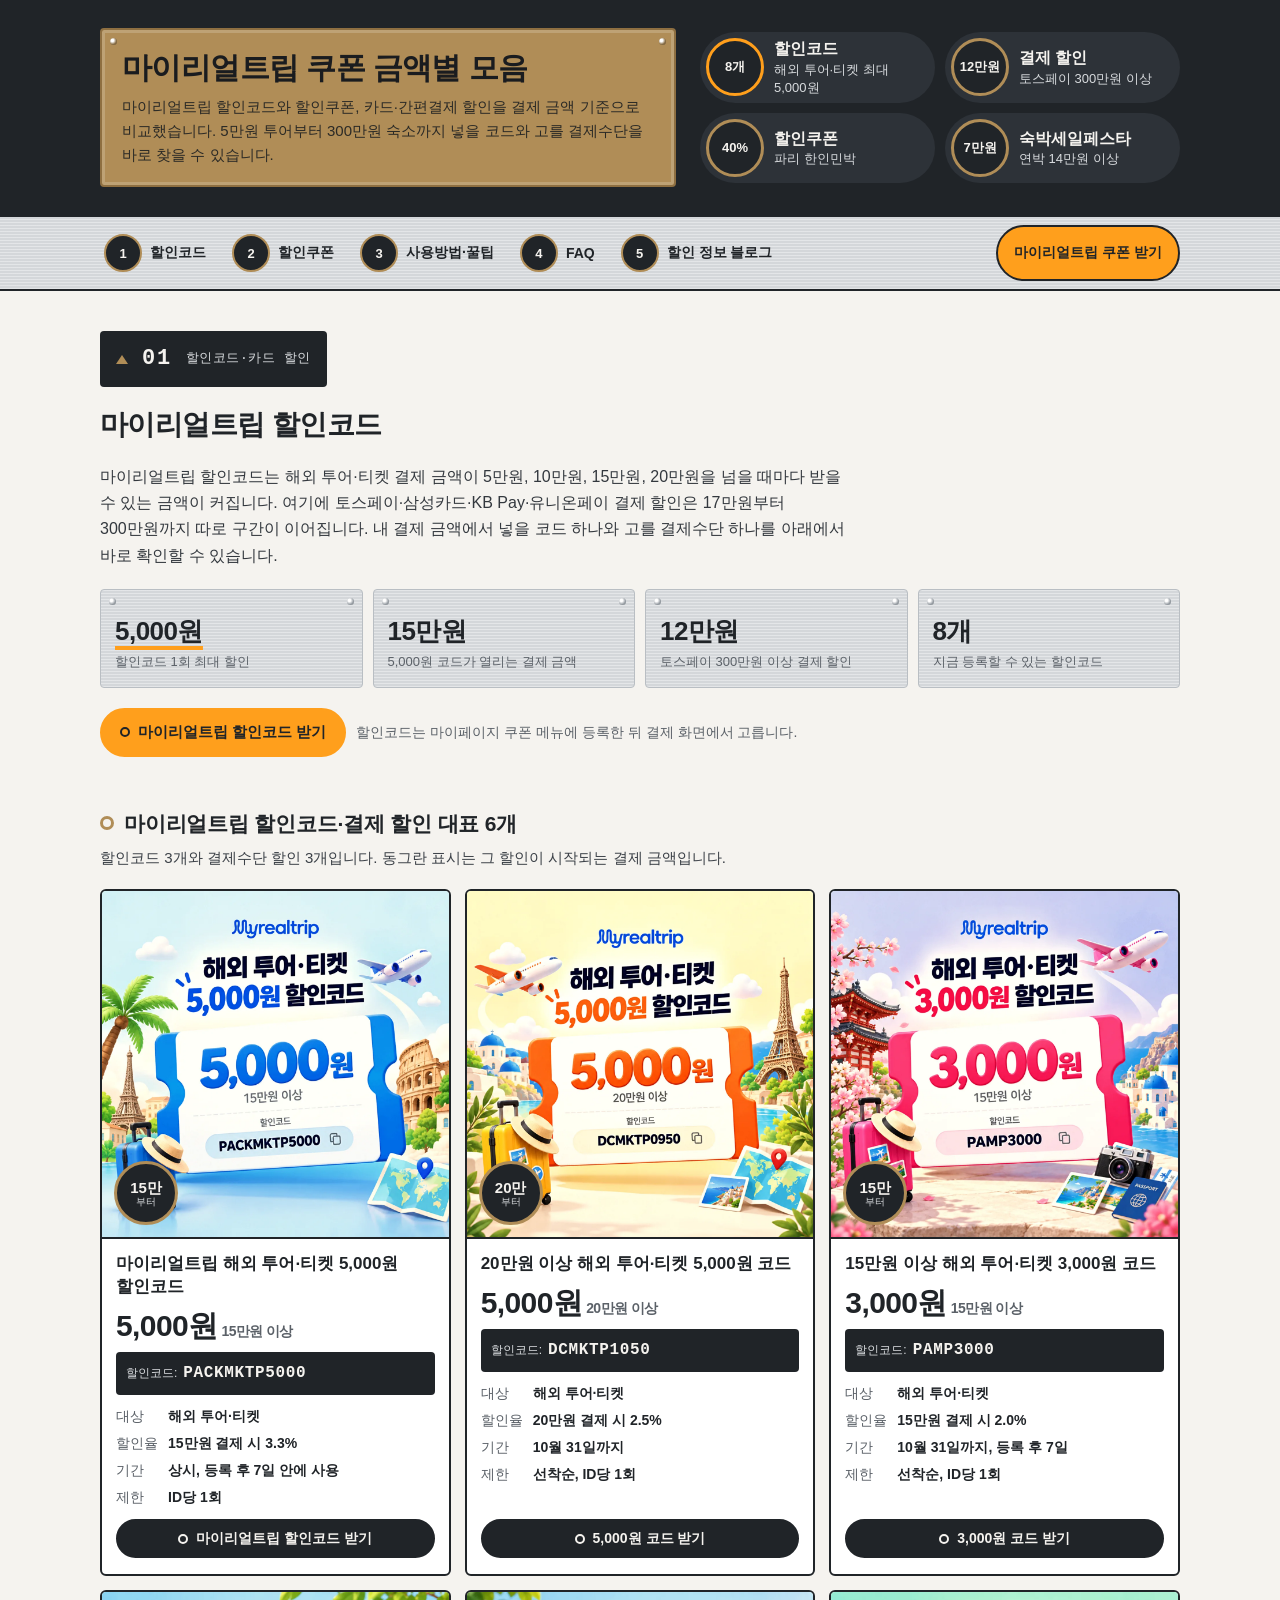
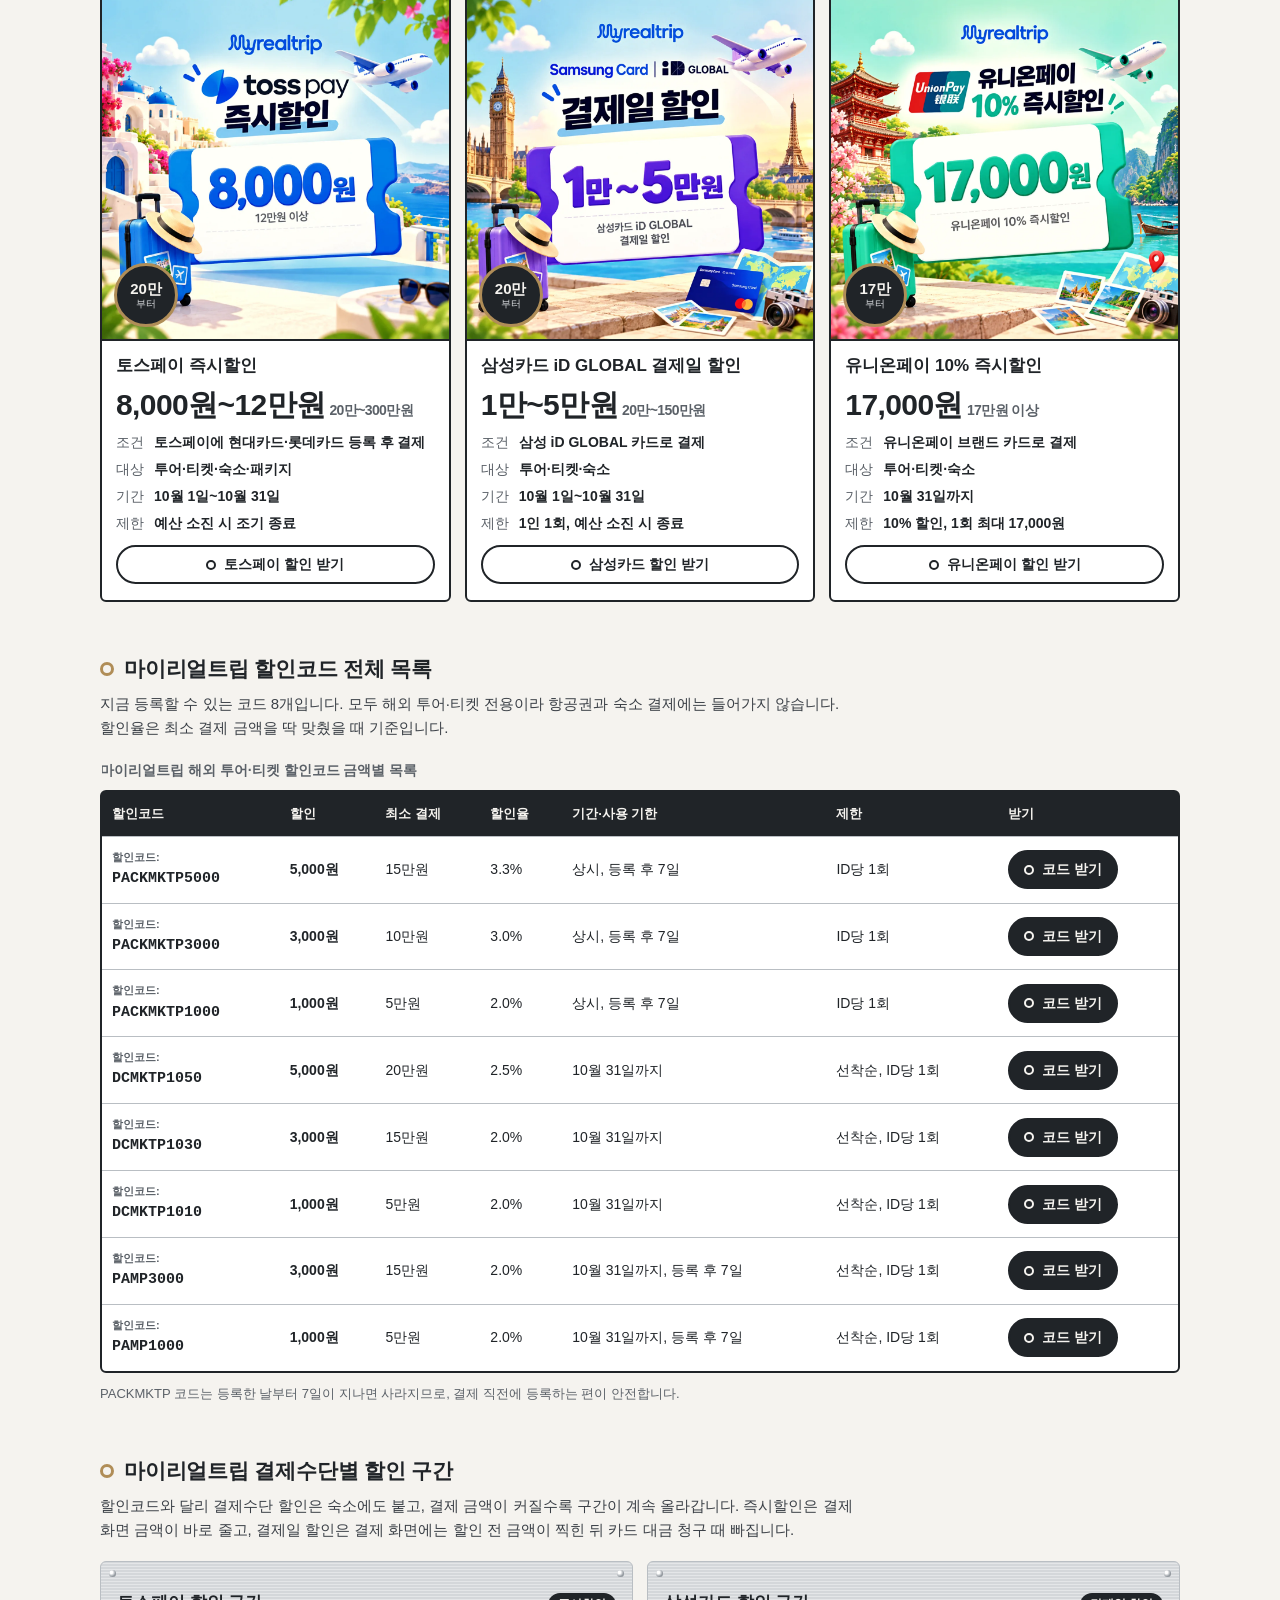
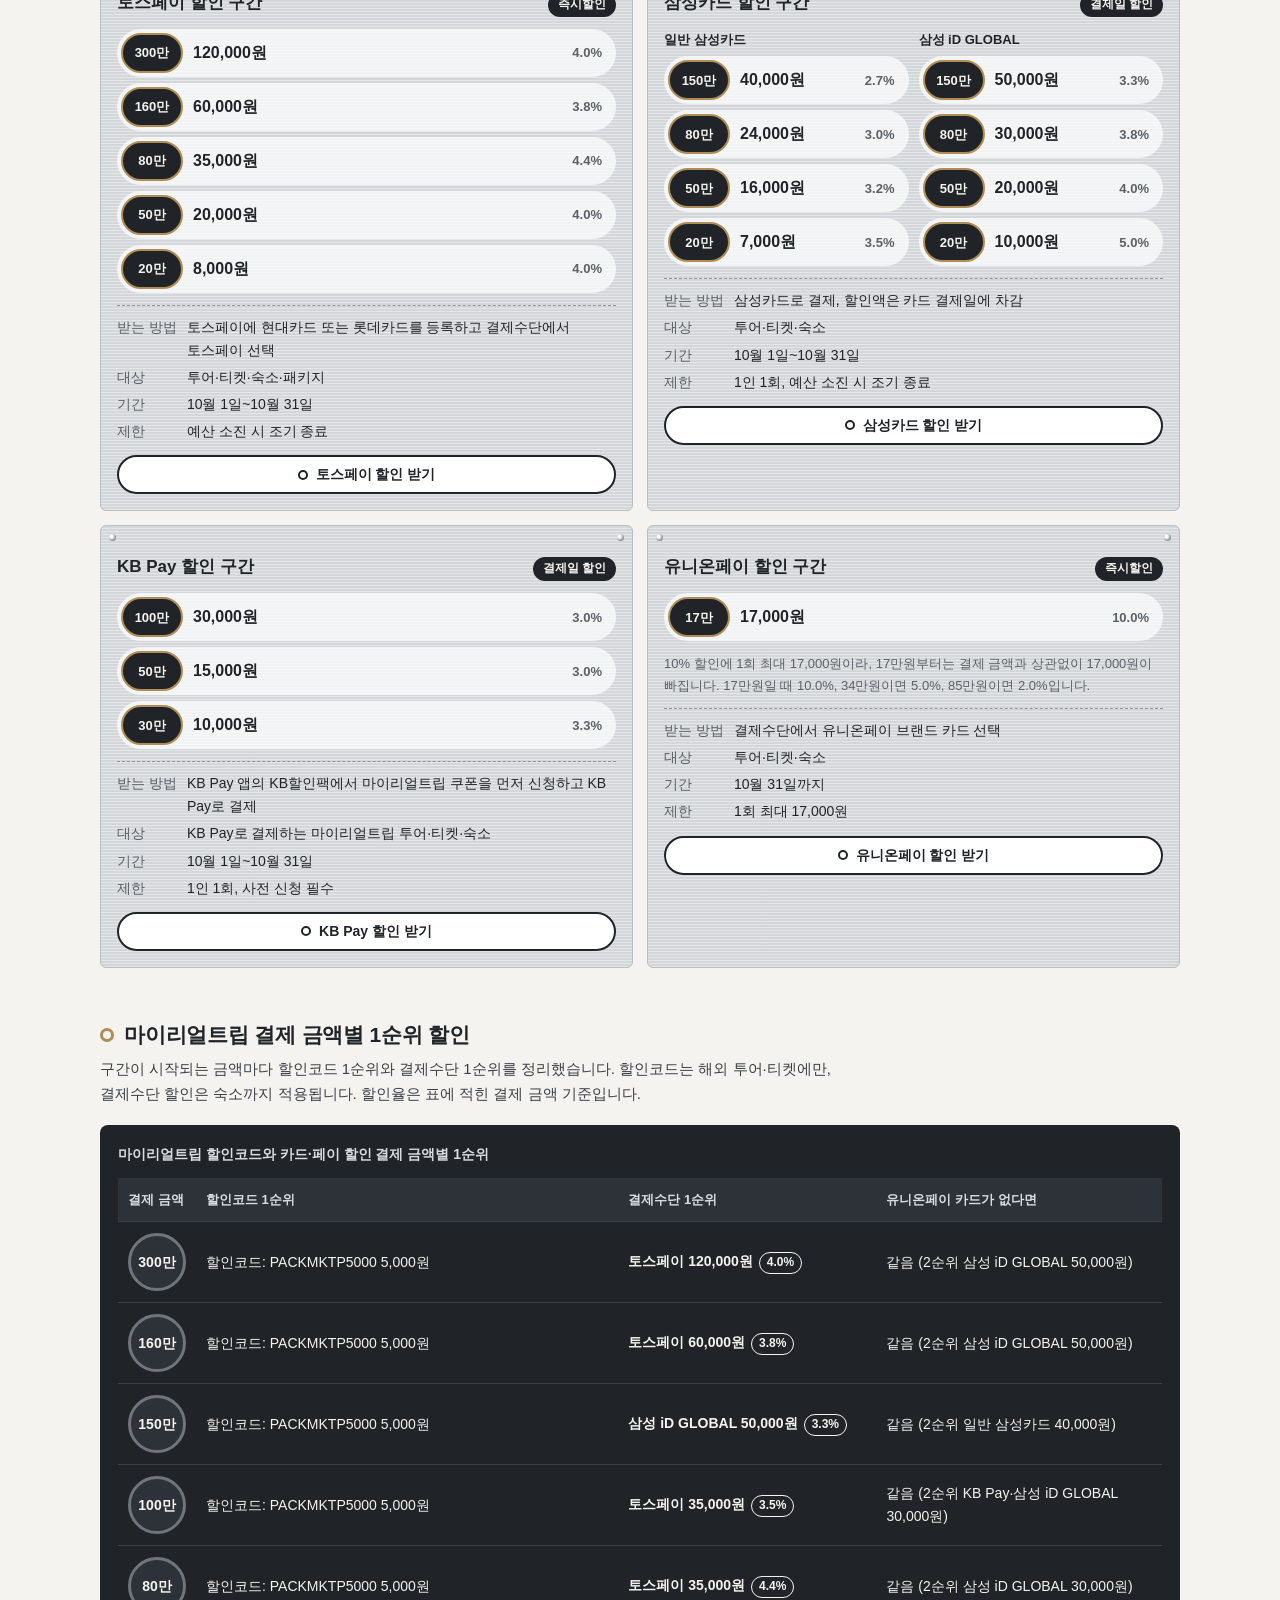
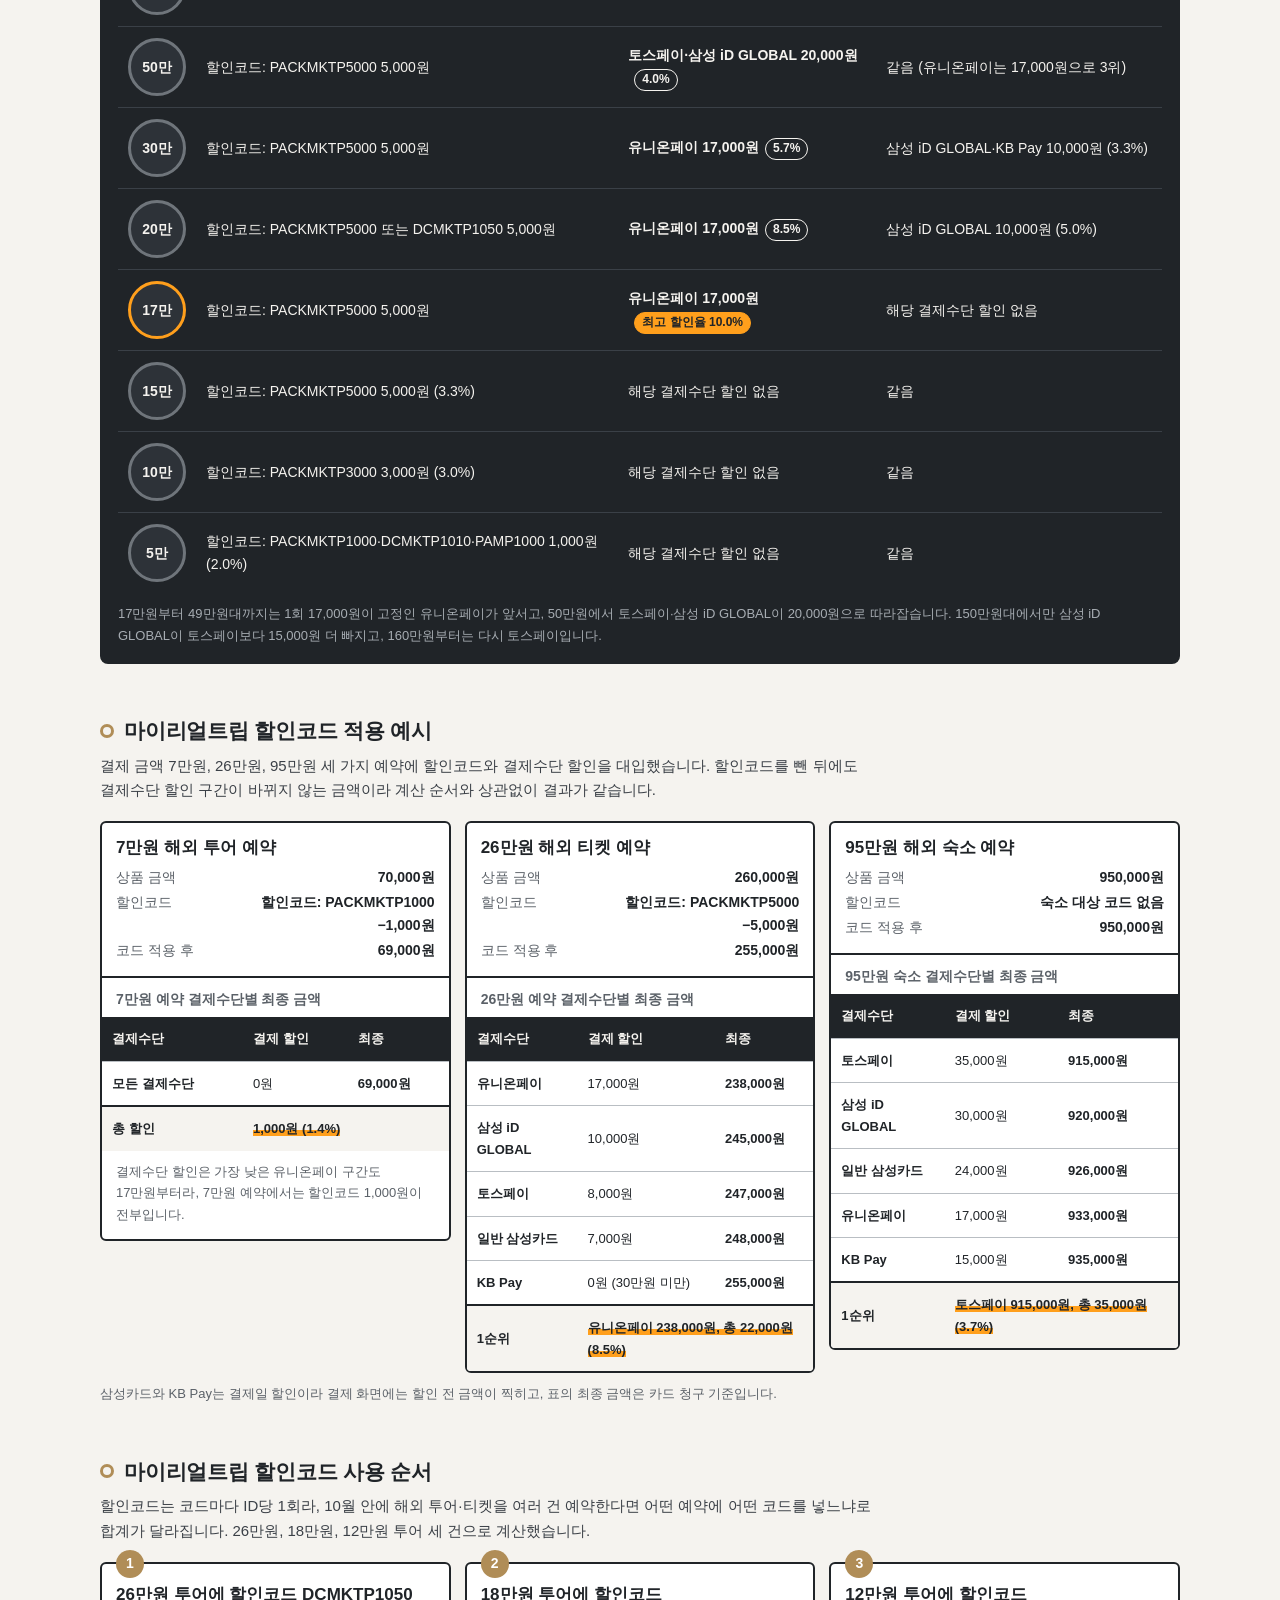
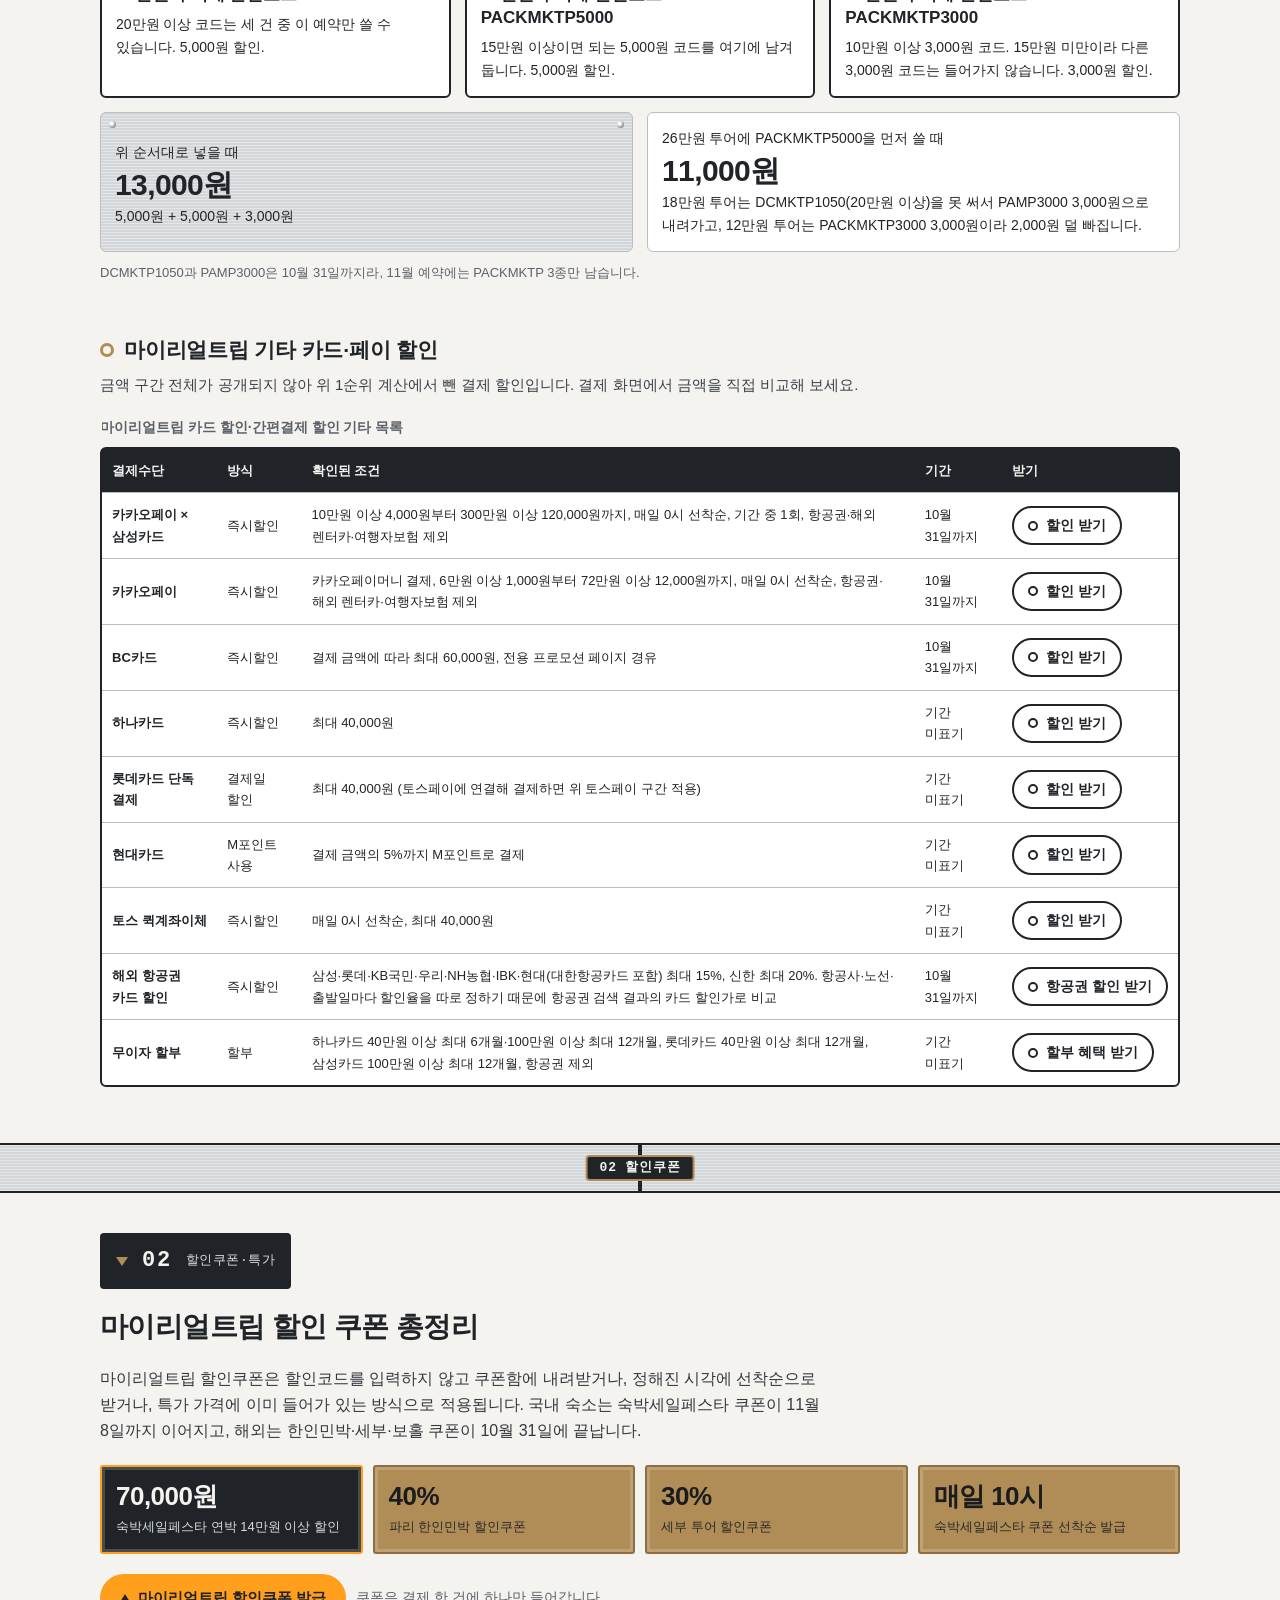
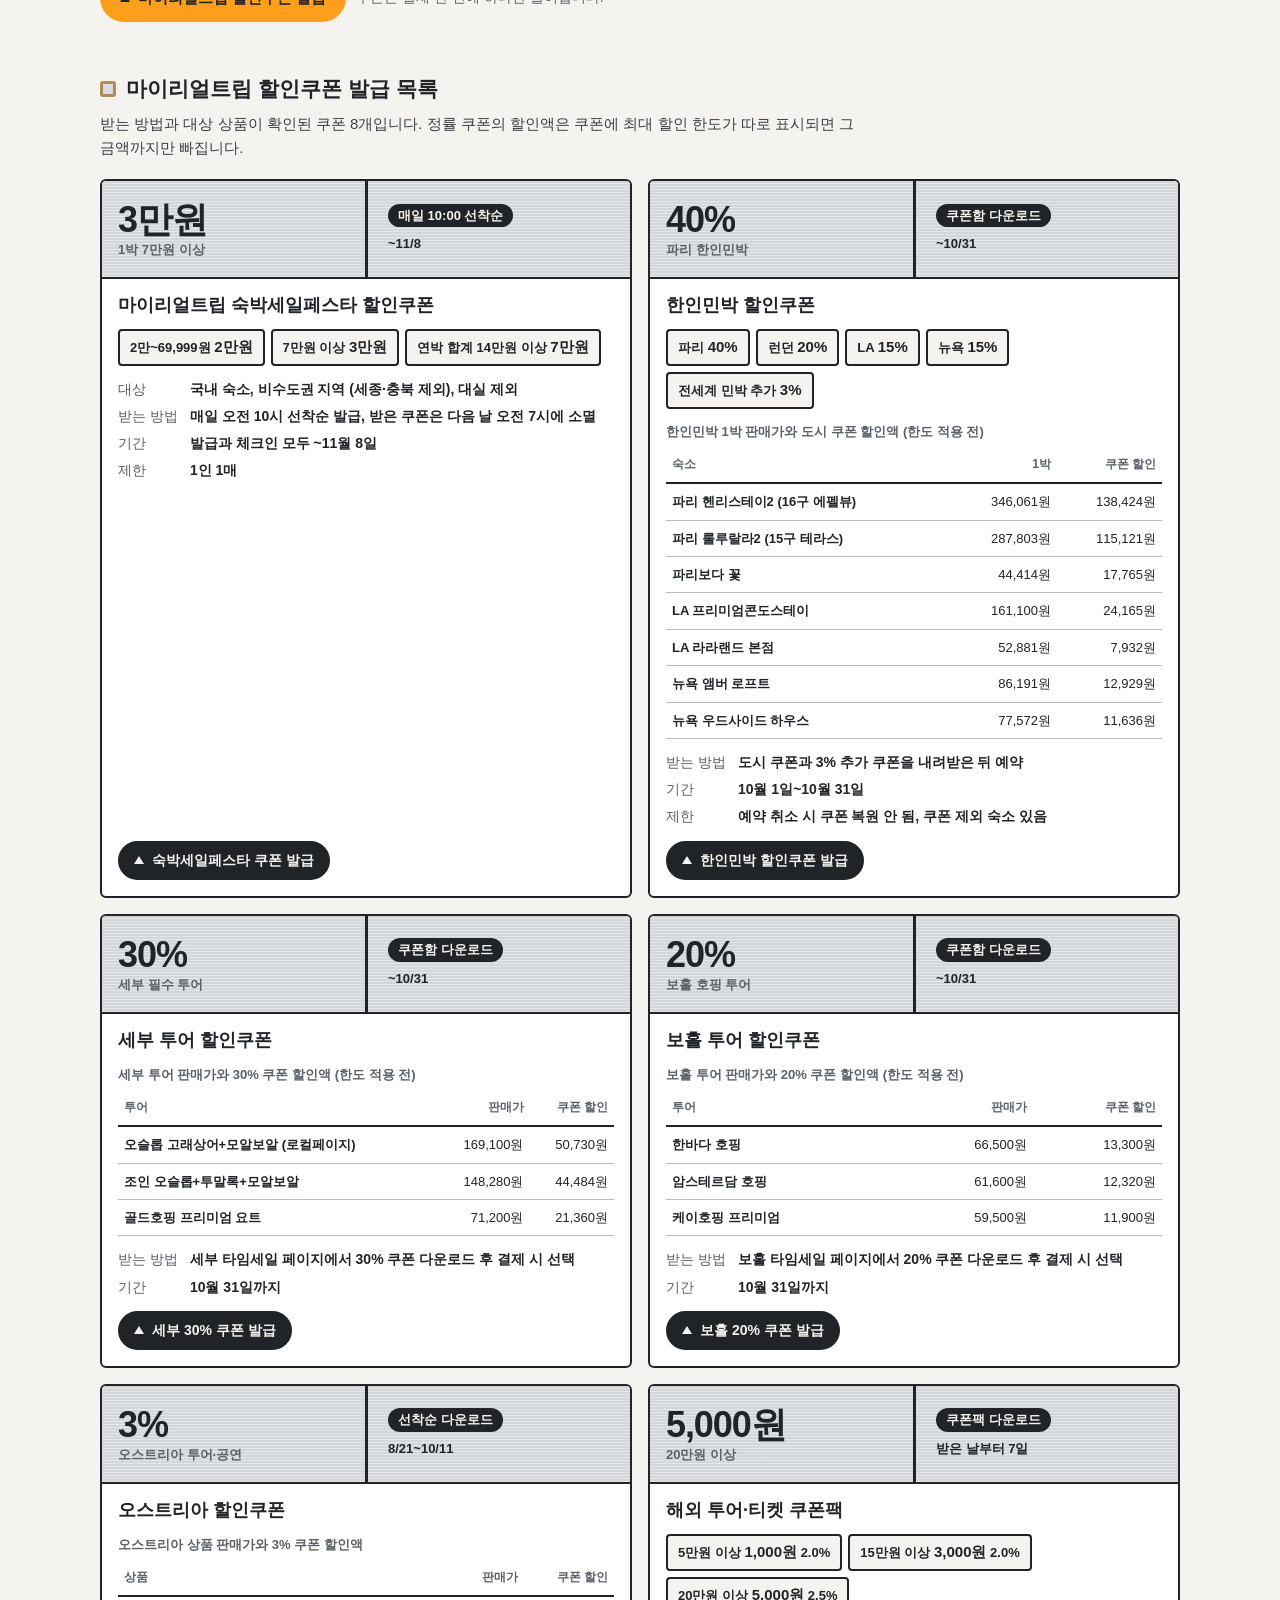
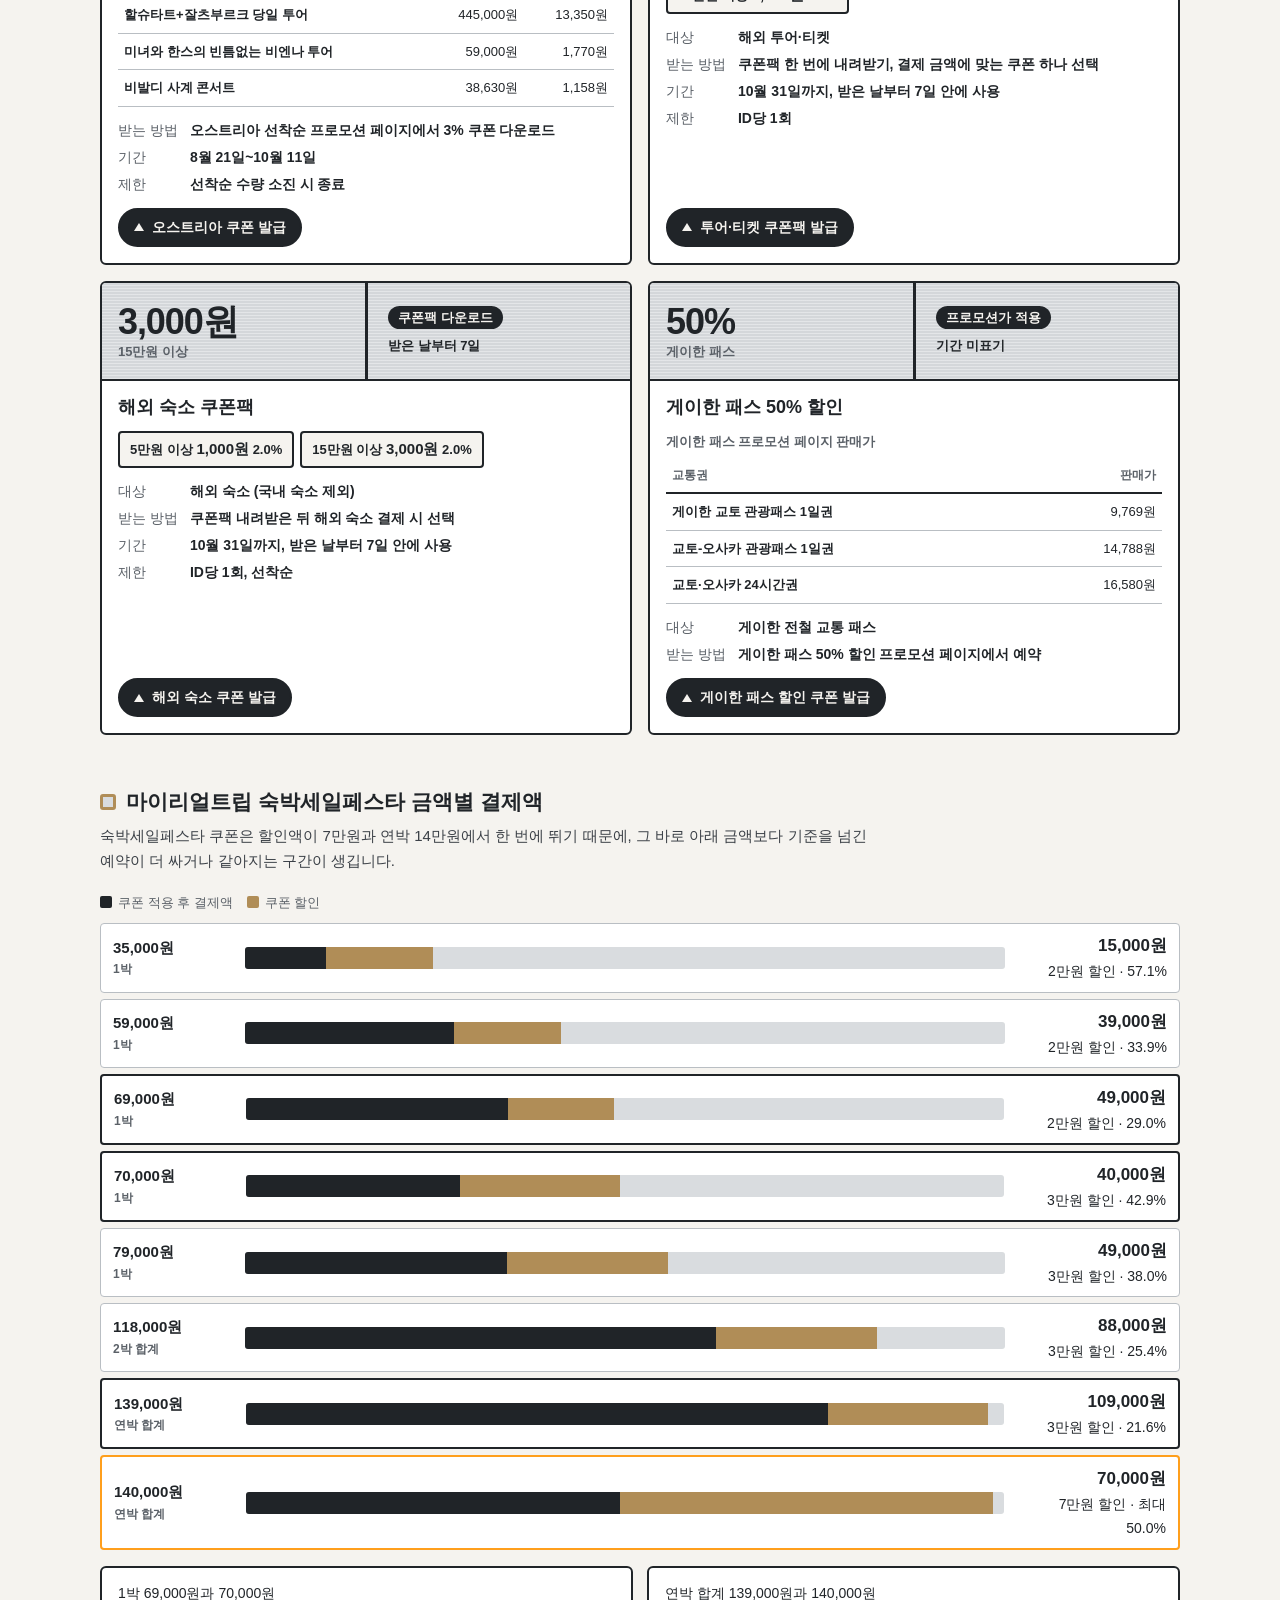
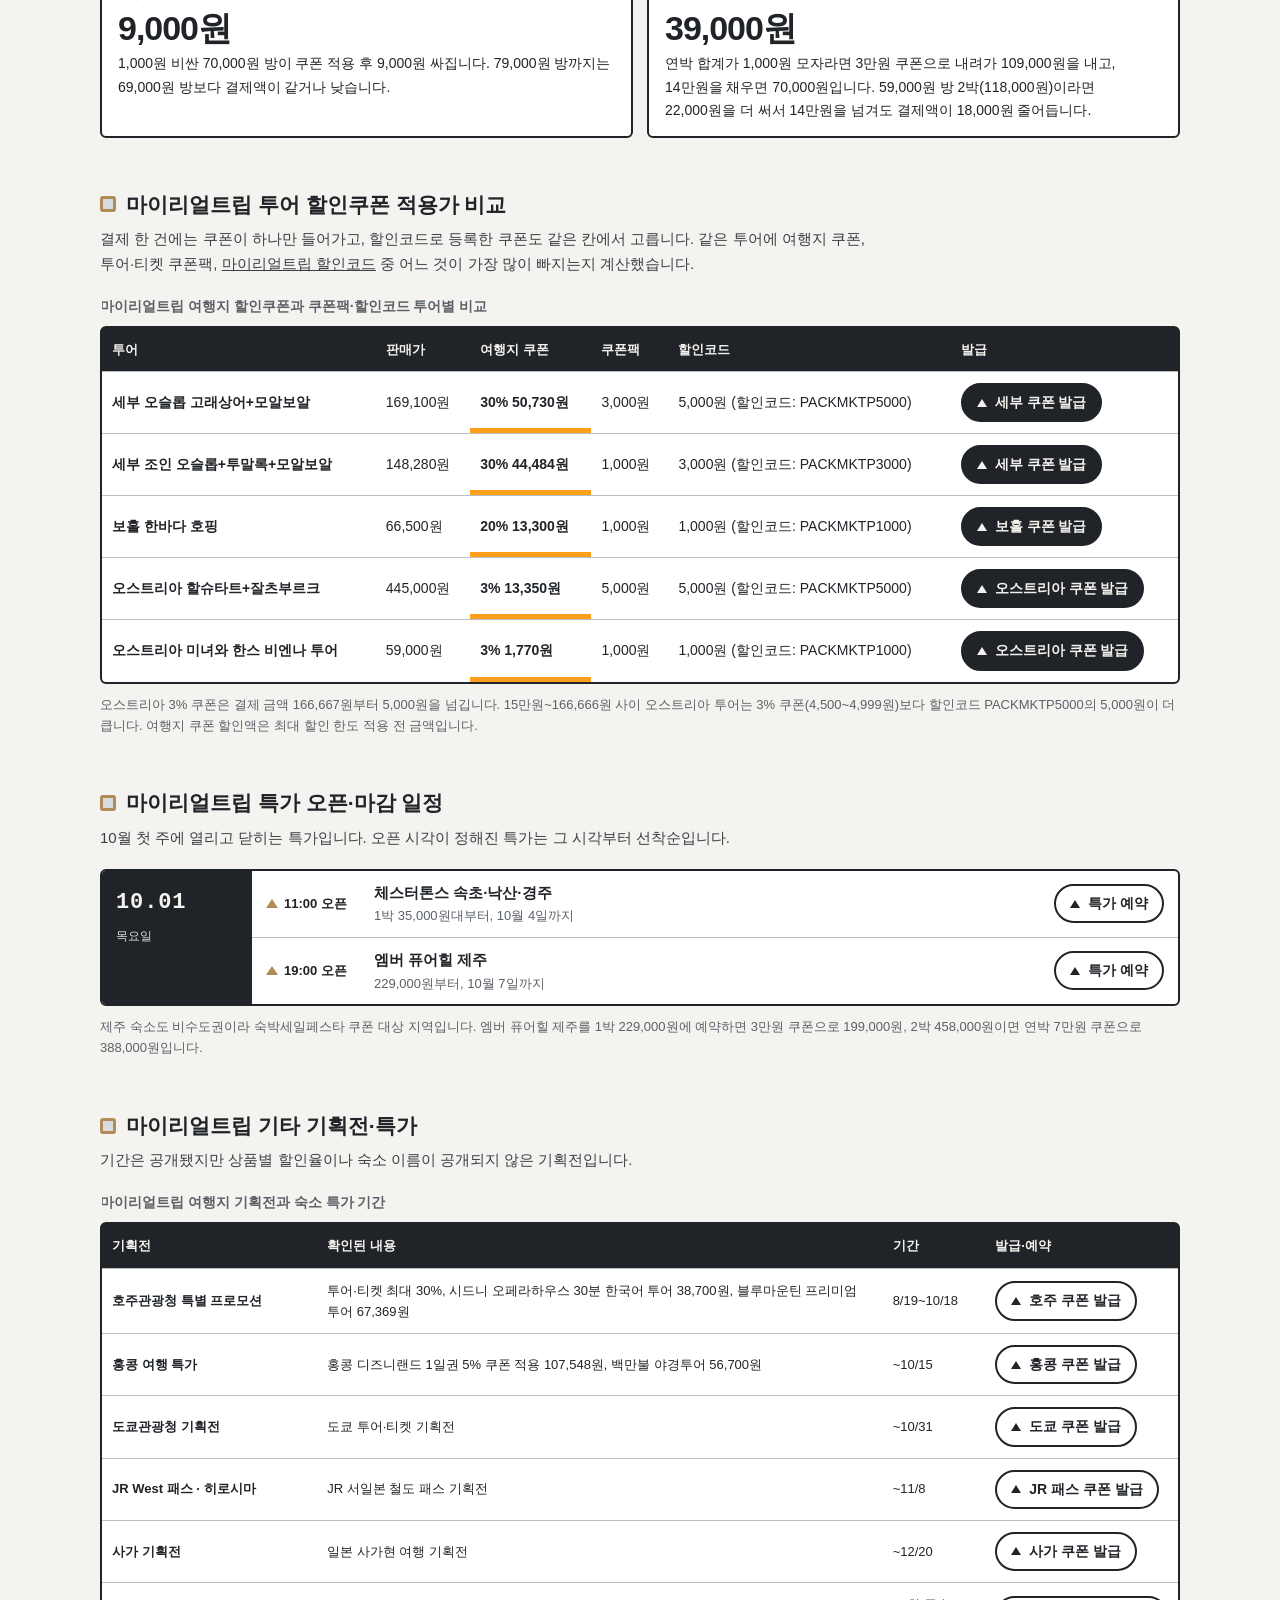
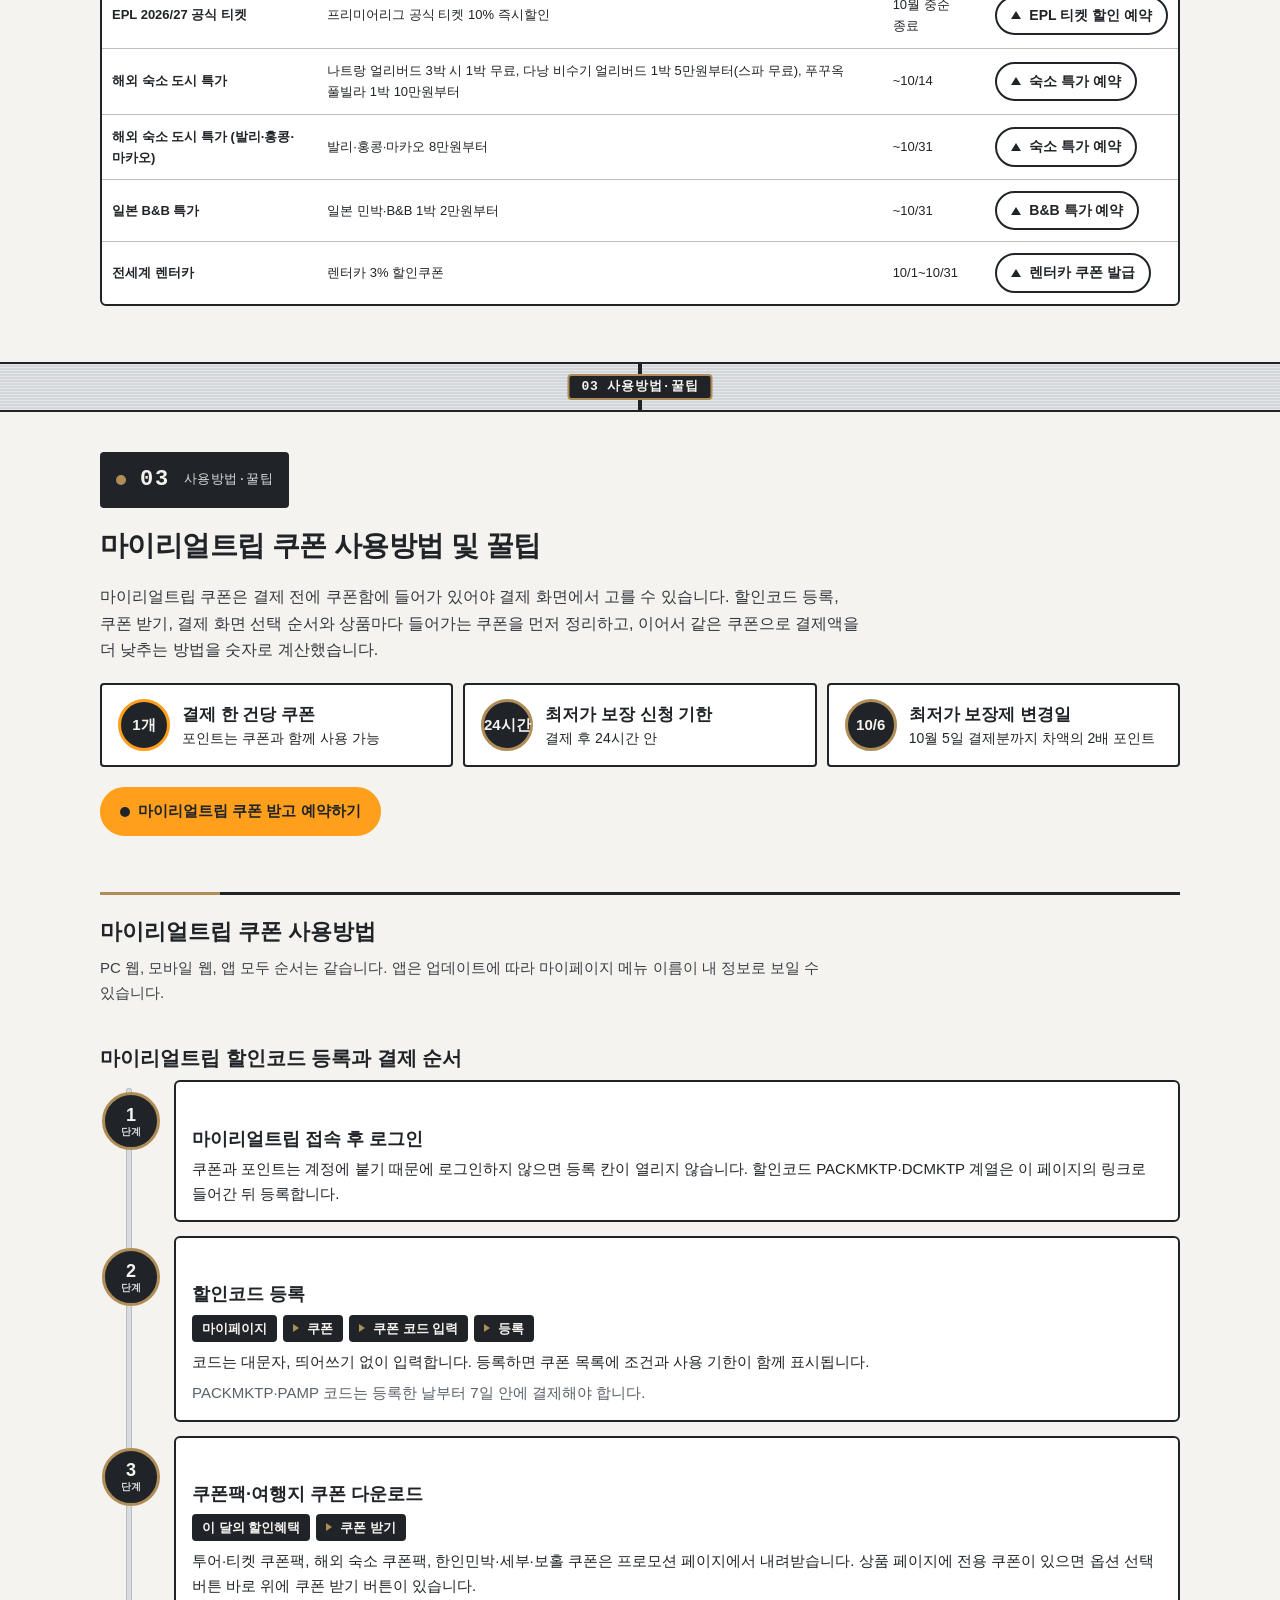
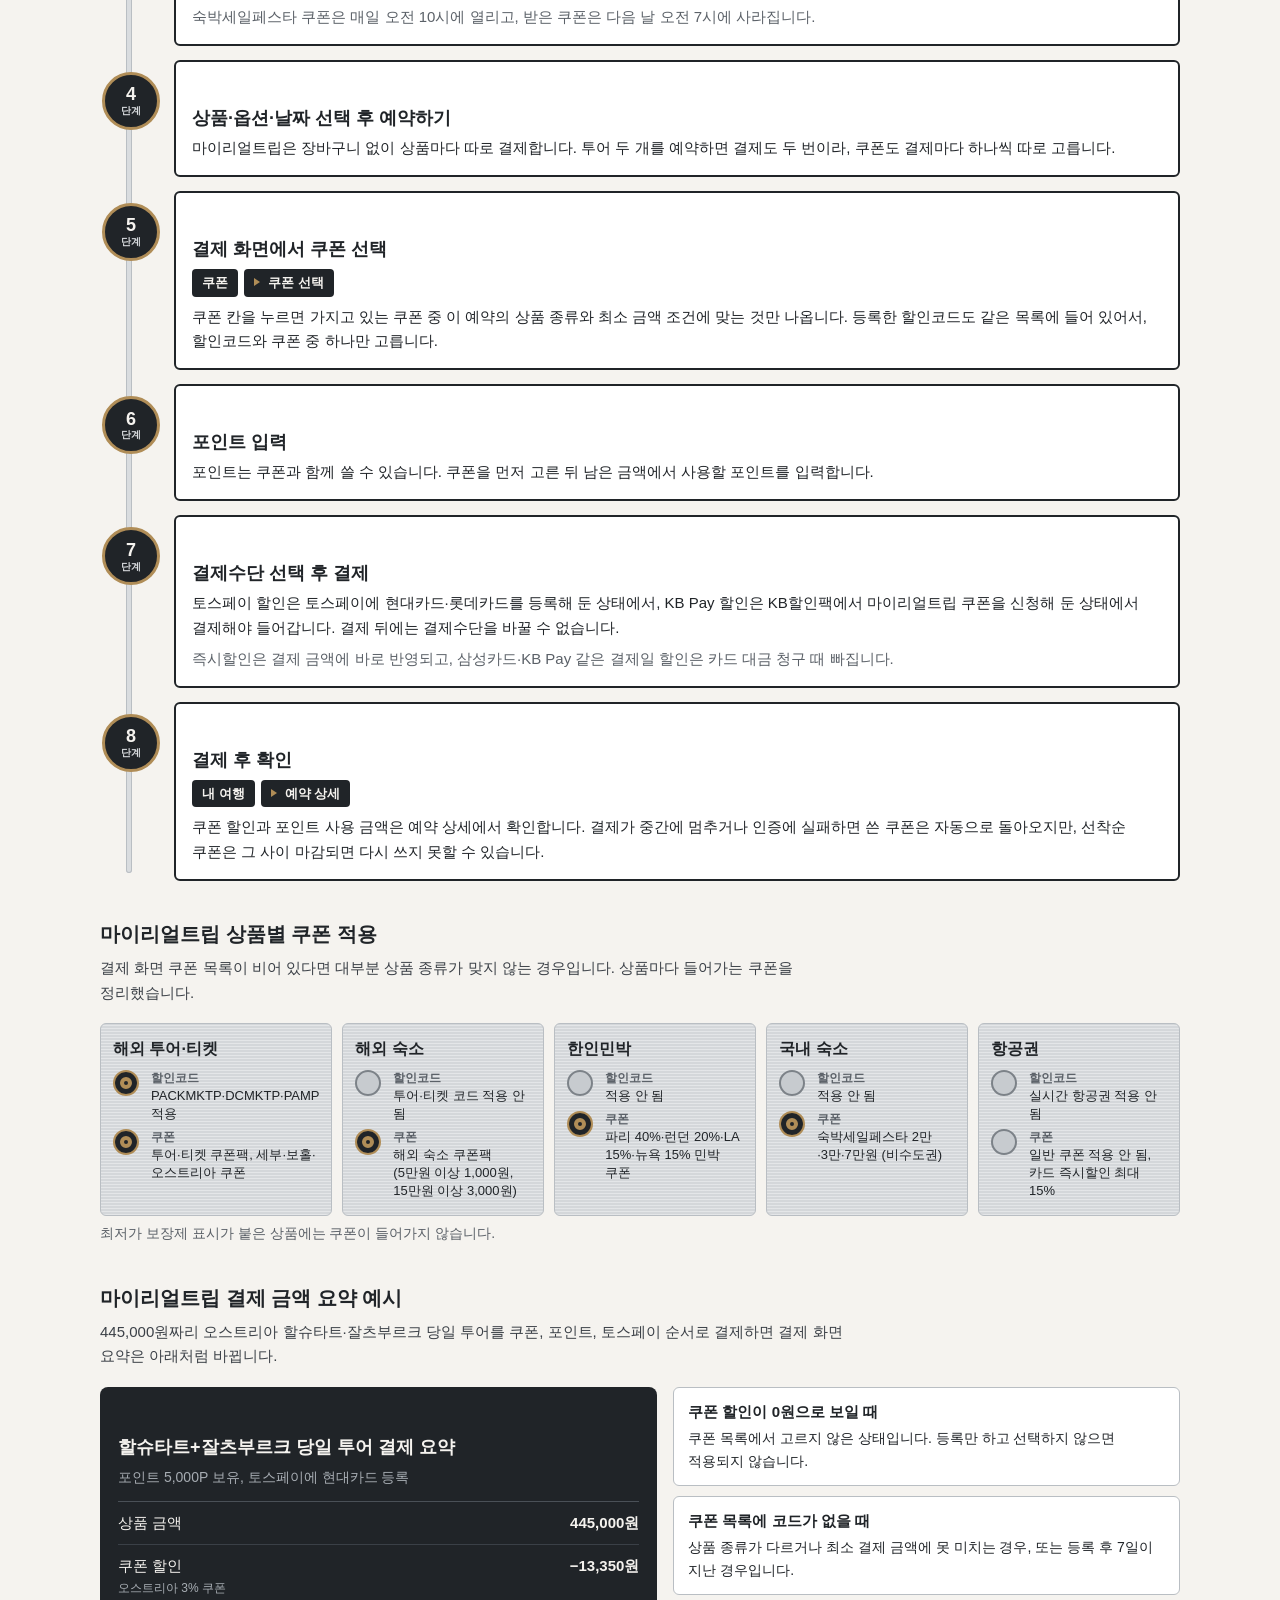
<file: index.html>
<!DOCTYPE html>
<html lang="ko">
<head>
<meta charset="UTF-8">
<meta name="viewport" content="width=device-width, initial-scale=1.0">
<title>마이리얼트립 쿠폰</title>
<meta name="description" content="2026년 10월 마이리얼트립 쿠폰을 한눈에 확인하세요. 현재 사용 가능한 마이리얼트립 할인쿠폰부터 쿠폰 받는 법까지 다양한 정보도 함께 정리되어 있습니다.">
<meta name="naver-site-verification" content="01645d089b9a4037632420ddd9b11f6eb13771e4">
<meta name="robots" content="index,follow,max-image-preview:large">
<link rel="canonical" href="https://mrt.dongbaektour.co.kr/">
<link rel="icon" href="/favicon.png">
<meta property="og:type" content="website">
<meta property="og:site_name" content="마이리얼트립 쿠폰">
<meta property="og:locale" content="ko_KR">
<meta property="og:url" content="https://mrt.dongbaektour.co.kr/">
<meta property="og:title" content="마이리얼트립 쿠폰">
<meta property="og:description" content="2026년 10월 마이리얼트립 쿠폰을 한눈에 확인하세요. 현재 사용 가능한 마이리얼트립 할인쿠폰부터 쿠폰 받는 법까지 다양한 정보도 함께 정리되어 있습니다.">
<meta property="og:image" content="https://mrt.dongbaektour.co.kr/images/og-image.jpg">
<meta name="twitter:card" content="summary_large_image">
<meta name="twitter:title" content="마이리얼트립 쿠폰">
<meta name="twitter:description" content="2026년 10월 마이리얼트립 쿠폰을 한눈에 확인하세요. 현재 사용 가능한 마이리얼트립 할인쿠폰부터 쿠폰 받는 법까지 다양한 정보도 함께 정리되어 있습니다.">
<meta name="twitter:image" content="https://mrt.dongbaektour.co.kr/images/og-image.jpg">
<script type="application/ld+json">
{
  "@context": "https://schema.org",
  "@graph": [
    {
      "@type": "Organization",
      "@id": "https://mrt.dongbaektour.co.kr/#organization",
      "name": "마이리얼트립 쿠폰",
      "url": "https://mrt.dongbaektour.co.kr/"
    },
    {
      "@type": "WebSite",
      "@id": "https://mrt.dongbaektour.co.kr/#website",
      "url": "https://mrt.dongbaektour.co.kr/",
      "name": "마이리얼트립 쿠폰",
      "inLanguage": "ko-KR",
      "publisher": {
        "@id": "https://mrt.dongbaektour.co.kr/#organization"
      }
    },
    {
      "@type": "WebPage",
      "@id": "https://mrt.dongbaektour.co.kr/#webpage",
      "url": "https://mrt.dongbaektour.co.kr/",
      "name": "마이리얼트립 쿠폰 · 할인코드 금액별 모음과 카드 할인",
      "description": "마이리얼트립 쿠폰과 할인코드를 결제 금액별로 정리했습니다. 해외 투어·티켓 할인코드 8개, 토스페이·삼성카드·KB Pay·유니온페이 결제 할인 구간, 숙박세일페스타·한인민박·세부·보홀 할인쿠폰, 쿠폰 사용방법과 꿀팁, FAQ를 한 페이지에서 확인하세요.",
      "isPartOf": {
        "@id": "https://mrt.dongbaektour.co.kr/#website"
      },
      "breadcrumb": {
        "@id": "https://mrt.dongbaektour.co.kr/#breadcrumb"
      },
      "inLanguage": "ko-KR",
      "datePublished": "2026-04-07T17:48:15+09:00",
      "dateModified": "2026-10-01T12:00:00+09:00",
      "publisher": {
        "@id": "https://mrt.dongbaektour.co.kr/#organization"
      }
    },
    {
      "@type": "BreadcrumbList",
      "@id": "https://mrt.dongbaektour.co.kr/#breadcrumb",
      "itemListElement": [
        {
          "@type": "ListItem",
          "position": 1,
          "name": "홈",
          "item": "https://mrt.dongbaektour.co.kr/"
        },
        {
          "@type": "ListItem",
          "position": 2,
          "name": "마이리얼트립 쿠폰",
          "item": "https://mrt.dongbaektour.co.kr/#elv-code"
        }
      ]
    },
    {
      "@type": "ItemList",
      "@id": "https://mrt.dongbaektour.co.kr/#codes",
      "name": "마이리얼트립 할인코드 목록",
      "numberOfItems": 8,
      "itemListElement": [
        {
          "@type": "ListItem",
          "position": 1,
          "name": "PACKMKTP5000",
          "description": "해외 투어·티켓 15만원 이상 5,000원 할인"
        },
        {
          "@type": "ListItem",
          "position": 2,
          "name": "PACKMKTP3000",
          "description": "해외 투어·티켓 10만원 이상 3,000원 할인"
        },
        {
          "@type": "ListItem",
          "position": 3,
          "name": "PACKMKTP1000",
          "description": "해외 투어·티켓 5만원 이상 1,000원 할인"
        },
        {
          "@type": "ListItem",
          "position": 4,
          "name": "DCMKTP1050",
          "description": "해외 투어·티켓 20만원 이상 5,000원 할인"
        },
        {
          "@type": "ListItem",
          "position": 5,
          "name": "DCMKTP1030",
          "description": "해외 투어·티켓 15만원 이상 3,000원 할인"
        },
        {
          "@type": "ListItem",
          "position": 6,
          "name": "DCMKTP1010",
          "description": "해외 투어·티켓 5만원 이상 1,000원 할인"
        },
        {
          "@type": "ListItem",
          "position": 7,
          "name": "PAMP3000",
          "description": "해외 투어·티켓 15만원 이상 3,000원 할인"
        },
        {
          "@type": "ListItem",
          "position": 8,
          "name": "PAMP1000",
          "description": "해외 투어·티켓 5만원 이상 1,000원 할인"
        }
      ]
    }
  ]
}
</script>
<style>
:where(html){scroll-behavior:smooth}
body{margin:0;background:#F5F3EF;color:#202428;font-family:-apple-system,BlinkMacSystemFont,"Apple SD Gothic Neo","Pretendard","Noto Sans KR",sans-serif}
[id]{scroll-margin-top:76px}
.elh{background:#202428;color:#F5F3EF;padding:28px 16px 30px;word-break:keep-all}
.elh-in{max-width:1080px;margin:0 auto;display:grid;grid-template-columns:1.2fr 1fr;gap:24px;align-items:center}
.elh-plate{background:#B08D57;color:#1a1c1f;border-radius:4px;padding:18px 20px;border:2px solid #8e6f41;box-shadow:inset 0 0 0 3px rgba(255,255,255,.18);position:relative}
.elh-plate::before,.elh-plate::after{content:"";position:absolute;top:8px;width:7px;height:7px;border-radius:50%;background:radial-gradient(circle at 35% 35%,#fff 0 20%,#8a7048 60%,#5c4a2f 100%)}
.elh-plate::before{left:8px}.elh-plate::after{right:8px}
.elh h1{margin:0;font-size:30px;font-weight:800;letter-spacing:-.02em;line-height:1.3}
.elh-plate p{margin:8px 0 0;font-size:15px;line-height:1.6;color:#2b2a26}
.elh-panel{display:grid;grid-template-columns:repeat(2,1fr);gap:10px}
.elh-panel div{display:flex;gap:10px;align-items:center;background:#2d3238;border-radius:999px;padding:6px 14px 6px 6px}
.elh-panel b{flex:none;width:52px;height:52px;border-radius:50%;background:#202428;border:3px solid #B08D57;display:flex;align-items:center;justify-content:center;font-size:13px;color:#F5F3EF;text-align:center;line-height:1.1}
.elh-panel div.elh-top b{border-color:#FF9F1C}
.elh-panel p{margin:0;font-size:13px;line-height:1.4;color:#D9DCDF}
.elh-panel p strong{display:block;font-size:16px;color:#F5F3EF}
.eln{position:sticky;top:0;z-index:20;background:#D9DCDF;background-image:repeating-linear-gradient(0deg,rgba(255,255,255,.28) 0 1px,rgba(0,0,0,.025) 1px 3px);border-bottom:2px solid #202428}
.eln-in{max-width:1080px;margin:0 auto;display:flex;gap:8px;align-items:center;padding:8px 16px;overflow-x:auto;scrollbar-width:none}
.eln-in::-webkit-scrollbar{display:none}
.eln a{flex:none;display:inline-flex;align-items:center;gap:8px;min-height:44px;padding:4px 14px 4px 4px;border-radius:999px;text-decoration:none;color:#202428;font-weight:700;font-size:14px;white-space:nowrap}
.eln a span{width:34px;height:34px;border-radius:50%;background:#202428;color:#F5F3EF;border:2px solid #B08D57;display:inline-flex;align-items:center;justify-content:center;font-size:13px}
.eln a.eln-cta{margin-left:auto;background:#FF9F1C;padding:4px 16px;border:2px solid #202428}
.eld{height:46px;background:#D9DCDF;background-image:repeating-linear-gradient(0deg,rgba(255,255,255,.28) 0 1px,rgba(0,0,0,.025) 1px 3px);border-top:2px solid #202428;border-bottom:2px solid #202428;position:relative}
.eld::before{content:"";position:absolute;left:50%;top:0;bottom:0;width:4px;margin-left:-2px;background:#202428}
.eld span{position:absolute;left:50%;top:50%;transform:translate(-50%,-50%);background:#202428;color:#F5F3EF;border:2px solid #B08D57;border-radius:4px;padding:2px 12px;font:700 13px/1.4 ui-monospace,SFMono-Regular,Menlo,Consolas,monospace;letter-spacing:.06em;white-space:nowrap}
.elz{background:#202428;color:#D9DCDF;padding:36px 16px 28px;word-break:keep-all;font-size:14px;line-height:1.7}
.elz-in{max-width:1080px;margin:0 auto;display:grid;grid-template-columns:1.4fr 1fr 1fr;gap:28px}
.elz-t{margin:0 0 8px;font-size:15px;font-weight:800;color:#F5F3EF}
.elz p{margin:0}
.elz ul{list-style:none;margin:0;padding:0;display:grid;gap:4px}
.elz a{color:#D9DCDF}
.elz-btm{max-width:1080px;margin:26px auto 0;padding-top:16px;border-top:1px solid #3a4047;display:flex;flex-wrap:wrap;justify-content:space-between;gap:10px;color:#a7adb3;font-size:13px}
.elz-top{display:inline-flex;align-items:center;gap:8px;min-height:40px;padding:4px 14px;border-radius:999px;border:2px solid #B08D57;color:#F5F3EF!important;text-decoration:none;font-weight:700}
@media (max-width:860px){.elh-in{grid-template-columns:1fr}.elz-in{grid-template-columns:1fr 1fr}.elz-in>div:first-child{grid-column:1/-1}}
@media (max-width:640px){.elh h1{font-size:24px}.elh-panel{grid-template-columns:1fr}.elz-in{grid-template-columns:1fr}.eln a.eln-cta{margin-left:0}}


.elv{--bg:#F5F3EF;--ink:#202428;--steel:#D9DCDF;--brass:#B08D57;--amber:#FF9F1C;--sub:#5B6168;--line:#B9BEC3;background:var(--bg);color:var(--ink);font-family:-apple-system,BlinkMacSystemFont,"Apple SD Gothic Neo","Pretendard","Noto Sans KR",sans-serif;line-height:1.65;padding:40px 16px 56px;word-break:keep-all;overflow-wrap:break-word}
.elv :where(h2,h3,h4,p,ul,ol,dl,dd,figure,table,caption){margin:0;padding:0}
.elv :where(ul,ol){list-style:none}
.elv :where(a){color:inherit}
.elv :where(img){display:block;max-width:100%}
.elv *,.elv *::before,.elv *::after{box-sizing:border-box}
.elv-in{max-width:1080px;margin:0 auto}
.elv-mono{font-family:ui-monospace,SFMono-Regular,Menlo,Consolas,monospace}
.elv-steel{background-color:var(--steel);background-image:repeating-linear-gradient(0deg,rgba(255,255,255,.28) 0 1px,rgba(0,0,0,.025) 1px 3px)}
.elv-screw{position:relative}
.elv-screw::before,.elv-screw::after{content:"";position:absolute;top:8px;width:7px;height:7px;border-radius:50%;background:radial-gradient(circle at 35% 35%,#fff 0 20%,#9aa0a6 60%,#6f757b 100%)}
.elv-screw::before{left:8px}
.elv-screw::after{right:8px}
.elv-head{display:grid;grid-template-columns:1fr;gap:20px;margin-bottom:28px}
.elv-ind{display:flex;align-items:center;gap:14px;background:var(--ink);color:var(--bg);border-radius:4px;padding:10px 16px;width:max-content;max-width:100%}
.elv-ind b{font-size:22px;letter-spacing:.08em;font-weight:700}
.elv-ind span{font-size:13px;letter-spacing:.04em;color:var(--steel)}
.elv-ind i{width:0;height:0;border-left:6px solid transparent;border-right:6px solid transparent;border-bottom:9px solid var(--brass)}
.elv h2{font-size:28px;font-weight:800;letter-spacing:-.02em;line-height:1.3}
.elv-lead{font-size:16px;color:#33383e;max-width:760px}
.elv-kpi{display:grid;grid-template-columns:repeat(4,1fr);gap:10px}
.elv-kpi>div{border-radius:4px;padding:26px 14px 14px;border:1px solid var(--line)}
.elv-kpi p:first-child{font-size:26px;font-weight:800;letter-spacing:-.02em;line-height:1.2}
.elv-kpi p:last-child{font-size:13px;color:var(--sub);margin-top:4px}
.elv-kpi .elv-top p:first-child{color:var(--ink);text-decoration:underline;text-decoration-color:var(--amber);text-decoration-thickness:4px;text-underline-offset:6px}
.elv-btn{display:inline-flex;align-items:center;justify-content:center;gap:8px;min-height:44px;padding:10px 18px;border-radius:999px;border:2px solid var(--ink);background:var(--ink);color:var(--bg);font-weight:700;font-size:15px;text-decoration:none;text-align:center}
.elv-btn::before{content:"";width:10px;height:10px;border-radius:50%;border:2px solid currentColor;flex:none}
.elv-btn-main{background:var(--amber);border-color:var(--amber);color:var(--ink)}
.elv-btn-line{background:#fff;color:var(--ink)}
.elv-btn-sm{min-height:36px;padding:6px 14px;font-size:14px;white-space:nowrap}
.elv-cta{display:flex;flex-wrap:wrap;gap:10px;align-items:center}
.elv-cta p{font-size:14px;color:var(--sub)}
.elv-blk{margin-top:52px}
.elv h3{font-size:21px;font-weight:800;letter-spacing:-.01em;line-height:1.4;display:flex;align-items:center;gap:10px;margin-bottom:8px}
.elv h3::before{content:"";flex:none;width:14px;height:14px;border-radius:50%;border:3px solid var(--brass);background:var(--bg)}
.elv-desc{color:#3b4047;font-size:15px;margin-bottom:18px;max-width:780px}
.elv-grid6{display:grid;grid-template-columns:repeat(3,1fr);gap:14px}
.elv-card{background:#fff;border:2px solid var(--ink);border-radius:6px;display:flex;flex-direction:column;overflow:hidden}
.elv-card figure{position:relative;border-bottom:2px solid var(--ink);background:var(--steel)}
.elv-card img{width:100%;height:auto;aspect-ratio:1/1;object-fit:cover;color:transparent;font-size:0}
.elv-fl{position:absolute;left:12px;bottom:12px;width:64px;height:64px;border-radius:50%;background:var(--ink);color:var(--bg);display:flex;flex-direction:column;align-items:center;justify-content:center;border:3px solid var(--brass);line-height:1.1;text-align:center}
.elv-fl b{font-size:15px}
.elv-fl span{font-size:10px;color:var(--steel)}
.elv-cbody{padding:14px 14px 16px;display:flex;flex-direction:column;gap:10px;flex:1}
.elv h4{font-size:17px;font-weight:800;line-height:1.35}
.elv-amt{font-size:30px;font-weight:800;letter-spacing:-.02em;line-height:1.1}
.elv-amt small{font-size:14px;font-weight:600;color:var(--sub);margin-left:4px}
.elv-code{display:flex;flex-wrap:wrap;align-items:center;gap:6px;background:var(--ink);color:var(--bg);border-radius:4px;padding:8px 10px}
.elv-code span{font-size:12px;color:var(--steel)}
.elv-code code{font-family:ui-monospace,SFMono-Regular,Menlo,Consolas,monospace;font-size:16px;font-weight:700;letter-spacing:.04em;user-select:all;-webkit-user-select:all;word-break:keep-all}
.elv-dl{display:grid;grid-template-columns:auto 1fr;gap:4px 10px;font-size:14px}
.elv-dl dt{color:var(--sub)}
.elv-dl dd{font-weight:600}
.elv-tag{display:inline-block;font-size:12px;font-weight:700;border:1px solid var(--ink);border-radius:999px;padding:1px 9px;margin:0 4px 4px 0;background:var(--bg)}
.elv-card .elv-btn{margin-top:auto}
.elv-tbl{width:100%;border-collapse:separate;border-spacing:0;background:#fff;border:2px solid var(--ink);border-radius:6px;overflow:hidden;font-size:14px}
.elv-tbl caption{caption-side:top;text-align:left;font-weight:700;font-size:14px;color:var(--sub);padding:0 0 8px}
.elv-tbl th,.elv-tbl td{padding:11px 10px;border-bottom:1px solid var(--line);text-align:left;vertical-align:middle}
.elv-tbl thead th{background:var(--ink);color:var(--bg);font-size:13px;font-weight:700;white-space:nowrap}
.elv-tbl tbody tr:last-child>*{border-bottom:0}
.elv-tbl code{font-family:ui-monospace,SFMono-Regular,Menlo,Consolas,monospace;font-weight:700;font-size:15px;user-select:all;-webkit-user-select:all}
.elv-lbl{display:block;font-size:11px;color:var(--sub);font-weight:600}
.elv-num{font-weight:800;white-space:nowrap}
.elv-pays{display:grid;grid-template-columns:repeat(2,1fr);gap:14px}
.elv-pay{border-radius:6px;border:1px solid var(--line);padding:30px 16px 16px;display:flex;flex-direction:column;gap:12px}
.elv-pay-h{display:flex;flex-wrap:wrap;align-items:baseline;justify-content:space-between;gap:6px}
.elv-kind{font-size:12px;font-weight:700;background:var(--ink);color:var(--bg);border-radius:999px;padding:2px 10px}
.elv-stack{display:flex;flex-direction:column-reverse;gap:6px}
.elv-stack>div{display:grid;grid-template-columns:62px 1fr auto;align-items:center;gap:10px;background:rgba(255,255,255,.7);border-radius:999px;padding:4px 14px 4px 4px}
.elv-stack dt{width:62px;height:40px;border-radius:999px;background:var(--ink);color:var(--bg);display:flex;align-items:center;justify-content:center;font-weight:700;font-size:13px;border:2px solid var(--brass)}
.elv-stack dd{font-weight:800;font-size:16px}
.elv-stack dd+dd{font-weight:600;font-size:13px;color:var(--sub)}
.elv-cols{display:grid;grid-template-columns:1fr 1fr;gap:10px}
.elv-cols p{font-size:13px;font-weight:700;margin-bottom:6px}
.elv-meta{font-size:14px;display:grid;grid-template-columns:auto 1fr;gap:4px 10px;border-top:1px dashed #8d9399;padding-top:10px}
.elv-meta dt{color:var(--sub)}
.elv-dir{background:var(--ink);border-radius:8px;padding:18px;color:var(--bg)}
.elv-dir .elv-tbl{background:transparent;border:0;color:var(--bg)}
.elv-dir .elv-tbl caption{color:var(--steel);padding:0 0 12px}
.elv-dir .elv-tbl thead th{background:#2d3238;color:var(--steel)}
.elv-dir .elv-tbl th,.elv-dir .elv-tbl td{border-bottom:1px solid #3a4047}
.elv-dir .elv-lbl{color:#a7adb3}
.elv-flr{display:inline-flex;align-items:center;justify-content:center;width:58px;height:58px;border-radius:50%;border:3px solid #6f757b;background:#2d3238;font-weight:800;font-size:14px;color:var(--bg)}
.elv-dir tr.elv-hi .elv-flr{border-color:var(--amber)}
.elv-best{font-weight:800}
.elv-rate{display:inline-block;margin-left:6px;font-size:12px;font-weight:700;border:1px solid currentColor;border-radius:999px;padding:0 7px}
.elv-note{font-size:13px;color:var(--sub);margin-top:10px}
.elv-dir .elv-note{color:#a7adb3}
.elv-ex{display:grid;grid-template-columns:repeat(3,1fr);gap:14px;align-items:start}
.elv-exc{background:#fff;border:2px solid var(--ink);border-radius:6px;overflow:hidden}
.elv-exh{padding:14px;border-bottom:2px solid var(--ink)}
.elv-exh h4{margin-bottom:6px}
.elv-exh dl{display:grid;grid-template-columns:auto 1fr;gap:2px 10px;font-size:14px}
.elv-exh dt{color:var(--sub)}
.elv-exh dd{font-weight:700;text-align:right}
.elv-exc .elv-tbl{border:0;border-radius:0;font-size:13px}
.elv-exc .elv-tbl caption{padding:10px 14px 6px}
.elv-exc tfoot th,.elv-exc tfoot td{background:var(--bg);font-weight:800;border-top:2px solid var(--ink);border-bottom:0}
.elv-exc tfoot td b{box-shadow:inset 0 -6px 0 var(--amber)}
.elv-seq{display:grid;grid-template-columns:repeat(3,1fr);gap:14px;counter-reset:elvs}
.elv-seq li{border:2px solid var(--ink);border-radius:6px;padding:14px;background:#fff;counter-increment:elvs;position:relative}
.elv-seq li::before{content:counter(elvs);position:absolute;top:-14px;left:14px;width:28px;height:28px;border-radius:50%;background:var(--brass);color:#fff;font-weight:800;display:flex;align-items:center;justify-content:center;font-size:14px}
.elv-seq h4{margin:6px 0}
.elv-seq p{font-size:14px}
.elv-cmp{display:grid;grid-template-columns:1fr 1fr;gap:14px;margin-top:14px}
.elv-cmp>div{border-radius:6px;padding:14px;border:1px solid var(--line)}
.elv-cmp p{font-size:14px}
.elv-cmp .elv-amt{margin:4px 0;font-size:30px}
.elv-aux{font-size:13px}
.elv-note0{margin-top:0}
.elv-notep{padding:0 14px 14px}
.elv-white{background:#fff}
.elv-cmp>.elv-steel{padding-top:28px}
.elv-dir tr.elv-hi .elv-rate{background:var(--amber);color:var(--ink);border-color:var(--amber)}
.elv-aux td:nth-child(3){min-width:240px}
@media (max-width:860px){
.elv-kpi{grid-template-columns:repeat(2,1fr)}
.elv-grid6{grid-template-columns:repeat(2,1fr)}
.elv-ex{grid-template-columns:1fr}
.elv-seq{grid-template-columns:1fr;gap:22px}
.elv-rsp thead{display:none}
.elv-rsp,.elv-rsp tbody,.elv-rsp tr,.elv-rsp td,.elv-rsp th{display:block;width:100%}
.elv-rsp caption{display:block;width:100%}
.elv-rsp tbody tr{border-bottom:2px solid var(--ink);padding:10px 0}
.elv-dir .elv-rsp tbody tr{border-bottom:1px solid #4a5057}
.elv-rsp tbody tr:last-child{border-bottom:0}
.elv-rsp td,.elv-rsp th{border-bottom:0;padding:4px 12px}
.elv-rsp td[data-l]::before{content:attr(data-l);display:block;font-size:11px;color:var(--sub);font-weight:600}
.elv-dir .elv-rsp td[data-l]::before{color:#a7adb3}
.elv-aux td:nth-child(3){min-width:0}
}
@media (max-width:640px){
.elv{padding:32px 16px 44px}
.elv h2{font-size:24px}
.elv h3{font-size:19px}
.elv-grid6,.elv-pays,.elv-cmp{grid-template-columns:1fr}
.elv-kpi p:first-child{font-size:22px}
.elv-cols{grid-template-columns:1fr}
.elv-amt{font-size:26px}
.elv-dir{padding:14px 6px}
}

.elc{--bg:#F5F3EF;--ink:#202428;--steel:#D9DCDF;--brass:#B08D57;--amber:#FF9F1C;--sub:#5B6168;--line:#B9BEC3;background:var(--bg);color:var(--ink);font-family:-apple-system,BlinkMacSystemFont,"Apple SD Gothic Neo","Pretendard","Noto Sans KR",sans-serif;line-height:1.65;padding:40px 16px 56px;word-break:keep-all;overflow-wrap:break-word}
.elc :where(h2,h3,h4,p,ul,ol,dl,dd,table,caption){margin:0;padding:0}
.elc :where(ul,ol){list-style:none}
.elc :where(a){color:inherit}
.elc *,.elc *::before,.elc *::after{box-sizing:border-box}
.elc-in{max-width:1080px;margin:0 auto}
.elc-mono{font-family:ui-monospace,SFMono-Regular,Menlo,Consolas,monospace}
.elc-steel{background-color:var(--steel);background-image:repeating-linear-gradient(0deg,rgba(255,255,255,.28) 0 1px,rgba(0,0,0,.025) 1px 3px)}
.elc-head{display:grid;gap:20px;margin-bottom:28px}
.elc-ind{display:flex;align-items:center;gap:14px;background:var(--ink);color:var(--bg);border-radius:4px;padding:10px 16px;width:max-content;max-width:100%}
.elc-ind b{font-size:22px;letter-spacing:.08em}
.elc-ind span{font-size:13px;letter-spacing:.04em;color:var(--steel)}
.elc-ind i{width:0;height:0;border-left:6px solid transparent;border-right:6px solid transparent;border-top:9px solid var(--brass)}
.elc h2{font-size:28px;font-weight:800;letter-spacing:-.02em;line-height:1.3}
.elc-lead{font-size:16px;color:#33383e;max-width:760px}
.elc-kpi{display:grid;grid-template-columns:repeat(4,1fr);gap:10px}
.elc-kpi>div{background:var(--brass);color:#1a1c1f;border-radius:3px;padding:14px;border:2px solid #8e6f41;box-shadow:inset 0 0 0 3px rgba(255,255,255,.18)}
.elc-kpi p:first-child{font-size:26px;font-weight:800;letter-spacing:-.02em;line-height:1.2}
.elc-kpi p:last-child{font-size:13px;margin-top:4px;color:#2b2a26}
.elc-kpi .elc-top{background:var(--ink);color:var(--bg);border-color:var(--amber)}
.elc-kpi .elc-top p:last-child{color:var(--steel)}
.elc-btn{display:inline-flex;align-items:center;justify-content:center;gap:8px;min-height:44px;padding:10px 18px;border-radius:999px;border:2px solid var(--ink);background:var(--ink);color:var(--bg);font-weight:700;font-size:15px;text-decoration:none;text-align:center;white-space:nowrap}
.elc-btn::before{content:"";width:0;height:0;border-left:5px solid transparent;border-right:5px solid transparent;border-bottom:8px solid currentColor;flex:none}
.elc-btn-main{background:var(--amber);border-color:var(--amber);color:var(--ink)}
.elc-btn-line{background:#fff;color:var(--ink)}
.elc-btn-sm{min-height:36px;padding:6px 14px;font-size:14px}
.elc-cta{display:flex;flex-wrap:wrap;gap:10px;align-items:center}
.elc-cta p{font-size:14px;color:var(--sub)}
.elc-blk{margin-top:52px}
.elc h3{font-size:21px;font-weight:800;line-height:1.4;display:flex;align-items:center;gap:10px;margin-bottom:8px}
.elc h3::before{content:"";flex:none;width:16px;height:16px;border-radius:3px;border:3px solid var(--brass);background:linear-gradient(90deg,var(--steel) 0 46%,var(--ink) 46% 54%,var(--steel) 54%)}
.elc-desc{color:#3b4047;font-size:15px;margin-bottom:18px;max-width:780px}
.elc-cards{display:grid;grid-template-columns:repeat(2,1fr);gap:16px}
.elc-card{background:#fff;border:2px solid var(--ink);border-radius:6px;overflow:hidden;display:flex;flex-direction:column}
.elc-door{display:grid;grid-template-columns:1fr 1fr;border-bottom:2px solid var(--ink);position:relative}
.elc-door::after{content:"";position:absolute;top:0;bottom:0;left:50%;width:3px;margin-left:-1px;background:var(--ink)}
.elc-door>div{padding:14px 16px;min-height:96px;display:flex;flex-direction:column;justify-content:center}
.elc-door>div+div{padding-left:22px}
.elc-big{font-size:36px;font-weight:800;letter-spacing:-.03em;line-height:1.05}
.elc-big small{display:block;font-size:13px;font-weight:600;color:var(--sub);letter-spacing:0;margin-top:4px}
.elc-how{font-size:13px;font-weight:700}
.elc-how span{display:inline-block;background:var(--ink);color:var(--bg);border-radius:999px;padding:1px 10px;margin-bottom:6px}
.elc-cb{padding:14px 16px 16px;display:flex;flex-direction:column;gap:12px;flex:1}
.elc h4{font-size:18px;font-weight:800;line-height:1.35}
.elc-dl{display:grid;grid-template-columns:auto 1fr;gap:4px 12px;font-size:14px}
.elc-dl dt{color:var(--sub)}
.elc-dl dd{font-weight:600}
.elc-tier{display:flex;flex-wrap:wrap;gap:6px}
.elc-tier li{border:2px solid var(--ink);border-radius:4px;padding:4px 10px;font-size:13px;font-weight:700;background:var(--bg)}
.elc-tier li b{font-size:15px}
.elc-mini{width:100%;border-collapse:collapse;font-size:13px}
.elc-mini caption{caption-side:top;text-align:left;font-size:13px;font-weight:700;color:var(--sub);padding-bottom:6px}
.elc-mini th,.elc-mini td{padding:7px 6px;border-bottom:1px solid var(--line);text-align:left;vertical-align:top}
.elc-mini thead th{font-size:12px;color:var(--sub);border-bottom:2px solid var(--ink)}
.elc-mini td:not(:first-child){white-space:nowrap;text-align:right}
.elc-mini thead th:not(:first-child){text-align:right}
.elc-card .elc-btn{margin-top:auto;align-self:flex-start}
.elc-note{font-size:13px;color:var(--sub);margin-top:10px}
.elc-edge{display:grid;grid-template-columns:1fr;gap:6px}
.elc-edge li{display:grid;grid-template-columns:120px 1fr 150px;align-items:center;gap:12px;background:#fff;border:1px solid var(--line);border-radius:4px;padding:8px 12px}
.elc-edge li.elc-up{border:2px solid var(--ink)}
.elc-edge li.elc-best{border:2px solid var(--amber)}
.elc-pay{font-weight:800;font-size:15px}
.elc-pay span{display:block;font-size:12px;color:var(--sub);font-weight:600}
.elc-bar{height:22px;background:var(--steel);border-radius:3px;position:relative;overflow:hidden}
.elc-bar i{position:absolute;left:0;top:0;bottom:0;background:var(--ink)}
.elc-bar b{position:absolute;right:0;top:0;bottom:0;background:var(--brass)}
.elc-res{text-align:right;font-size:14px}
.elc-res strong{display:block;font-size:17px}
.elc-legend{display:flex;flex-wrap:wrap;gap:14px;font-size:13px;color:var(--sub);margin:0 0 10px}
.elc-legend span::before{content:"";display:inline-block;width:12px;height:12px;border-radius:2px;margin-right:6px;vertical-align:-1px;background:var(--ink)}
.elc-legend span+span::before{background:var(--brass)}
.elc-pair{display:grid;grid-template-columns:1fr 1fr;gap:14px;margin-top:16px}
.elc-pair>div{border-radius:6px;padding:14px 16px;border:2px solid var(--ink);background:#fff}
.elc-pair p{font-size:14px}
.elc-pair .elc-big{margin:6px 0;font-size:34px}
.elc-tbl{width:100%;border-collapse:separate;border-spacing:0;background:#fff;border:2px solid var(--ink);border-radius:6px;overflow:hidden;font-size:14px}
.elc-tbl caption{caption-side:top;text-align:left;font-weight:700;font-size:14px;color:var(--sub);padding:0 0 8px}
.elc-tbl th,.elc-tbl td{padding:11px 10px;border-bottom:1px solid var(--line);text-align:left;vertical-align:middle}
.elc-tbl thead th{background:var(--ink);color:var(--bg);font-size:13px;white-space:nowrap}
.elc-tbl tbody tr:last-child>*{border-bottom:0}
.elc-tbl .elc-win{font-weight:800;box-shadow:inset 0 -5px 0 var(--amber)}
.elc-num{white-space:nowrap}
.elc-q{display:grid;gap:22px}
.elc-q>li{display:grid;grid-template-columns:150px 1fr;gap:0;border:2px solid var(--ink);border-radius:6px;overflow:hidden;background:#fff}
.elc-qd{background:var(--ink);color:var(--bg);padding:14px;display:flex;flex-direction:column;gap:6px}
.elc-qd time{font-size:22px;font-weight:700;letter-spacing:.04em}
.elc-qd span{font-size:12px;color:var(--steel)}
.elc-qr{display:grid}
.elc-qr>div{display:grid;grid-template-columns:96px 1fr auto;gap:12px;align-items:center;padding:10px 14px;border-bottom:1px solid var(--line)}
.elc-qr>div:last-child{border-bottom:0}
.elc-lamp{display:inline-flex;align-items:center;gap:6px;font-size:13px;font-weight:800}
.elc-lamp::before{content:"";width:0;height:0;border-left:6px solid transparent;border-right:6px solid transparent}
.elc-open::before{border-bottom:9px solid var(--brass)}
.elc-close::before{border-top:9px solid var(--ink)}
.elc-qt{font-size:14px}
.elc-qt b{font-size:15px}
.elc-qt span{display:block;color:var(--sub);font-size:13px}
.elc-aux{font-size:13px}
@media (max-width:860px){
.elc-kpi{grid-template-columns:repeat(2,1fr)}
.elc-cards{grid-template-columns:1fr}
.elc-rsp thead{display:none}
.elc-rsp,.elc-rsp tbody,.elc-rsp tr,.elc-rsp td,.elc-rsp th{display:block;width:100%}
.elc-rsp caption{display:block;width:100%}
.elc-rsp tbody tr{border-bottom:2px solid var(--ink);padding:10px 0}
.elc-rsp tbody tr:last-child{border-bottom:0}
.elc-rsp td,.elc-rsp th{border-bottom:0;padding:4px 12px}
.elc-rsp td[data-l]::before{content:attr(data-l);display:block;font-size:11px;color:var(--sub);font-weight:600}
}
@media (max-width:640px){
.elc{padding:32px 16px 44px}
.elc h2{font-size:24px}
.elc h3{font-size:19px}
.elc-kpi p:first-child{font-size:22px}
.elc-big{font-size:30px}
.elc-door>div{padding:12px}
.elc-door>div+div{padding-left:16px}
.elc-pair{grid-template-columns:1fr}
.elc-edge li{grid-template-columns:1fr 1fr;gap:6px 10px}
.elc-edge .elc-bar{grid-column:1/-1;grid-row:2}
.elc-q>li{grid-template-columns:1fr}
.elc-qd{flex-direction:row;align-items:baseline;gap:10px;padding:10px 14px}
.elc-qr>div{grid-template-columns:1fr;gap:6px}
.elc-qr .elc-btn{justify-self:start}
.elc-mini{font-size:12px}
.elc-mini th,.elc-mini td{padding:6px 4px}
}

.elu{--bg:#F5F3EF;--ink:#202428;--steel:#D9DCDF;--brass:#B08D57;--amber:#FF9F1C;--sub:#5B6168;--line:#B9BEC3;background:var(--bg);color:var(--ink);font-family:-apple-system,BlinkMacSystemFont,"Apple SD Gothic Neo","Pretendard","Noto Sans KR",sans-serif;line-height:1.65;padding:40px 16px 56px;word-break:keep-all;overflow-wrap:break-word}
.elu :where(h2,h3,h4,p,ul,ol,dl,dd){margin:0;padding:0}
.elu :where(ul,ol){list-style:none}
.elu :where(a){color:inherit}
.elu *,.elu *::before,.elu *::after{box-sizing:border-box}
.elu-in{max-width:1080px;margin:0 auto}
.elu-mono{font-family:ui-monospace,SFMono-Regular,Menlo,Consolas,monospace}
.elu-steel{background-color:var(--steel);background-image:repeating-linear-gradient(0deg,rgba(255,255,255,.28) 0 1px,rgba(0,0,0,.025) 1px 3px)}
.elu-head{display:grid;gap:20px;margin-bottom:28px}
.elu-ind{display:flex;align-items:center;gap:14px;background:var(--ink);color:var(--bg);border-radius:4px;padding:10px 16px;width:max-content;max-width:100%}
.elu-ind b{font-size:22px;letter-spacing:.08em}
.elu-ind span{font-size:13px;letter-spacing:.04em;color:var(--steel)}
.elu-ind i{width:10px;height:10px;border-radius:50%;background:var(--brass)}
.elu h2{font-size:28px;font-weight:800;letter-spacing:-.02em;line-height:1.3}
.elu-lead{font-size:16px;color:#33383e;max-width:760px}
.elu-kpi{display:grid;grid-template-columns:repeat(3,1fr);gap:10px}
.elu-kpi>div{border-radius:4px;padding:14px 16px;border:2px solid var(--ink);background:#fff;display:flex;gap:12px;align-items:center}
.elu-kpi b{flex:none;width:52px;height:52px;border-radius:50%;background:var(--ink);color:var(--bg);display:flex;align-items:center;justify-content:center;font-size:15px;border:3px solid var(--brass)}
.elu-kpi .elu-top b{border-color:var(--amber)}
.elu-kpi p{font-size:14px;line-height:1.45}
.elu-kpi p strong{display:block;font-size:17px}
.elu-btn{display:inline-flex;align-items:center;justify-content:center;gap:8px;min-height:44px;padding:10px 18px;border-radius:999px;border:2px solid var(--ink);background:var(--ink);color:var(--bg);font-weight:700;font-size:15px;text-decoration:none;white-space:nowrap}
.elu-btn::before{content:"";width:10px;height:10px;border-radius:50%;background:currentColor;flex:none}
.elu-btn-main{background:var(--amber);border-color:var(--amber);color:var(--ink)}
.elu-btn-line{background:#fff;color:var(--ink)}
.elu-btn-sm{min-height:36px;padding:6px 14px;font-size:14px}
.elu-cta{display:flex;flex-wrap:wrap;gap:10px}
.elu-part{margin-top:56px;padding-top:22px;border-top:3px solid var(--ink);position:relative}
.elu-part::before{content:"";position:absolute;top:-3px;left:0;width:120px;height:3px;background:var(--brass)}
.elu-blk{margin-top:40px}
.elu h3{font-size:22px;font-weight:800;line-height:1.4;margin-bottom:8px}
.elu-desc{color:#3b4047;font-size:15px;margin-bottom:18px;max-width:780px}
.elu-shaft{position:relative;display:grid;gap:14px;padding-left:74px}
.elu-shaft::before{content:"";position:absolute;left:26px;top:8px;bottom:8px;width:6px;border-radius:3px;background:var(--steel);box-shadow:inset 0 0 0 1px var(--line)}
.elu-shaft>li{position:relative;background:#fff;border:2px solid var(--ink);border-radius:6px;padding:14px 16px}
.elu-shaft>li>.elu-stop{position:absolute;left:-74px;top:10px;width:58px;height:58px;border-radius:50%;background:var(--ink);color:var(--bg);border:3px solid var(--brass);display:flex;flex-direction:column;align-items:center;justify-content:center;line-height:1.1;font-weight:800;font-size:18px}
.elu-shaft>li>.elu-stop small{font-size:10px;font-weight:600;color:var(--steel)}
.elu h4,.elu h5{font-size:18px;font-weight:800;line-height:1.35;margin-bottom:6px}
.elu-blk>h4{font-size:20px;margin-bottom:8px}
.elu-shaft p{font-size:15px}
.elu-path{display:flex;flex-wrap:wrap;align-items:center;gap:6px;margin:8px 0}
.elu-path li{background:var(--ink);color:var(--bg);font-size:13px;font-weight:700;border-radius:4px;padding:3px 10px}
.elu-path li+li::before{content:"";display:inline-block;width:0;height:0;border-top:4px solid transparent;border-bottom:4px solid transparent;border-left:6px solid var(--brass);margin-right:8px;vertical-align:1px}
.elu-sub{font-size:14px;color:var(--sub);margin-top:6px}
.elu-prod{display:grid;grid-template-columns:repeat(5,1fr);gap:10px}
.elu-prod>div{border-radius:6px;border:1px solid var(--line);padding:14px 12px;display:flex;flex-direction:column;gap:10px}
.elu-prod h5{font-size:16px;margin:0}
.elu-lamps{display:grid;gap:6px}
.elu-lamps li{display:grid;grid-template-columns:30px 1fr;gap:8px;align-items:start;font-size:13px;line-height:1.4}
.elu-lamps li::before{content:"";width:26px;height:26px;border-radius:50%;border:2px solid #7c8288;background:#c7cbcf}
.elu-lamps li.elu-on::before{background:var(--ink);border-color:var(--brass);box-shadow:inset 0 0 0 5px var(--ink),inset 0 0 0 9px var(--brass)}
.elu-lamps b{display:block;font-size:12px;color:var(--sub)}
.elu-rcpt{display:grid;grid-template-columns:1.1fr 1fr;gap:16px;align-items:start}
.elu-panel{background:var(--ink);color:var(--bg);border-radius:8px;padding:18px}
.elu-panel h5{color:var(--bg)}
.elu-panel p.elu-sub{color:#a7adb3;margin:0 0 12px}
.elu-sum{display:grid;grid-template-columns:1fr auto;border-top:1px solid #4a5057}
.elu-sum dt,.elu-sum dd{padding:9px 0;border-bottom:1px solid #3a4047;font-size:15px}
.elu-sum dd{text-align:right;font-weight:700;white-space:nowrap}
.elu-sum dt span{display:block;font-size:12px;color:#a7adb3}
.elu-sum .elu-fin{font-size:20px;font-weight:800;border-bottom:0;padding-top:12px}
.elu-sum dd.elu-fin{box-shadow:inset 0 -6px 0 var(--amber);color:#fff}
.elu-chk{display:grid;gap:10px}
.elu-chk li{background:#fff;border:1px solid var(--line);border-radius:6px;padding:12px 14px;font-size:14px}
.elu-chk li b{display:block;font-size:15px;margin-bottom:2px}
.elu-tips{display:grid;grid-template-columns:repeat(2,1fr);gap:16px}
.elu-cert{background:#fff;border:2px solid var(--ink);border-radius:6px;overflow:hidden;display:flex;flex-direction:column}
.elu-cert-h{display:flex;align-items:center;gap:12px;padding:12px 16px;border-bottom:2px solid var(--ink)}
.elu-cert-h span{flex:none;font-size:13px;font-weight:800;letter-spacing:.06em;background:var(--brass);color:#1a1c1f;border-radius:3px;padding:3px 9px}
.elu-cert-h h4{margin:0;font-size:17px}
.elu-cert-b{padding:14px 16px 16px;display:flex;flex-direction:column;gap:12px;flex:1}
.elu-cert-b>p{font-size:15px}
.elu-vs{display:grid;grid-template-columns:1fr 1fr;border:2px solid var(--ink);border-radius:4px;overflow:hidden}
.elu-vs>div{padding:10px 12px}
.elu-vs>div+div{border-left:2px solid var(--ink);background:var(--bg)}
.elu-vs p{font-size:13px;color:var(--sub)}
.elu-vs strong{display:block;font-size:24px;font-weight:800;letter-spacing:-.02em;color:var(--ink);line-height:1.2}
.elu-vs .elu-hi strong{box-shadow:inset 0 -6px 0 var(--amber);display:inline-block}
.elu-cert .elu-btn{margin-top:auto;align-self:flex-start}
.elu-clock{display:grid;grid-template-columns:repeat(5,1fr);border:2px solid var(--ink);border-radius:6px;overflow:hidden}
.elu-clock>div{padding:12px;border-right:1px solid var(--line);background:#fff}
.elu-clock>div:last-child{border-right:0}
.elu-clock time,.elu-clock .elu-t{display:block;font-size:22px;font-weight:800;background:var(--ink);color:var(--bg);border-radius:4px;padding:2px 8px;width:max-content;margin-bottom:6px}
.elu-clock p{font-size:13px;line-height:1.45}
.elu-full{grid-column:1/-1}
.elu-panel p.elu-sub0{margin:10px 0 0}
@media (max-width:1000px){.elu-prod{grid-template-columns:repeat(3,1fr)}}
@media (max-width:860px){
.elu-prod{grid-template-columns:repeat(2,1fr)}
.elu-rcpt,.elu-tips{grid-template-columns:1fr}
.elu-kpi{grid-template-columns:1fr}
.elu-clock{grid-template-columns:repeat(2,1fr)}
.elu-clock>div{border-bottom:1px solid var(--line)}
}
@media (max-width:640px){
.elu{padding:32px 16px 44px}
.elu h2{font-size:24px}
.elu h3{font-size:20px}
.elu-shaft{padding-left:0}
.elu-shaft::before{display:none}
.elu-shaft>li{padding-top:14px}
.elu-shaft>li>.elu-stop{position:static;width:auto;height:auto;flex-direction:row;gap:6px;border-radius:999px;padding:3px 12px;font-size:15px;display:inline-flex;margin-bottom:8px}
.elu-prod{grid-template-columns:1fr}
.elu-clock{grid-template-columns:1fr}
.elu-vs strong{font-size:20px}
}

.elf{--bg:#F5F3EF;--ink:#202428;--steel:#D9DCDF;--brass:#B08D57;--amber:#FF9F1C;--sub:#5B6168;--line:#B9BEC3;background:var(--bg);color:var(--ink);font-family:-apple-system,BlinkMacSystemFont,"Apple SD Gothic Neo","Pretendard","Noto Sans KR",sans-serif;line-height:1.65;padding:40px 16px 56px;word-break:keep-all;overflow-wrap:break-word}
.elf :where(h2,h3,h4,p,ul,ol){margin:0;padding:0}
.elf :where(ul,ol){list-style:none}
.elf :where(a){color:inherit}
.elf *,.elf *::before,.elf *::after{box-sizing:border-box}
.elf-in{max-width:1080px;margin:0 auto}
.elf-mono{font-family:ui-monospace,SFMono-Regular,Menlo,Consolas,monospace}
.elf-head{display:grid;gap:18px;margin-bottom:26px}
.elf-ind{display:flex;align-items:center;gap:14px;background:var(--ink);color:var(--bg);border-radius:4px;padding:10px 16px;width:max-content;max-width:100%}
.elf-ind b{font-size:22px;letter-spacing:.08em}
.elf-ind span{font-size:13px;color:var(--steel)}
.elf-ind i{width:14px;height:14px;border-radius:50%;border:3px solid var(--brass)}
.elf h2{font-size:28px;font-weight:800;letter-spacing:-.02em;line-height:1.3}
.elf-lead{font-size:16px;color:#33383e;max-width:760px}
.elf-nav{display:flex;flex-wrap:wrap;gap:8px}
.elf-nav a{display:inline-flex;align-items:center;gap:8px;min-height:44px;padding:6px 16px 6px 6px;border-radius:999px;background:var(--steel);border:1px solid var(--line);text-decoration:none;font-weight:700;font-size:15px}
.elf-nav a span{width:32px;height:32px;border-radius:50%;background:var(--ink);color:var(--bg);display:inline-flex;align-items:center;justify-content:center;font-size:13px;border:2px solid var(--brass)}
.elf-grp{margin-top:34px}
.elf h3{font-size:21px;font-weight:800;line-height:1.4;margin-bottom:12px;display:flex;align-items:center;gap:10px}
.elf h3 span{flex:none;width:34px;height:34px;border-radius:50%;background:var(--ink);color:var(--bg);display:inline-flex;align-items:center;justify-content:center;font-size:14px;border:3px solid var(--brass)}
.elf-list{display:grid;gap:10px}
.elf details{background:#fff;border:2px solid var(--ink);border-radius:6px;overflow:hidden}
.elf summary{list-style:none;cursor:pointer;display:grid;grid-template-columns:40px 1fr 28px;gap:12px;align-items:center;padding:12px 14px}
.elf summary::-webkit-details-marker{display:none}
.elf summary::before{content:"Q";width:40px;height:40px;border-radius:50%;background:var(--steel);border:2px solid #7c8288;display:flex;align-items:center;justify-content:center;font-weight:800;font-size:15px}
.elf details[open] summary::before{background:var(--ink);color:var(--bg);border-color:var(--brass)}
.elf summary::after{content:"";width:0;height:0;border-left:7px solid transparent;border-right:7px solid transparent;border-top:10px solid var(--ink);justify-self:center}
.elf details[open] summary::after{border-top:0;border-bottom:10px solid var(--ink)}
.elf h4{font-size:16px;font-weight:800;line-height:1.45}
.elf-a{padding:0 16px 16px 66px;display:grid;gap:8px;font-size:15px}
.elf-tag{display:inline-block;font-size:13px;font-weight:800;border-radius:3px;padding:2px 10px;background:var(--brass);color:#1a1c1f;width:max-content}
.elf-a a{font-weight:700}
@media (max-width:640px){
.elf{padding:32px 16px 44px}
.elf h2{font-size:24px}
.elf h3{font-size:19px}
.elf summary{grid-template-columns:34px 1fr 20px;gap:10px;padding:12px}
.elf summary::before{width:34px;height:34px}
.elf-a{padding:0 14px 14px}
}
</style>
</head>
<body id="top">
<header class="elh">
<div class="elh-in">
<div class="elh-plate">
<h1>마이리얼트립 쿠폰 금액별 모음</h1>
<p>마이리얼트립 할인코드와 할인쿠폰, 카드·간편결제 할인을 결제 금액 기준으로 비교했습니다. 5만원 투어부터 300만원 숙소까지 넣을 코드와 고를 결제수단을 바로 찾을 수 있습니다.</p>
</div>
<div class="elh-panel">
<div class="elh-top"><b>8개</b><p><strong>할인코드</strong>해외 투어·티켓 최대 5,000원</p></div>
<div><b>12만원</b><p><strong>결제 할인</strong>토스페이 300만원 이상</p></div>
<div><b>40%</b><p><strong>할인쿠폰</strong>파리 한인민박</p></div>
<div><b>7만원</b><p><strong>숙박세일페스타</strong>연박 14만원 이상</p></div>
</div>
</div>
</header>
<nav class="eln" aria-label="마이리얼트립 쿠폰 목차">
<div class="eln-in">
<a href="#elv-code"><span>1</span>할인코드</a>
<a href="#elc-coupon"><span>2</span>할인쿠폰</a>
<a href="#elu-howto"><span>3</span>사용방법·꿀팁</a>
<a href="#elf-faq"><span>4</span>FAQ</a>
<a href="/blog/"><span>5</span>할인 정보 블로그</a>
<a class="eln-cta" href="https://myrealt.rip/aRT258" target="_self" rel="nofollow sponsored noopener">마이리얼트립 쿠폰 받기</a>
</div>
</nav>
<main>
<!-- ===== 마이리얼트립 할인코드 ===== -->
<section class="elv" id="elv-code" aria-labelledby="elv-h2">
<div class="elv-in">

<header class="elv-head">
<div class="elv-ind elv-mono" aria-hidden="true"><i></i><b>01</b><span>할인코드·카드 할인</span></div>
<h2 id="elv-h2">마이리얼트립 할인코드</h2>
<p class="elv-lead">마이리얼트립 할인코드는 해외 투어·티켓 결제 금액이 5만원, 10만원, 15만원, 20만원을 넘을 때마다 받을 수 있는 금액이 커집니다. 여기에 토스페이·삼성카드·KB Pay·유니온페이 결제 할인은 17만원부터 300만원까지 따로 구간이 이어집니다. 내 결제 금액에서 넣을 코드 하나와 고를 결제수단 하나를 아래에서 바로 확인할 수 있습니다.</p>
<div class="elv-kpi">
<div class="elv-steel elv-screw elv-top"><p>5,000원</p><p>할인코드 1회 최대 할인</p></div>
<div class="elv-steel elv-screw"><p>15만원</p><p>5,000원 코드가 열리는 결제 금액</p></div>
<div class="elv-steel elv-screw"><p>12만원</p><p>토스페이 300만원 이상 결제 할인</p></div>
<div class="elv-steel elv-screw"><p>8개</p><p>지금 등록할 수 있는 할인코드</p></div>
</div>
<div class="elv-cta">
<a class="elv-btn elv-btn-main" href="https://myrealt.rip/aRT258" target="_self" rel="nofollow sponsored noopener">마이리얼트립 할인코드 받기</a>
<p>할인코드는 마이페이지 쿠폰 메뉴에 등록한 뒤 결제 화면에서 고릅니다.</p>
</div>
</header>

<div class="elv-blk" id="elv-top6">
<h3>마이리얼트립 할인코드·결제 할인 대표 6개</h3>
<p class="elv-desc">할인코드 3개와 결제수단 할인 3개입니다. 동그란 표시는 그 할인이 시작되는 결제 금액입니다.</p>
<ul class="elv-grid6">
<li class="elv-card">
<figure><img src="images/coupon-1.webp" width="250" height="250" alt="마이리얼트립 해외 투어 티켓 5000원 할인코드"><div class="elv-fl" aria-hidden="true"><b>15만</b><span>부터</span></div></figure>
<div class="elv-cbody">
<h4>마이리얼트립 해외 투어·티켓 5,000원 할인코드</h4>
<p class="elv-amt">5,000원<small>15만원 이상</small></p>
<p class="elv-code"><span>할인코드:</span><code>PACKMKTP5000</code></p>
<dl class="elv-dl"><dt>대상</dt><dd>해외 투어·티켓</dd><dt>할인율</dt><dd>15만원 결제 시 3.3%</dd><dt>기간</dt><dd>상시, 등록 후 7일 안에 사용</dd><dt>제한</dt><dd>ID당 1회</dd></dl>
<a class="elv-btn elv-btn-sm" href="https://myrealt.rip/aRT258" target="_self" rel="nofollow sponsored noopener">마이리얼트립 할인코드 받기</a>
</div>
</li>
<li class="elv-card">
<figure><img src="images/coupon-2.webp" width="250" height="250" alt="마이리얼트립 20만원 이상 5000원 할인코드" loading="lazy"><div class="elv-fl" aria-hidden="true"><b>20만</b><span>부터</span></div></figure>
<div class="elv-cbody">
<h4>20만원 이상 해외 투어·티켓 5,000원 코드</h4>
<p class="elv-amt">5,000원<small>20만원 이상</small></p>
<p class="elv-code"><span>할인코드:</span><code>DCMKTP1050</code></p>
<dl class="elv-dl"><dt>대상</dt><dd>해외 투어·티켓</dd><dt>할인율</dt><dd>20만원 결제 시 2.5%</dd><dt>기간</dt><dd><time datetime="2026-10-31">10월 31일</time>까지</dd><dt>제한</dt><dd>선착순, ID당 1회</dd></dl>
<a class="elv-btn elv-btn-sm" href="https://myrealt.rip/aRT258" target="_self" rel="nofollow sponsored noopener">5,000원 코드 받기</a>
</div>
</li>
<li class="elv-card">
<figure><img src="images/coupon-3.webp" width="250" height="250" alt="마이리얼트립 15만원 이상 3000원 할인코드" loading="lazy"><div class="elv-fl" aria-hidden="true"><b>15만</b><span>부터</span></div></figure>
<div class="elv-cbody">
<h4>15만원 이상 해외 투어·티켓 3,000원 코드</h4>
<p class="elv-amt">3,000원<small>15만원 이상</small></p>
<p class="elv-code"><span>할인코드:</span><code>PAMP3000</code></p>
<dl class="elv-dl"><dt>대상</dt><dd>해외 투어·티켓</dd><dt>할인율</dt><dd>15만원 결제 시 2.0%</dd><dt>기간</dt><dd><time datetime="2026-10-31">10월 31일</time>까지, 등록 후 7일</dd><dt>제한</dt><dd>선착순, ID당 1회</dd></dl>
<a class="elv-btn elv-btn-sm" href="https://myrealt.rip/aRT258" target="_self" rel="nofollow sponsored noopener">3,000원 코드 받기</a>
</div>
</li>
<li class="elv-card">
<figure><img src="images/coupon-4.webp" width="250" height="250" alt="마이리얼트립 토스페이 즉시할인" loading="lazy"><div class="elv-fl" aria-hidden="true"><b>20만</b><span>부터</span></div></figure>
<div class="elv-cbody">
<h4>토스페이 즉시할인</h4>
<p class="elv-amt">8,000원~12만원<small>20만~300만원</small></p>
<dl class="elv-dl"><dt>조건</dt><dd>토스페이에 현대카드·롯데카드 등록 후 결제</dd><dt>대상</dt><dd>투어·티켓·숙소·패키지</dd><dt>기간</dt><dd><time datetime="2026-10-01">10월 1일</time>~<time datetime="2026-10-31">10월 31일</time></dd><dt>제한</dt><dd>예산 소진 시 조기 종료</dd></dl>
<a class="elv-btn elv-btn-sm elv-btn-line" href="https://myrealt.rip/aRT258" target="_self" rel="nofollow sponsored noopener">토스페이 할인 받기</a>
</div>
</li>
<li class="elv-card">
<figure><img src="images/coupon-5.webp" width="250" height="250" alt="마이리얼트립 삼성카드 iD GLOBAL 결제일 할인" loading="lazy"><div class="elv-fl" aria-hidden="true"><b>20만</b><span>부터</span></div></figure>
<div class="elv-cbody">
<h4>삼성카드 iD GLOBAL 결제일 할인</h4>
<p class="elv-amt">1만~5만원<small>20만~150만원</small></p>
<dl class="elv-dl"><dt>조건</dt><dd>삼성 iD GLOBAL 카드로 결제</dd><dt>대상</dt><dd>투어·티켓·숙소</dd><dt>기간</dt><dd><time datetime="2026-10-01">10월 1일</time>~<time datetime="2026-10-31">10월 31일</time></dd><dt>제한</dt><dd>1인 1회, 예산 소진 시 종료</dd></dl>
<a class="elv-btn elv-btn-sm elv-btn-line" href="https://myrealt.rip/aRT258" target="_self" rel="nofollow sponsored noopener">삼성카드 할인 받기</a>
</div>
</li>
<li class="elv-card">
<figure><img src="images/coupon-6.webp" width="250" height="250" alt="마이리얼트립 유니온페이 10% 즉시할인" loading="lazy"><div class="elv-fl" aria-hidden="true"><b>17만</b><span>부터</span></div></figure>
<div class="elv-cbody">
<h4>유니온페이 10% 즉시할인</h4>
<p class="elv-amt">17,000원<small>17만원 이상</small></p>
<dl class="elv-dl"><dt>조건</dt><dd>유니온페이 브랜드 카드로 결제</dd><dt>대상</dt><dd>투어·티켓·숙소</dd><dt>기간</dt><dd><time datetime="2026-10-31">10월 31일</time>까지</dd><dt>제한</dt><dd>10% 할인, 1회 최대 17,000원</dd></dl>
<a class="elv-btn elv-btn-sm elv-btn-line" href="https://myrealt.rip/aRT258" target="_self" rel="nofollow sponsored noopener">유니온페이 할인 받기</a>
</div>
</li>
</ul>
</div>

<div class="elv-blk" id="elv-list">
<h3>마이리얼트립 할인코드 전체 목록</h3>
<p class="elv-desc">지금 등록할 수 있는 코드 8개입니다. 모두 해외 투어·티켓 전용이라 항공권과 숙소 결제에는 들어가지 않습니다. 할인율은 최소 결제 금액을 딱 맞췄을 때 기준입니다.</p>
<table class="elv-tbl elv-rsp">
<caption>마이리얼트립 해외 투어·티켓 할인코드 금액별 목록</caption>
<thead><tr><th scope="col">할인코드</th><th scope="col">할인</th><th scope="col">최소 결제</th><th scope="col">할인율</th><th scope="col">기간·사용 기한</th><th scope="col">제한</th><th scope="col">받기</th></tr></thead>
<tbody>
<tr><th scope="row"><span class="elv-lbl">할인코드:</span><code>PACKMKTP5000</code></th><td data-l="할인" class="elv-num">5,000원</td><td data-l="최소 결제">15만원</td><td data-l="할인율">3.3%</td><td data-l="기간·사용 기한">상시, 등록 후 7일</td><td data-l="제한">ID당 1회</td><td><a class="elv-btn elv-btn-sm" href="https://myrealt.rip/aRT258" target="_self" rel="nofollow sponsored noopener">코드 받기</a></td></tr>
<tr><th scope="row"><span class="elv-lbl">할인코드:</span><code>PACKMKTP3000</code></th><td data-l="할인" class="elv-num">3,000원</td><td data-l="최소 결제">10만원</td><td data-l="할인율">3.0%</td><td data-l="기간·사용 기한">상시, 등록 후 7일</td><td data-l="제한">ID당 1회</td><td><a class="elv-btn elv-btn-sm" href="https://myrealt.rip/aRT258" target="_self" rel="nofollow sponsored noopener">코드 받기</a></td></tr>
<tr><th scope="row"><span class="elv-lbl">할인코드:</span><code>PACKMKTP1000</code></th><td data-l="할인" class="elv-num">1,000원</td><td data-l="최소 결제">5만원</td><td data-l="할인율">2.0%</td><td data-l="기간·사용 기한">상시, 등록 후 7일</td><td data-l="제한">ID당 1회</td><td><a class="elv-btn elv-btn-sm" href="https://myrealt.rip/aRT258" target="_self" rel="nofollow sponsored noopener">코드 받기</a></td></tr>
<tr><th scope="row"><span class="elv-lbl">할인코드:</span><code>DCMKTP1050</code></th><td data-l="할인" class="elv-num">5,000원</td><td data-l="최소 결제">20만원</td><td data-l="할인율">2.5%</td><td data-l="기간·사용 기한"><time datetime="2026-10-31">10월 31일</time>까지</td><td data-l="제한">선착순, ID당 1회</td><td><a class="elv-btn elv-btn-sm" href="https://myrealt.rip/aRT258" target="_self" rel="nofollow sponsored noopener">코드 받기</a></td></tr>
<tr><th scope="row"><span class="elv-lbl">할인코드:</span><code>DCMKTP1030</code></th><td data-l="할인" class="elv-num">3,000원</td><td data-l="최소 결제">15만원</td><td data-l="할인율">2.0%</td><td data-l="기간·사용 기한"><time datetime="2026-10-31">10월 31일</time>까지</td><td data-l="제한">선착순, ID당 1회</td><td><a class="elv-btn elv-btn-sm" href="https://myrealt.rip/aRT258" target="_self" rel="nofollow sponsored noopener">코드 받기</a></td></tr>
<tr><th scope="row"><span class="elv-lbl">할인코드:</span><code>DCMKTP1010</code></th><td data-l="할인" class="elv-num">1,000원</td><td data-l="최소 결제">5만원</td><td data-l="할인율">2.0%</td><td data-l="기간·사용 기한"><time datetime="2026-10-31">10월 31일</time>까지</td><td data-l="제한">선착순, ID당 1회</td><td><a class="elv-btn elv-btn-sm" href="https://myrealt.rip/aRT258" target="_self" rel="nofollow sponsored noopener">코드 받기</a></td></tr>
<tr><th scope="row"><span class="elv-lbl">할인코드:</span><code>PAMP3000</code></th><td data-l="할인" class="elv-num">3,000원</td><td data-l="최소 결제">15만원</td><td data-l="할인율">2.0%</td><td data-l="기간·사용 기한"><time datetime="2026-10-31">10월 31일</time>까지, 등록 후 7일</td><td data-l="제한">선착순, ID당 1회</td><td><a class="elv-btn elv-btn-sm" href="https://myrealt.rip/aRT258" target="_self" rel="nofollow sponsored noopener">코드 받기</a></td></tr>
<tr><th scope="row"><span class="elv-lbl">할인코드:</span><code>PAMP1000</code></th><td data-l="할인" class="elv-num">1,000원</td><td data-l="최소 결제">5만원</td><td data-l="할인율">2.0%</td><td data-l="기간·사용 기한"><time datetime="2026-10-31">10월 31일</time>까지, 등록 후 7일</td><td data-l="제한">선착순, ID당 1회</td><td><a class="elv-btn elv-btn-sm" href="https://myrealt.rip/aRT258" target="_self" rel="nofollow sponsored noopener">코드 받기</a></td></tr>
</tbody>
</table>
<p class="elv-note">PACKMKTP 코드는 등록한 날부터 7일이 지나면 사라지므로, 결제 직전에 등록하는 편이 안전합니다.</p>
</div>

<div class="elv-blk" id="elv-pay">
<h3>마이리얼트립 결제수단별 할인 구간</h3>
<p class="elv-desc">할인코드와 달리 결제수단 할인은 숙소에도 붙고, 결제 금액이 커질수록 구간이 계속 올라갑니다. 즉시할인은 결제 화면 금액이 바로 줄고, 결제일 할인은 결제 화면에는 할인 전 금액이 찍힌 뒤 카드 대금 청구 때 빠집니다.</p>
<div class="elv-pays">
<div class="elv-pay elv-steel elv-screw">
<div class="elv-pay-h"><h4>토스페이 할인 구간</h4><span class="elv-kind">즉시할인</span></div>
<dl class="elv-stack">
<div><dt>20만</dt><dd>8,000원</dd><dd>4.0%</dd></div>
<div><dt>50만</dt><dd>20,000원</dd><dd>4.0%</dd></div>
<div><dt>80만</dt><dd>35,000원</dd><dd>4.4%</dd></div>
<div><dt>160만</dt><dd>60,000원</dd><dd>3.8%</dd></div>
<div><dt>300만</dt><dd>120,000원</dd><dd>4.0%</dd></div>
</dl>
<dl class="elv-meta"><dt>받는 방법</dt><dd>토스페이에 현대카드 또는 롯데카드를 등록하고 결제수단에서 토스페이 선택</dd><dt>대상</dt><dd>투어·티켓·숙소·패키지</dd><dt>기간</dt><dd><time datetime="2026-10-01">10월 1일</time>~<time datetime="2026-10-31">10월 31일</time></dd><dt>제한</dt><dd>예산 소진 시 조기 종료</dd></dl>
<a class="elv-btn elv-btn-sm elv-btn-line" href="https://myrealt.rip/aRT258" target="_self" rel="nofollow sponsored noopener">토스페이 할인 받기</a>
</div>
<div class="elv-pay elv-steel elv-screw">
<div class="elv-pay-h"><h4>삼성카드 할인 구간</h4><span class="elv-kind">결제일 할인</span></div>
<div class="elv-cols">
<div><p>일반 삼성카드</p>
<dl class="elv-stack">
<div><dt>20만</dt><dd>7,000원</dd><dd>3.5%</dd></div>
<div><dt>50만</dt><dd>16,000원</dd><dd>3.2%</dd></div>
<div><dt>80만</dt><dd>24,000원</dd><dd>3.0%</dd></div>
<div><dt>150만</dt><dd>40,000원</dd><dd>2.7%</dd></div>
</dl></div>
<div><p>삼성 iD GLOBAL</p>
<dl class="elv-stack">
<div><dt>20만</dt><dd>10,000원</dd><dd>5.0%</dd></div>
<div><dt>50만</dt><dd>20,000원</dd><dd>4.0%</dd></div>
<div><dt>80만</dt><dd>30,000원</dd><dd>3.8%</dd></div>
<div><dt>150만</dt><dd>50,000원</dd><dd>3.3%</dd></div>
</dl></div>
</div>
<dl class="elv-meta"><dt>받는 방법</dt><dd>삼성카드로 결제, 할인액은 카드 결제일에 차감</dd><dt>대상</dt><dd>투어·티켓·숙소</dd><dt>기간</dt><dd><time datetime="2026-10-01">10월 1일</time>~<time datetime="2026-10-31">10월 31일</time></dd><dt>제한</dt><dd>1인 1회, 예산 소진 시 조기 종료</dd></dl>
<a class="elv-btn elv-btn-sm elv-btn-line" href="https://myrealt.rip/aRT258" target="_self" rel="nofollow sponsored noopener">삼성카드 할인 받기</a>
</div>
<div class="elv-pay elv-steel elv-screw">
<div class="elv-pay-h"><h4>KB Pay 할인 구간</h4><span class="elv-kind">결제일 할인</span></div>
<dl class="elv-stack">
<div><dt>30만</dt><dd>10,000원</dd><dd>3.3%</dd></div>
<div><dt>50만</dt><dd>15,000원</dd><dd>3.0%</dd></div>
<div><dt>100만</dt><dd>30,000원</dd><dd>3.0%</dd></div>
</dl>
<dl class="elv-meta"><dt>받는 방법</dt><dd>KB Pay 앱의 KB할인팩에서 마이리얼트립 쿠폰을 먼저 신청하고 KB Pay로 결제</dd><dt>대상</dt><dd>KB Pay로 결제하는 마이리얼트립 투어·티켓·숙소</dd><dt>기간</dt><dd><time datetime="2026-10-01">10월 1일</time>~<time datetime="2026-10-31">10월 31일</time></dd><dt>제한</dt><dd>1인 1회, 사전 신청 필수</dd></dl>
<a class="elv-btn elv-btn-sm elv-btn-line" href="https://myrealt.rip/aRT258" target="_self" rel="nofollow sponsored noopener">KB Pay 할인 받기</a>
</div>
<div class="elv-pay elv-steel elv-screw">
<div class="elv-pay-h"><h4>유니온페이 할인 구간</h4><span class="elv-kind">즉시할인</span></div>
<dl class="elv-stack">
<div><dt>17만</dt><dd>17,000원</dd><dd>10.0%</dd></div>
</dl>
<p class="elv-note elv-note0">10% 할인에 1회 최대 17,000원이라, 17만원부터는 결제 금액과 상관없이 17,000원이 빠집니다. 17만원일 때 10.0%, 34만원이면 5.0%, 85만원이면 2.0%입니다.</p>
<dl class="elv-meta"><dt>받는 방법</dt><dd>결제수단에서 유니온페이 브랜드 카드 선택</dd><dt>대상</dt><dd>투어·티켓·숙소</dd><dt>기간</dt><dd><time datetime="2026-10-31">10월 31일</time>까지</dd><dt>제한</dt><dd>1회 최대 17,000원</dd></dl>
<a class="elv-btn elv-btn-sm elv-btn-line" href="https://myrealt.rip/aRT258" target="_self" rel="nofollow sponsored noopener">유니온페이 할인 받기</a>
</div>
</div>
</div>

<div class="elv-blk" id="elv-floor">
<h3>마이리얼트립 결제 금액별 1순위 할인</h3>
<p class="elv-desc">구간이 시작되는 금액마다 할인코드 1순위와 결제수단 1순위를 정리했습니다. 할인코드는 해외 투어·티켓에만, 결제수단 할인은 숙소까지 적용됩니다. 할인율은 표에 적힌 결제 금액 기준입니다.</p>
<div class="elv-dir">
<table class="elv-tbl elv-rsp">
<caption>마이리얼트립 할인코드와 카드·페이 할인 결제 금액별 1순위</caption>
<thead><tr><th scope="col">결제 금액</th><th scope="col">할인코드 1순위</th><th scope="col">결제수단 1순위</th><th scope="col">유니온페이 카드가 없다면</th></tr></thead>
<tbody>
<tr><th scope="row"><span class="elv-flr">300만</span></th><td data-l="할인코드 1순위">할인코드: PACKMKTP5000 5,000원</td><td data-l="결제수단 1순위"><span class="elv-best">토스페이 120,000원</span><span class="elv-rate">4.0%</span></td><td data-l="유니온페이 카드가 없다면">같음 (2순위 삼성 iD GLOBAL 50,000원)</td></tr>
<tr><th scope="row"><span class="elv-flr">160만</span></th><td data-l="할인코드 1순위">할인코드: PACKMKTP5000 5,000원</td><td data-l="결제수단 1순위"><span class="elv-best">토스페이 60,000원</span><span class="elv-rate">3.8%</span></td><td data-l="유니온페이 카드가 없다면">같음 (2순위 삼성 iD GLOBAL 50,000원)</td></tr>
<tr><th scope="row"><span class="elv-flr">150만</span></th><td data-l="할인코드 1순위">할인코드: PACKMKTP5000 5,000원</td><td data-l="결제수단 1순위"><span class="elv-best">삼성 iD GLOBAL 50,000원</span><span class="elv-rate">3.3%</span></td><td data-l="유니온페이 카드가 없다면">같음 (2순위 일반 삼성카드 40,000원)</td></tr>
<tr><th scope="row"><span class="elv-flr">100만</span></th><td data-l="할인코드 1순위">할인코드: PACKMKTP5000 5,000원</td><td data-l="결제수단 1순위"><span class="elv-best">토스페이 35,000원</span><span class="elv-rate">3.5%</span></td><td data-l="유니온페이 카드가 없다면">같음 (2순위 KB Pay·삼성 iD GLOBAL 30,000원)</td></tr>
<tr><th scope="row"><span class="elv-flr">80만</span></th><td data-l="할인코드 1순위">할인코드: PACKMKTP5000 5,000원</td><td data-l="결제수단 1순위"><span class="elv-best">토스페이 35,000원</span><span class="elv-rate">4.4%</span></td><td data-l="유니온페이 카드가 없다면">같음 (2순위 삼성 iD GLOBAL 30,000원)</td></tr>
<tr><th scope="row"><span class="elv-flr">50만</span></th><td data-l="할인코드 1순위">할인코드: PACKMKTP5000 5,000원</td><td data-l="결제수단 1순위"><span class="elv-best">토스페이·삼성 iD GLOBAL 20,000원</span><span class="elv-rate">4.0%</span></td><td data-l="유니온페이 카드가 없다면">같음 (유니온페이는 17,000원으로 3위)</td></tr>
<tr><th scope="row"><span class="elv-flr">30만</span></th><td data-l="할인코드 1순위">할인코드: PACKMKTP5000 5,000원</td><td data-l="결제수단 1순위"><span class="elv-best">유니온페이 17,000원</span><span class="elv-rate">5.7%</span></td><td data-l="유니온페이 카드가 없다면">삼성 iD GLOBAL·KB Pay 10,000원 (3.3%)</td></tr>
<tr><th scope="row"><span class="elv-flr">20만</span></th><td data-l="할인코드 1순위">할인코드: PACKMKTP5000 또는 DCMKTP1050 5,000원</td><td data-l="결제수단 1순위"><span class="elv-best">유니온페이 17,000원</span><span class="elv-rate">8.5%</span></td><td data-l="유니온페이 카드가 없다면">삼성 iD GLOBAL 10,000원 (5.0%)</td></tr>
<tr class="elv-hi"><th scope="row"><span class="elv-flr">17만</span></th><td data-l="할인코드 1순위">할인코드: PACKMKTP5000 5,000원</td><td data-l="결제수단 1순위"><span class="elv-best">유니온페이 17,000원</span><span class="elv-rate">최고 할인율 10.0%</span></td><td data-l="유니온페이 카드가 없다면">해당 결제수단 할인 없음</td></tr>
<tr><th scope="row"><span class="elv-flr">15만</span></th><td data-l="할인코드 1순위">할인코드: PACKMKTP5000 5,000원 (3.3%)</td><td data-l="결제수단 1순위">해당 결제수단 할인 없음</td><td data-l="유니온페이 카드가 없다면">같음</td></tr>
<tr><th scope="row"><span class="elv-flr">10만</span></th><td data-l="할인코드 1순위">할인코드: PACKMKTP3000 3,000원 (3.0%)</td><td data-l="결제수단 1순위">해당 결제수단 할인 없음</td><td data-l="유니온페이 카드가 없다면">같음</td></tr>
<tr><th scope="row"><span class="elv-flr">5만</span></th><td data-l="할인코드 1순위">할인코드: PACKMKTP1000·DCMKTP1010·PAMP1000 1,000원 (2.0%)</td><td data-l="결제수단 1순위">해당 결제수단 할인 없음</td><td data-l="유니온페이 카드가 없다면">같음</td></tr>
</tbody>
</table>
<p class="elv-note">17만원부터 49만원대까지는 1회 17,000원이 고정인 유니온페이가 앞서고, 50만원에서 토스페이·삼성 iD GLOBAL이 20,000원으로 따라잡습니다. 150만원대에서만 삼성 iD GLOBAL이 토스페이보다 15,000원 더 빠지고, 160만원부터는 다시 토스페이입니다.</p>
</div>
</div>

<div class="elv-blk" id="elv-case">
<h3>마이리얼트립 할인코드 적용 예시</h3>
<p class="elv-desc">결제 금액 7만원, 26만원, 95만원 세 가지 예약에 할인코드와 결제수단 할인을 대입했습니다. 할인코드를 뺀 뒤에도 결제수단 할인 구간이 바뀌지 않는 금액이라 계산 순서와 상관없이 결과가 같습니다.</p>
<div class="elv-ex">
<div class="elv-exc">
<div class="elv-exh"><h4>7만원 해외 투어 예약</h4>
<dl><dt>상품 금액</dt><dd>70,000원</dd><dt>할인코드</dt><dd>할인코드: PACKMKTP1000 −1,000원</dd><dt>코드 적용 후</dt><dd>69,000원</dd></dl></div>
<table class="elv-tbl">
<caption>7만원 예약 결제수단별 최종 금액</caption>
<thead><tr><th scope="col">결제수단</th><th scope="col">결제 할인</th><th scope="col">최종</th></tr></thead>
<tbody>
<tr><th scope="row">모든 결제수단</th><td>0원</td><td class="elv-num">69,000원</td></tr>
</tbody>
<tfoot><tr><th scope="row">총 할인</th><td colspan="2"><b>1,000원 (1.4%)</b></td></tr></tfoot>
</table>
<p class="elv-note elv-notep">결제수단 할인은 가장 낮은 유니온페이 구간도 17만원부터라, 7만원 예약에서는 할인코드 1,000원이 전부입니다.</p>
</div>
<div class="elv-exc">
<div class="elv-exh"><h4>26만원 해외 티켓 예약</h4>
<dl><dt>상품 금액</dt><dd>260,000원</dd><dt>할인코드</dt><dd>할인코드: PACKMKTP5000 −5,000원</dd><dt>코드 적용 후</dt><dd>255,000원</dd></dl></div>
<table class="elv-tbl">
<caption>26만원 예약 결제수단별 최종 금액</caption>
<thead><tr><th scope="col">결제수단</th><th scope="col">결제 할인</th><th scope="col">최종</th></tr></thead>
<tbody>
<tr><th scope="row">유니온페이</th><td>17,000원</td><td class="elv-num">238,000원</td></tr>
<tr><th scope="row">삼성 iD GLOBAL</th><td>10,000원</td><td class="elv-num">245,000원</td></tr>
<tr><th scope="row">토스페이</th><td>8,000원</td><td class="elv-num">247,000원</td></tr>
<tr><th scope="row">일반 삼성카드</th><td>7,000원</td><td class="elv-num">248,000원</td></tr>
<tr><th scope="row">KB Pay</th><td>0원 (30만원 미만)</td><td class="elv-num">255,000원</td></tr>
</tbody>
<tfoot><tr><th scope="row">1순위</th><td colspan="2"><b>유니온페이 238,000원, 총 22,000원 (8.5%)</b></td></tr></tfoot>
</table>
</div>
<div class="elv-exc">
<div class="elv-exh"><h4>95만원 해외 숙소 예약</h4>
<dl><dt>상품 금액</dt><dd>950,000원</dd><dt>할인코드</dt><dd>숙소 대상 코드 없음</dd><dt>코드 적용 후</dt><dd>950,000원</dd></dl></div>
<table class="elv-tbl">
<caption>95만원 숙소 결제수단별 최종 금액</caption>
<thead><tr><th scope="col">결제수단</th><th scope="col">결제 할인</th><th scope="col">최종</th></tr></thead>
<tbody>
<tr><th scope="row">토스페이</th><td>35,000원</td><td class="elv-num">915,000원</td></tr>
<tr><th scope="row">삼성 iD GLOBAL</th><td>30,000원</td><td class="elv-num">920,000원</td></tr>
<tr><th scope="row">일반 삼성카드</th><td>24,000원</td><td class="elv-num">926,000원</td></tr>
<tr><th scope="row">유니온페이</th><td>17,000원</td><td class="elv-num">933,000원</td></tr>
<tr><th scope="row">KB Pay</th><td>15,000원</td><td class="elv-num">935,000원</td></tr>
</tbody>
<tfoot><tr><th scope="row">1순위</th><td colspan="2"><b>토스페이 915,000원, 총 35,000원 (3.7%)</b></td></tr></tfoot>
</table>
</div>
</div>
<p class="elv-note">삼성카드와 KB Pay는 결제일 할인이라 결제 화면에는 할인 전 금액이 찍히고, 표의 최종 금액은 카드 청구 기준입니다.</p>
</div>

<div class="elv-blk" id="elv-order">
<h3>마이리얼트립 할인코드 사용 순서</h3>
<p class="elv-desc">할인코드는 코드마다 ID당 1회라, 10월 안에 해외 투어·티켓을 여러 건 예약한다면 어떤 예약에 어떤 코드를 넣느냐로 합계가 달라집니다. 26만원, 18만원, 12만원 투어 세 건으로 계산했습니다.</p>
<ol class="elv-seq">
<li><h4>26만원 투어에 할인코드 DCMKTP1050</h4><p>20만원 이상 코드는 세 건 중 이 예약만 쓸 수 있습니다. 5,000원 할인.</p></li>
<li><h4>18만원 투어에 할인코드 PACKMKTP5000</h4><p>15만원 이상이면 되는 5,000원 코드를 여기에 남겨 둡니다. 5,000원 할인.</p></li>
<li><h4>12만원 투어에 할인코드 PACKMKTP3000</h4><p>10만원 이상 3,000원 코드. 15만원 미만이라 다른 3,000원 코드는 들어가지 않습니다. 3,000원 할인.</p></li>
</ol>
<div class="elv-cmp">
<div class="elv-steel elv-screw"><p>위 순서대로 넣을 때</p><p class="elv-amt">13,000원</p><p>5,000원 + 5,000원 + 3,000원</p></div>
<div class="elv-white"><p>26만원 투어에 PACKMKTP5000을 먼저 쓸 때</p><p class="elv-amt">11,000원</p><p>18만원 투어는 DCMKTP1050(20만원 이상)을 못 써서 PAMP3000 3,000원으로 내려가고, 12만원 투어는 PACKMKTP3000 3,000원이라 2,000원 덜 빠집니다.</p></div>
</div>
<p class="elv-note">DCMKTP1050과 PAMP3000은 <time datetime="2026-10-31">10월 31일</time>까지라, 11월 예약에는 PACKMKTP 3종만 남습니다.</p>
</div>

<div class="elv-blk" id="elv-etc">
<h3>마이리얼트립 기타 카드·페이 할인</h3>
<p class="elv-desc">금액 구간 전체가 공개되지 않아 위 1순위 계산에서 뺀 결제 할인입니다. 결제 화면에서 금액을 직접 비교해 보세요.</p>
<table class="elv-tbl elv-rsp elv-aux">
<caption>마이리얼트립 카드 할인·간편결제 할인 기타 목록</caption>
<thead><tr><th scope="col">결제수단</th><th scope="col">방식</th><th scope="col">확인된 조건</th><th scope="col">기간</th><th scope="col">받기</th></tr></thead>
<tbody>
<tr><th scope="row">카카오페이 × 삼성카드</th><td data-l="방식">즉시할인</td><td data-l="확인된 조건">10만원 이상 4,000원부터 300만원 이상 120,000원까지, 매일 0시 선착순, 기간 중 1회, 항공권·해외 렌터카·여행자보험 제외</td><td data-l="기간"><time datetime="2026-10-31">10월 31일</time>까지</td><td><a class="elv-btn elv-btn-sm elv-btn-line" href="https://myrealt.rip/aRT258" target="_self" rel="nofollow sponsored noopener">할인 받기</a></td></tr>
<tr><th scope="row">카카오페이</th><td data-l="방식">즉시할인</td><td data-l="확인된 조건">카카오페이머니 결제, 6만원 이상 1,000원부터 72만원 이상 12,000원까지, 매일 0시 선착순, 항공권·해외 렌터카·여행자보험 제외</td><td data-l="기간"><time datetime="2026-10-31">10월 31일</time>까지</td><td><a class="elv-btn elv-btn-sm elv-btn-line" href="https://myrealt.rip/aRT258" target="_self" rel="nofollow sponsored noopener">할인 받기</a></td></tr>
<tr><th scope="row">BC카드</th><td data-l="방식">즉시할인</td><td data-l="확인된 조건">결제 금액에 따라 최대 60,000원, 전용 프로모션 페이지 경유</td><td data-l="기간"><time datetime="2026-10-31">10월 31일</time>까지</td><td><a class="elv-btn elv-btn-sm elv-btn-line" href="https://myrealt.rip/aRT258" target="_self" rel="nofollow sponsored noopener">할인 받기</a></td></tr>
<tr><th scope="row">하나카드</th><td data-l="방식">즉시할인</td><td data-l="확인된 조건">최대 40,000원</td><td data-l="기간">기간 미표기</td><td><a class="elv-btn elv-btn-sm elv-btn-line" href="https://myrealt.rip/aRT258" target="_self" rel="nofollow sponsored noopener">할인 받기</a></td></tr>
<tr><th scope="row">롯데카드 단독 결제</th><td data-l="방식">결제일 할인</td><td data-l="확인된 조건">최대 40,000원 (토스페이에 연결해 결제하면 위 토스페이 구간 적용)</td><td data-l="기간">기간 미표기</td><td><a class="elv-btn elv-btn-sm elv-btn-line" href="https://myrealt.rip/aRT258" target="_self" rel="nofollow sponsored noopener">할인 받기</a></td></tr>
<tr><th scope="row">현대카드</th><td data-l="방식">M포인트 사용</td><td data-l="확인된 조건">결제 금액의 5%까지 M포인트로 결제</td><td data-l="기간">기간 미표기</td><td><a class="elv-btn elv-btn-sm elv-btn-line" href="https://myrealt.rip/aRT258" target="_self" rel="nofollow sponsored noopener">할인 받기</a></td></tr>
<tr><th scope="row">토스 퀵계좌이체</th><td data-l="방식">즉시할인</td><td data-l="확인된 조건">매일 0시 선착순, 최대 40,000원</td><td data-l="기간">기간 미표기</td><td><a class="elv-btn elv-btn-sm elv-btn-line" href="https://myrealt.rip/aRT258" target="_self" rel="nofollow sponsored noopener">할인 받기</a></td></tr>
<tr><th scope="row">해외 항공권 카드 할인</th><td data-l="방식">즉시할인</td><td data-l="확인된 조건">삼성·롯데·KB국민·우리·NH농협·IBK·현대(대한항공카드 포함) 최대 15%, 신한 최대 20%. 항공사·노선·출발일마다 할인율을 따로 정하기 때문에 항공권 검색 결과의 카드 할인가로 비교</td><td data-l="기간"><time datetime="2026-10-31">10월 31일</time>까지</td><td><a class="elv-btn elv-btn-sm elv-btn-line" href="https://myrealt.rip/aRT258" target="_self" rel="nofollow sponsored noopener">항공권 할인 받기</a></td></tr>
<tr><th scope="row">무이자 할부</th><td data-l="방식">할부</td><td data-l="확인된 조건">하나카드 40만원 이상 최대 6개월·100만원 이상 최대 12개월, 롯데카드 40만원 이상 최대 12개월, 삼성카드 100만원 이상 최대 12개월, 항공권 제외</td><td data-l="기간">기간 미표기</td><td><a class="elv-btn elv-btn-sm elv-btn-line" href="https://myrealt.rip/aRT258" target="_self" rel="nofollow sponsored noopener">할부 혜택 받기</a></td></tr>
</tbody>
</table>
</div>

</div>
</section>
<div class="eld" aria-hidden="true"><span>02 할인쿠폰</span></div>
<!-- ===== 마이리얼트립 할인 쿠폰 총정리 ===== -->
<section class="elc" id="elc-coupon" aria-labelledby="elc-h2">
<div class="elc-in">

<header class="elc-head">
<div class="elc-ind elc-mono" aria-hidden="true"><i></i><b>02</b><span>할인쿠폰·특가</span></div>
<h2 id="elc-h2">마이리얼트립 할인 쿠폰 총정리</h2>
<p class="elc-lead">마이리얼트립 할인쿠폰은 할인코드를 입력하지 않고 쿠폰함에 내려받거나, 정해진 시각에 선착순으로 받거나, 특가 가격에 이미 들어가 있는 방식으로 적용됩니다. 국내 숙소는 숙박세일페스타 쿠폰이 11월 8일까지 이어지고, 해외는 한인민박·세부·보홀 쿠폰이 10월 31일에 끝납니다.</p>
<div class="elc-kpi">
<div class="elc-top"><p>70,000원</p><p>숙박세일페스타 연박 14만원 이상 할인</p></div>
<div><p>40%</p><p>파리 한인민박 할인쿠폰</p></div>
<div><p>30%</p><p>세부 투어 할인쿠폰</p></div>
<div><p>매일 10시</p><p>숙박세일페스타 쿠폰 선착순 발급</p></div>
</div>
<div class="elc-cta">
<a class="elc-btn elc-btn-main" href="https://myrealt.rip/aRT258" target="_self" rel="nofollow sponsored noopener">마이리얼트립 할인쿠폰 발급</a>
<p>쿠폰은 결제 한 건에 하나만 들어갑니다.</p>
</div>
</header>

<div class="elc-blk" id="elc-list">
<h3>마이리얼트립 할인쿠폰 발급 목록</h3>
<p class="elc-desc">받는 방법과 대상 상품이 확인된 쿠폰 8개입니다. 정률 쿠폰의 할인액은 쿠폰에 최대 할인 한도가 따로 표시되면 그 금액까지만 빠집니다.</p>
<ul class="elc-cards">

<li class="elc-card">
<div class="elc-door elc-steel">
<div><p class="elc-big">3만원<small>1박 7만원 이상</small></p></div>
<div><p class="elc-how"><span>매일 10:00 선착순</span></p><p class="elc-how">~<time datetime="2026-11-08">11/8</time></p></div>
</div>
<div class="elc-cb">
<h4>마이리얼트립 숙박세일페스타 할인쿠폰</h4>
<ul class="elc-tier">
<li>2만~69,999원 <b>2만원</b></li>
<li>7만원 이상 <b>3만원</b></li>
<li>연박 합계 14만원 이상 <b>7만원</b></li>
</ul>
<dl class="elc-dl">
<dt>대상</dt><dd>국내 숙소, 비수도권 지역 (세종·충북 제외), 대실 제외</dd>
<dt>받는 방법</dt><dd>매일 오전 10시 선착순 발급, 받은 쿠폰은 다음 날 오전 7시에 소멸</dd>
<dt>기간</dt><dd>발급과 체크인 모두 ~<time datetime="2026-11-08">11월 8일</time></dd>
<dt>제한</dt><dd>1인 1매</dd>
</dl>
<a class="elc-btn elc-btn-sm" href="https://myrealt.rip/aRT258" target="_self" rel="nofollow sponsored noopener">숙박세일페스타 쿠폰 발급</a>
</div>
</li>

<li class="elc-card">
<div class="elc-door elc-steel">
<div><p class="elc-big">40%<small>파리 한인민박</small></p></div>
<div><p class="elc-how"><span>쿠폰함 다운로드</span></p><p class="elc-how">~<time datetime="2026-10-31">10/31</time></p></div>
</div>
<div class="elc-cb">
<h4>한인민박 할인쿠폰</h4>
<ul class="elc-tier">
<li>파리 <b>40%</b></li><li>런던 <b>20%</b></li><li>LA <b>15%</b></li><li>뉴욕 <b>15%</b></li><li>전세계 민박 추가 <b>3%</b></li>
</ul>
<table class="elc-mini">
<caption>한인민박 1박 판매가와 도시 쿠폰 할인액 (한도 적용 전)</caption>
<thead><tr><th scope="col">숙소</th><th scope="col">1박</th><th scope="col">쿠폰 할인</th></tr></thead>
<tbody>
<tr><th scope="row">파리 헨리스테이2 (16구 에펠뷰)</th><td>346,061원</td><td>138,424원</td></tr>
<tr><th scope="row">파리 룰루랄라2 (15구 테라스)</th><td>287,803원</td><td>115,121원</td></tr>
<tr><th scope="row">파리보다 꽃</th><td>44,414원</td><td>17,765원</td></tr>
<tr><th scope="row">LA 프리미엄콘도스테이</th><td>161,100원</td><td>24,165원</td></tr>
<tr><th scope="row">LA 라라랜드 본점</th><td>52,881원</td><td>7,932원</td></tr>
<tr><th scope="row">뉴욕 앰버 로프트</th><td>86,191원</td><td>12,929원</td></tr>
<tr><th scope="row">뉴욕 우드사이드 하우스</th><td>77,572원</td><td>11,636원</td></tr>
</tbody>
</table>
<dl class="elc-dl">
<dt>받는 방법</dt><dd>도시 쿠폰과 3% 추가 쿠폰을 내려받은 뒤 예약</dd>
<dt>기간</dt><dd><time datetime="2026-10-01">10월 1일</time>~<time datetime="2026-10-31">10월 31일</time></dd>
<dt>제한</dt><dd>예약 취소 시 쿠폰 복원 안 됨, 쿠폰 제외 숙소 있음</dd>
</dl>
<a class="elc-btn elc-btn-sm" href="https://myrealt.rip/aRT258" target="_self" rel="nofollow sponsored noopener">한인민박 할인쿠폰 발급</a>
</div>
</li>

<li class="elc-card">
<div class="elc-door elc-steel">
<div><p class="elc-big">30%<small>세부 필수 투어</small></p></div>
<div><p class="elc-how"><span>쿠폰함 다운로드</span></p><p class="elc-how">~<time datetime="2026-10-31">10/31</time></p></div>
</div>
<div class="elc-cb">
<h4>세부 투어 할인쿠폰</h4>
<table class="elc-mini">
<caption>세부 투어 판매가와 30% 쿠폰 할인액 (한도 적용 전)</caption>
<thead><tr><th scope="col">투어</th><th scope="col">판매가</th><th scope="col">쿠폰 할인</th></tr></thead>
<tbody>
<tr><th scope="row">오슬롭 고래상어+모알보알 (로컬페이지)</th><td>169,100원</td><td>50,730원</td></tr>
<tr><th scope="row">조인 오슬롭+투말록+모알보알</th><td>148,280원</td><td>44,484원</td></tr>
<tr><th scope="row">골드호핑 프리미엄 요트</th><td>71,200원</td><td>21,360원</td></tr>
</tbody>
</table>
<dl class="elc-dl">
<dt>받는 방법</dt><dd>세부 타임세일 페이지에서 30% 쿠폰 다운로드 후 결제 시 선택</dd>
<dt>기간</dt><dd><time datetime="2026-10-31">10월 31일</time>까지</dd>
</dl>
<a class="elc-btn elc-btn-sm" href="https://myrealt.rip/aRT258" target="_self" rel="nofollow sponsored noopener">세부 30% 쿠폰 발급</a>
</div>
</li>

<li class="elc-card">
<div class="elc-door elc-steel">
<div><p class="elc-big">20%<small>보홀 호핑 투어</small></p></div>
<div><p class="elc-how"><span>쿠폰함 다운로드</span></p><p class="elc-how">~<time datetime="2026-10-31">10/31</time></p></div>
</div>
<div class="elc-cb">
<h4>보홀 투어 할인쿠폰</h4>
<table class="elc-mini">
<caption>보홀 투어 판매가와 20% 쿠폰 할인액 (한도 적용 전)</caption>
<thead><tr><th scope="col">투어</th><th scope="col">판매가</th><th scope="col">쿠폰 할인</th></tr></thead>
<tbody>
<tr><th scope="row">한바다 호핑</th><td>66,500원</td><td>13,300원</td></tr>
<tr><th scope="row">암스테르담 호핑</th><td>61,600원</td><td>12,320원</td></tr>
<tr><th scope="row">케이호핑 프리미엄</th><td>59,500원</td><td>11,900원</td></tr>
</tbody>
</table>
<dl class="elc-dl">
<dt>받는 방법</dt><dd>보홀 타임세일 페이지에서 20% 쿠폰 다운로드 후 결제 시 선택</dd>
<dt>기간</dt><dd><time datetime="2026-10-31">10월 31일</time>까지</dd>
</dl>
<a class="elc-btn elc-btn-sm" href="https://myrealt.rip/aRT258" target="_self" rel="nofollow sponsored noopener">보홀 20% 쿠폰 발급</a>
</div>
</li>

<li class="elc-card">
<div class="elc-door elc-steel">
<div><p class="elc-big">3%<small>오스트리아 투어·공연</small></p></div>
<div><p class="elc-how"><span>선착순 다운로드</span></p><p class="elc-how"><time datetime="2026-08-21">8/21</time>~<time datetime="2026-10-11">10/11</time></p></div>
</div>
<div class="elc-cb">
<h4>오스트리아 할인쿠폰</h4>
<table class="elc-mini">
<caption>오스트리아 상품 판매가와 3% 쿠폰 할인액</caption>
<thead><tr><th scope="col">상품</th><th scope="col">판매가</th><th scope="col">쿠폰 할인</th></tr></thead>
<tbody>
<tr><th scope="row">할슈타트+잘츠부르크 당일 투어</th><td>445,000원</td><td>13,350원</td></tr>
<tr><th scope="row">미녀와 한스의 빈틈없는 비엔나 투어</th><td>59,000원</td><td>1,770원</td></tr>
<tr><th scope="row">비발디 사계 콘서트</th><td>38,630원</td><td>1,158원</td></tr>
</tbody>
</table>
<dl class="elc-dl">
<dt>받는 방법</dt><dd>오스트리아 선착순 프로모션 페이지에서 3% 쿠폰 다운로드</dd>
<dt>기간</dt><dd><time datetime="2026-08-21">8월 21일</time>~<time datetime="2026-10-11">10월 11일</time></dd>
<dt>제한</dt><dd>선착순 수량 소진 시 종료</dd>
</dl>
<a class="elc-btn elc-btn-sm" href="https://myrealt.rip/aRT258" target="_self" rel="nofollow sponsored noopener">오스트리아 쿠폰 발급</a>
</div>
</li>

<li class="elc-card">
<div class="elc-door elc-steel">
<div><p class="elc-big">5,000원<small>20만원 이상</small></p></div>
<div><p class="elc-how"><span>쿠폰팩 다운로드</span></p><p class="elc-how">받은 날부터 7일</p></div>
</div>
<div class="elc-cb">
<h4>해외 투어·티켓 쿠폰팩</h4>
<ul class="elc-tier">
<li>5만원 이상 <b>1,000원</b> 2.0%</li>
<li>15만원 이상 <b>3,000원</b> 2.0%</li>
<li>20만원 이상 <b>5,000원</b> 2.5%</li>
</ul>
<dl class="elc-dl">
<dt>대상</dt><dd>해외 투어·티켓</dd>
<dt>받는 방법</dt><dd>쿠폰팩 한 번에 내려받기, 결제 금액에 맞는 쿠폰 하나 선택</dd>
<dt>기간</dt><dd><time datetime="2026-10-31">10월 31일</time>까지, 받은 날부터 7일 안에 사용</dd>
<dt>제한</dt><dd>ID당 1회</dd>
</dl>
<a class="elc-btn elc-btn-sm" href="https://myrealt.rip/aRT258" target="_self" rel="nofollow sponsored noopener">투어·티켓 쿠폰팩 발급</a>
</div>
</li>

<li class="elc-card">
<div class="elc-door elc-steel">
<div><p class="elc-big">3,000원<small>15만원 이상</small></p></div>
<div><p class="elc-how"><span>쿠폰팩 다운로드</span></p><p class="elc-how">받은 날부터 7일</p></div>
</div>
<div class="elc-cb">
<h4>해외 숙소 쿠폰팩</h4>
<ul class="elc-tier">
<li>5만원 이상 <b>1,000원</b> 2.0%</li>
<li>15만원 이상 <b>3,000원</b> 2.0%</li>
</ul>
<dl class="elc-dl">
<dt>대상</dt><dd>해외 숙소 (국내 숙소 제외)</dd>
<dt>받는 방법</dt><dd>쿠폰팩 내려받은 뒤 해외 숙소 결제 시 선택</dd>
<dt>기간</dt><dd><time datetime="2026-10-31">10월 31일</time>까지, 받은 날부터 7일 안에 사용</dd>
<dt>제한</dt><dd>ID당 1회, 선착순</dd>
</dl>
<a class="elc-btn elc-btn-sm" href="https://myrealt.rip/aRT258" target="_self" rel="nofollow sponsored noopener">해외 숙소 쿠폰 발급</a>
</div>
</li>

<li class="elc-card">
<div class="elc-door elc-steel">
<div><p class="elc-big">50%<small>게이한 패스</small></p></div>
<div><p class="elc-how"><span>프로모션가 적용</span></p><p class="elc-how">기간 미표기</p></div>
</div>
<div class="elc-cb">
<h4>게이한 패스 50% 할인</h4>
<table class="elc-mini">
<caption>게이한 패스 프로모션 페이지 판매가</caption>
<thead><tr><th scope="col">교통권</th><th scope="col">판매가</th></tr></thead>
<tbody>
<tr><th scope="row">게이한 교토 관광패스 1일권</th><td>9,769원</td></tr>
<tr><th scope="row">교토-오사카 관광패스 1일권</th><td>14,788원</td></tr>
<tr><th scope="row">교토·오사카 24시간권</th><td>16,580원</td></tr>
</tbody>
</table>
<dl class="elc-dl">
<dt>대상</dt><dd>게이한 전철 교통 패스</dd>
<dt>받는 방법</dt><dd>게이한 패스 50% 할인 프로모션 페이지에서 예약</dd>
</dl>
<a class="elc-btn elc-btn-sm" href="https://myrealt.rip/aRT258" target="_self" rel="nofollow sponsored noopener">게이한 패스 할인 쿠폰 발급</a>
</div>
</li>

</ul>
</div>

<div class="elc-blk" id="elc-edge">
<h3>마이리얼트립 숙박세일페스타 금액별 결제액</h3>
<p class="elc-desc">숙박세일페스타 쿠폰은 할인액이 7만원과 연박 14만원에서 한 번에 뛰기 때문에, 그 바로 아래 금액보다 기준을 넘긴 예약이 더 싸거나 같아지는 구간이 생깁니다.</p>
<p class="elc-legend"><span>쿠폰 적용 후 결제액</span><span>쿠폰 할인</span></p>
<ol class="elc-edge">
<li><p class="elc-pay">35,000원<span>1박</span></p><div class="elc-bar" aria-hidden="true"><i style="width:10.6%"></i><b style="width:14.1%;left:10.6%;right:auto"></b></div><p class="elc-res"><strong>15,000원</strong>2만원 할인 · 57.1%</p></li>
<li><p class="elc-pay">59,000원<span>1박</span></p><div class="elc-bar" aria-hidden="true"><i style="width:27.5%"></i><b style="width:14.1%;left:27.5%;right:auto"></b></div><p class="elc-res"><strong>39,000원</strong>2만원 할인 · 33.9%</p></li>
<li class="elc-up"><p class="elc-pay">69,000원<span>1박</span></p><div class="elc-bar" aria-hidden="true"><i style="width:34.5%"></i><b style="width:14.1%;left:34.5%;right:auto"></b></div><p class="elc-res"><strong>49,000원</strong>2만원 할인 · 29.0%</p></li>
<li class="elc-up"><p class="elc-pay">70,000원<span>1박</span></p><div class="elc-bar" aria-hidden="true"><i style="width:28.2%"></i><b style="width:21.1%;left:28.2%;right:auto"></b></div><p class="elc-res"><strong>40,000원</strong>3만원 할인 · 42.9%</p></li>
<li><p class="elc-pay">79,000원<span>1박</span></p><div class="elc-bar" aria-hidden="true"><i style="width:34.5%"></i><b style="width:21.1%;left:34.5%;right:auto"></b></div><p class="elc-res"><strong>49,000원</strong>3만원 할인 · 38.0%</p></li>
<li><p class="elc-pay">118,000원<span>2박 합계</span></p><div class="elc-bar" aria-hidden="true"><i style="width:62.0%"></i><b style="width:21.1%;left:62.0%;right:auto"></b></div><p class="elc-res"><strong>88,000원</strong>3만원 할인 · 25.4%</p></li>
<li class="elc-up"><p class="elc-pay">139,000원<span>연박 합계</span></p><div class="elc-bar" aria-hidden="true"><i style="width:76.8%"></i><b style="width:21.1%;left:76.8%;right:auto"></b></div><p class="elc-res"><strong>109,000원</strong>3만원 할인 · 21.6%</p></li>
<li class="elc-best"><p class="elc-pay">140,000원<span>연박 합계</span></p><div class="elc-bar" aria-hidden="true"><i style="width:49.3%"></i><b style="width:49.3%;left:49.3%;right:auto"></b></div><p class="elc-res"><strong>70,000원</strong>7만원 할인 · 최대 50.0%</p></li>
</ol>
<div class="elc-pair">
<div><p>1박 69,000원과 70,000원</p><p class="elc-big">9,000원</p><p>1,000원 비싼 70,000원 방이 쿠폰 적용 후 9,000원 싸집니다. 79,000원 방까지는 69,000원 방보다 결제액이 같거나 낮습니다.</p></div>
<div><p>연박 합계 139,000원과 140,000원</p><p class="elc-big">39,000원</p><p>연박 합계가 1,000원 모자라면 3만원 쿠폰으로 내려가 109,000원을 내고, 14만원을 채우면 70,000원입니다. 59,000원 방 2박(118,000원)이라면 22,000원을 더 써서 14만원을 넘겨도 결제액이 18,000원 줄어듭니다.</p></div>
</div>
</div>

<div class="elc-blk" id="elc-pick">
<h3>마이리얼트립 투어 할인쿠폰 적용가 비교</h3>
<p class="elc-desc">결제 한 건에는 쿠폰이 하나만 들어가고, 할인코드로 등록한 쿠폰도 같은 칸에서 고릅니다. 같은 투어에 여행지 쿠폰, 투어·티켓 쿠폰팩, <a href="#elv-list">마이리얼트립 할인코드</a> 중 어느 것이 가장 많이 빠지는지 계산했습니다.</p>
<table class="elc-tbl elc-rsp">
<caption>마이리얼트립 여행지 할인쿠폰과 쿠폰팩·할인코드 투어별 비교</caption>
<thead><tr><th scope="col">투어</th><th scope="col">판매가</th><th scope="col">여행지 쿠폰</th><th scope="col">쿠폰팩</th><th scope="col">할인코드</th><th scope="col">발급</th></tr></thead>
<tbody>
<tr><th scope="row">세부 오슬롭 고래상어+모알보알</th><td data-l="판매가" class="elc-num">169,100원</td><td data-l="여행지 쿠폰" class="elc-win">30% 50,730원</td><td data-l="쿠폰팩">3,000원</td><td data-l="할인코드">5,000원 (할인코드: PACKMKTP5000)</td><td><a class="elc-btn elc-btn-sm" href="https://myrealt.rip/aRT258" target="_self" rel="nofollow sponsored noopener">세부 쿠폰 발급</a></td></tr>
<tr><th scope="row">세부 조인 오슬롭+투말록+모알보알</th><td data-l="판매가" class="elc-num">148,280원</td><td data-l="여행지 쿠폰" class="elc-win">30% 44,484원</td><td data-l="쿠폰팩">1,000원</td><td data-l="할인코드">3,000원 (할인코드: PACKMKTP3000)</td><td><a class="elc-btn elc-btn-sm" href="https://myrealt.rip/aRT258" target="_self" rel="nofollow sponsored noopener">세부 쿠폰 발급</a></td></tr>
<tr><th scope="row">보홀 한바다 호핑</th><td data-l="판매가" class="elc-num">66,500원</td><td data-l="여행지 쿠폰" class="elc-win">20% 13,300원</td><td data-l="쿠폰팩">1,000원</td><td data-l="할인코드">1,000원 (할인코드: PACKMKTP1000)</td><td><a class="elc-btn elc-btn-sm" href="https://myrealt.rip/aRT258" target="_self" rel="nofollow sponsored noopener">보홀 쿠폰 발급</a></td></tr>
<tr><th scope="row">오스트리아 할슈타트+잘츠부르크</th><td data-l="판매가" class="elc-num">445,000원</td><td data-l="여행지 쿠폰" class="elc-win">3% 13,350원</td><td data-l="쿠폰팩">5,000원</td><td data-l="할인코드">5,000원 (할인코드: PACKMKTP5000)</td><td><a class="elc-btn elc-btn-sm" href="https://myrealt.rip/aRT258" target="_self" rel="nofollow sponsored noopener">오스트리아 쿠폰 발급</a></td></tr>
<tr><th scope="row">오스트리아 미녀와 한스 비엔나 투어</th><td data-l="판매가" class="elc-num">59,000원</td><td data-l="여행지 쿠폰" class="elc-win">3% 1,770원</td><td data-l="쿠폰팩">1,000원</td><td data-l="할인코드">1,000원 (할인코드: PACKMKTP1000)</td><td><a class="elc-btn elc-btn-sm" href="https://myrealt.rip/aRT258" target="_self" rel="nofollow sponsored noopener">오스트리아 쿠폰 발급</a></td></tr>
</tbody>
</table>
<p class="elc-note">오스트리아 3% 쿠폰은 결제 금액 166,667원부터 5,000원을 넘깁니다. 15만원~166,666원 사이 오스트리아 투어는 3% 쿠폰(4,500~4,999원)보다 할인코드 PACKMKTP5000의 5,000원이 더 큽니다. 여행지 쿠폰 할인액은 최대 할인 한도 적용 전 금액입니다.</p>
</div>

<div class="elc-blk" id="elc-time">
<h3>마이리얼트립 특가 오픈·마감 일정</h3>
<p class="elc-desc">10월 첫 주에 열리고 닫히는 특가입니다. 오픈 시각이 정해진 특가는 그 시각부터 선착순입니다.</p>
<ol class="elc-q">
<li><div class="elc-qd"><time class="elc-mono" datetime="2026-10-01">10.01</time><span>목요일</span></div>
<div class="elc-qr">
<div><p class="elc-lamp elc-open">11:00 오픈</p><p class="elc-qt"><b>체스터톤스 속초·낙산·경주</b><span>1박 35,000원대부터, <time datetime="2026-10-04">10월 4일</time>까지</span></p><a class="elc-btn elc-btn-sm elc-btn-line" href="https://myrealt.rip/aRT258" target="_self" rel="nofollow sponsored noopener">특가 예약</a></div>
<div><p class="elc-lamp elc-open">19:00 오픈</p><p class="elc-qt"><b>엠버 퓨어힐 제주</b><span>229,000원부터, <time datetime="2026-10-07">10월 7일</time>까지</span></p><a class="elc-btn elc-btn-sm elc-btn-line" href="https://myrealt.rip/aRT258" target="_self" rel="nofollow sponsored noopener">특가 예약</a></div>
</div></li>
</ol>
<p class="elc-note">제주 숙소도 비수도권이라 숙박세일페스타 쿠폰 대상 지역입니다. 엠버 퓨어힐 제주를 1박 229,000원에 예약하면 3만원 쿠폰으로 199,000원, 2박 458,000원이면 연박 7만원 쿠폰으로 388,000원입니다.</p>
</div>

<div class="elc-blk" id="elc-etc">
<h3>마이리얼트립 기타 기획전·특가</h3>
<p class="elc-desc">기간은 공개됐지만 상품별 할인율이나 숙소 이름이 공개되지 않은 기획전입니다.</p>
<table class="elc-tbl elc-rsp elc-aux">
<caption>마이리얼트립 여행지 기획전과 숙소 특가 기간</caption>
<thead><tr><th scope="col">기획전</th><th scope="col">확인된 내용</th><th scope="col">기간</th><th scope="col">발급·예약</th></tr></thead>
<tbody>
<tr><th scope="row">호주관광청 특별 프로모션</th><td data-l="확인된 내용">투어·티켓 최대 30%, 시드니 오페라하우스 30분 한국어 투어 38,700원, 블루마운틴 프리미엄 투어 67,369원</td><td data-l="기간"><time datetime="2026-08-19">8/19</time>~<time datetime="2026-10-18">10/18</time></td><td><a class="elc-btn elc-btn-sm elc-btn-line" href="https://myrealt.rip/aRT258" target="_self" rel="nofollow sponsored noopener">호주 쿠폰 발급</a></td></tr>
<tr><th scope="row">홍콩 여행 특가</th><td data-l="확인된 내용">홍콩 디즈니랜드 1일권 5% 쿠폰 적용 107,548원, 백만불 야경투어 56,700원</td><td data-l="기간">~<time datetime="2026-10-15">10/15</time></td><td><a class="elc-btn elc-btn-sm elc-btn-line" href="https://myrealt.rip/aRT258" target="_self" rel="nofollow sponsored noopener">홍콩 쿠폰 발급</a></td></tr>
<tr><th scope="row">도쿄관광청 기획전</th><td data-l="확인된 내용">도쿄 투어·티켓 기획전</td><td data-l="기간">~<time datetime="2026-10-31">10/31</time></td><td><a class="elc-btn elc-btn-sm elc-btn-line" href="https://myrealt.rip/aRT258" target="_self" rel="nofollow sponsored noopener">도쿄 쿠폰 발급</a></td></tr>
<tr><th scope="row">JR West 패스 · 히로시마</th><td data-l="확인된 내용">JR 서일본 철도 패스 기획전</td><td data-l="기간">~<time datetime="2026-11-08">11/8</time></td><td><a class="elc-btn elc-btn-sm elc-btn-line" href="https://myrealt.rip/aRT258" target="_self" rel="nofollow sponsored noopener">JR 패스 쿠폰 발급</a></td></tr>
<tr><th scope="row">사가 기획전</th><td data-l="확인된 내용">일본 사가현 여행 기획전</td><td data-l="기간">~<time datetime="2026-12-20">12/20</time></td><td><a class="elc-btn elc-btn-sm elc-btn-line" href="https://myrealt.rip/aRT258" target="_self" rel="nofollow sponsored noopener">사가 쿠폰 발급</a></td></tr>
<tr><th scope="row">EPL 2026/27 공식 티켓</th><td data-l="확인된 내용">프리미어리그 공식 티켓 10% 즉시할인</td><td data-l="기간">10월 중순 종료</td><td><a class="elc-btn elc-btn-sm elc-btn-line" href="https://myrealt.rip/aRT258" target="_self" rel="nofollow sponsored noopener">EPL 티켓 할인 예약</a></td></tr>
<tr><th scope="row">해외 숙소 도시 특가</th><td data-l="확인된 내용">나트랑 얼리버드 3박 시 1박 무료, 다낭 비수기 얼리버드 1박 5만원부터(스파 무료), 푸꾸옥 풀빌라 1박 10만원부터</td><td data-l="기간">~<time datetime="2026-10-14">10/14</time></td><td><a class="elc-btn elc-btn-sm elc-btn-line" href="https://myrealt.rip/aRT258" target="_self" rel="nofollow sponsored noopener">숙소 특가 예약</a></td></tr>
<tr><th scope="row">해외 숙소 도시 특가 (발리·홍콩·마카오)</th><td data-l="확인된 내용">발리·홍콩·마카오 8만원부터</td><td data-l="기간">~<time datetime="2026-10-31">10/31</time></td><td><a class="elc-btn elc-btn-sm elc-btn-line" href="https://myrealt.rip/aRT258" target="_self" rel="nofollow sponsored noopener">숙소 특가 예약</a></td></tr>
<tr><th scope="row">일본 B&amp;B 특가</th><td data-l="확인된 내용">일본 민박·B&amp;B 1박 2만원부터</td><td data-l="기간">~<time datetime="2026-10-31">10/31</time></td><td><a class="elc-btn elc-btn-sm elc-btn-line" href="https://myrealt.rip/aRT258" target="_self" rel="nofollow sponsored noopener">B&amp;B 특가 예약</a></td></tr>
<tr><th scope="row">전세계 렌터카</th><td data-l="확인된 내용">렌터카 3% 할인쿠폰</td><td data-l="기간"><time datetime="2026-10-01">10/1</time>~<time datetime="2026-10-31">10/31</time></td><td><a class="elc-btn elc-btn-sm elc-btn-line" href="https://myrealt.rip/aRT258" target="_self" rel="nofollow sponsored noopener">렌터카 쿠폰 발급</a></td></tr>
</tbody>
</table>
</div>

</div>
</section>
<div class="eld" aria-hidden="true"><span>03 사용방법·꿀팁</span></div>
<!-- ===== 마이리얼트립 쿠폰 사용방법 및 꿀팁 ===== -->
<section class="elu" id="elu-howto" aria-labelledby="elu-h2">
<div class="elu-in">

<header class="elu-head">
<div class="elu-ind elu-mono" aria-hidden="true"><i></i><b>03</b><span>사용방법·꿀팁</span></div>
<h2 id="elu-h2">마이리얼트립 쿠폰 사용방법 및 꿀팁</h2>
<p class="elu-lead">마이리얼트립 쿠폰은 결제 전에 쿠폰함에 들어가 있어야 결제 화면에서 고를 수 있습니다. 할인코드 등록, 쿠폰 받기, 결제 화면 선택 순서와 상품마다 들어가는 쿠폰을 먼저 정리하고, 이어서 같은 쿠폰으로 결제액을 더 낮추는 방법을 숫자로 계산했습니다.</p>
<div class="elu-kpi">
<div class="elu-top"><b>1개</b><p><strong>결제 한 건당 쿠폰</strong>포인트는 쿠폰과 함께 사용 가능</p></div>
<div><b>24시간</b><p><strong>최저가 보장 신청 기한</strong>결제 후 24시간 안</p></div>
<div><b>10/6</b><p><strong>최저가 보장제 변경일</strong>10월 5일 결제분까지 차액의 2배 포인트</p></div>
</div>
<div class="elu-cta"><a class="elu-btn elu-btn-main" href="https://myrealt.rip/aRT258" target="_self" rel="nofollow sponsored noopener">마이리얼트립 쿠폰 받고 예약하기</a></div>
</header>

<div class="elu-part" id="elu-use">
<h3>마이리얼트립 쿠폰 사용방법</h3>
<p class="elu-desc">PC 웹, 모바일 웹, 앱 모두 순서는 같습니다. 앱은 업데이트에 따라 마이페이지 메뉴 이름이 내 정보로 보일 수 있습니다.</p>

<div class="elu-blk">
<h4>마이리얼트립 할인코드 등록과 결제 순서</h4>
<ol class="elu-shaft">
<li><span class="elu-stop" aria-hidden="true">1<small>단계</small></span>
<h5>마이리얼트립 접속 후 로그인</h5>
<p>쿠폰과 포인트는 계정에 붙기 때문에 로그인하지 않으면 등록 칸이 열리지 않습니다. 할인코드 PACKMKTP·DCMKTP 계열은 이 페이지의 링크로 들어간 뒤 등록합니다.</p>
</li>
<li><span class="elu-stop" aria-hidden="true">2<small>단계</small></span>
<h5>할인코드 등록</h5>
<ul class="elu-path"><li>마이페이지</li><li>쿠폰</li><li>쿠폰 코드 입력</li><li>등록</li></ul>
<p>코드는 대문자, 띄어쓰기 없이 입력합니다. 등록하면 쿠폰 목록에 조건과 사용 기한이 함께 표시됩니다.</p>
<p class="elu-sub">PACKMKTP·PAMP 코드는 등록한 날부터 7일 안에 결제해야 합니다.</p>
</li>
<li><span class="elu-stop" aria-hidden="true">3<small>단계</small></span>
<h5>쿠폰팩·여행지 쿠폰 다운로드</h5>
<ul class="elu-path"><li>이 달의 할인혜택</li><li>쿠폰 받기</li></ul>
<p>투어·티켓 쿠폰팩, 해외 숙소 쿠폰팩, 한인민박·세부·보홀 쿠폰은 프로모션 페이지에서 내려받습니다. 상품 페이지에 전용 쿠폰이 있으면 옵션 선택 버튼 바로 위에 쿠폰 받기 버튼이 있습니다.</p>
<p class="elu-sub">숙박세일페스타 쿠폰은 매일 오전 10시에 열리고, 받은 쿠폰은 다음 날 오전 7시에 사라집니다.</p>
</li>
<li><span class="elu-stop" aria-hidden="true">4<small>단계</small></span>
<h5>상품·옵션·날짜 선택 후 예약하기</h5>
<p>마이리얼트립은 장바구니 없이 상품마다 따로 결제합니다. 투어 두 개를 예약하면 결제도 두 번이라, 쿠폰도 결제마다 하나씩 따로 고릅니다.</p>
</li>
<li><span class="elu-stop" aria-hidden="true">5<small>단계</small></span>
<h5>결제 화면에서 쿠폰 선택</h5>
<ul class="elu-path"><li>쿠폰</li><li>쿠폰 선택</li></ul>
<p>쿠폰 칸을 누르면 가지고 있는 쿠폰 중 이 예약의 상품 종류와 최소 금액 조건에 맞는 것만 나옵니다. 등록한 할인코드도 같은 목록에 들어 있어서, 할인코드와 쿠폰 중 하나만 고릅니다.</p>
</li>
<li><span class="elu-stop" aria-hidden="true">6<small>단계</small></span>
<h5>포인트 입력</h5>
<p>포인트는 쿠폰과 함께 쓸 수 있습니다. 쿠폰을 먼저 고른 뒤 남은 금액에서 사용할 포인트를 입력합니다.</p>
</li>
<li><span class="elu-stop" aria-hidden="true">7<small>단계</small></span>
<h5>결제수단 선택 후 결제</h5>
<p>토스페이 할인은 토스페이에 현대카드·롯데카드를 등록해 둔 상태에서, KB Pay 할인은 KB할인팩에서 마이리얼트립 쿠폰을 신청해 둔 상태에서 결제해야 들어갑니다. 결제 뒤에는 결제수단을 바꿀 수 없습니다.</p>
<p class="elu-sub">즉시할인은 결제 금액에 바로 반영되고, 삼성카드·KB Pay 같은 결제일 할인은 카드 대금 청구 때 빠집니다.</p>
</li>
<li><span class="elu-stop" aria-hidden="true">8<small>단계</small></span>
<h5>결제 후 확인</h5>
<ul class="elu-path"><li>내 여행</li><li>예약 상세</li></ul>
<p>쿠폰 할인과 포인트 사용 금액은 예약 상세에서 확인합니다. 결제가 중간에 멈추거나 인증에 실패하면 쓴 쿠폰은 자동으로 돌아오지만, 선착순 쿠폰은 그 사이 마감되면 다시 쓰지 못할 수 있습니다.</p>
</li>
</ol>
</div>

<div class="elu-blk" id="elu-prod">
<h4>마이리얼트립 상품별 쿠폰 적용</h4>
<p class="elu-desc">결제 화면 쿠폰 목록이 비어 있다면 대부분 상품 종류가 맞지 않는 경우입니다. 상품마다 들어가는 쿠폰을 정리했습니다.</p>
<div class="elu-prod">
<div class="elu-steel"><h5>해외 투어·티켓</h5>
<ul class="elu-lamps">
<li class="elu-on"><p><b>할인코드</b>PACKMKTP·DCMKTP·PAMP 적용</p></li>
<li class="elu-on"><p><b>쿠폰</b>투어·티켓 쿠폰팩, 세부·보홀·오스트리아 쿠폰</p></li>
</ul></div>
<div class="elu-steel"><h5>해외 숙소</h5>
<ul class="elu-lamps">
<li><p><b>할인코드</b>투어·티켓 코드 적용 안 됨</p></li>
<li class="elu-on"><p><b>쿠폰</b>해외 숙소 쿠폰팩 (5만원 이상 1,000원, 15만원 이상 3,000원)</p></li>
</ul></div>
<div class="elu-steel"><h5>한인민박</h5>
<ul class="elu-lamps">
<li><p><b>할인코드</b>적용 안 됨</p></li>
<li class="elu-on"><p><b>쿠폰</b>파리 40%·런던 20%·LA 15%·뉴욕 15% 민박 쿠폰</p></li>
</ul></div>
<div class="elu-steel"><h5>국내 숙소</h5>
<ul class="elu-lamps">
<li><p><b>할인코드</b>적용 안 됨</p></li>
<li class="elu-on"><p><b>쿠폰</b>숙박세일페스타 2만·3만·7만원 (비수도권)</p></li>
</ul></div>
<div class="elu-steel"><h5>항공권</h5>
<ul class="elu-lamps">
<li><p><b>할인코드</b>실시간 항공권 적용 안 됨</p></li>
<li><p><b>쿠폰</b>일반 쿠폰 적용 안 됨, 카드 즉시할인 최대 15%</p></li>
</ul></div>
</div>
<p class="elu-sub">최저가 보장제 표시가 붙은 상품에는 쿠폰이 들어가지 않습니다.</p>
</div>

<div class="elu-blk" id="elu-sum">
<h4>마이리얼트립 결제 금액 요약 예시</h4>
<p class="elu-desc">445,000원짜리 오스트리아 할슈타트·잘츠부르크 당일 투어를 쿠폰, 포인트, 토스페이 순서로 결제하면 결제 화면 요약은 아래처럼 바뀝니다.</p>
<div class="elu-rcpt">
<div class="elu-panel">
<h5>할슈타트+잘츠부르크 당일 투어 결제 요약</h5>
<p class="elu-sub">포인트 5,000P 보유, 토스페이에 현대카드 등록</p>
<dl class="elu-sum">
<dt>상품 금액</dt><dd>445,000원</dd>
<dt>쿠폰 할인<span>오스트리아 3% 쿠폰</span></dt><dd>−13,350원</dd>
<dt>포인트 사용</dt><dd>−5,000원</dd>
<dt>결제 금액<span>토스페이 20만원 이상 구간</span></dt><dd>426,650원</dd>
<dt>토스페이 즉시할인</dt><dd>−8,000원</dd>
<dt class="elu-fin">최종 결제</dt><dd class="elu-fin">418,650원</dd>
</dl>
<p class="elu-sub elu-sub0">총 26,350원, 상품 금액의 5.9%가 빠졌습니다.</p>
</div>
<ul class="elu-chk">
<li><b>쿠폰 할인이 0원으로 보일 때</b>쿠폰 목록에서 고르지 않은 상태입니다. 등록만 하고 선택하지 않으면 적용되지 않습니다.</li>
<li><b>쿠폰 목록에 코드가 없을 때</b>상품 종류가 다르거나 최소 결제 금액에 못 미치는 경우, 또는 등록 후 7일이 지난 경우입니다.</li>
<li><b>토스페이 할인이 안 보일 때</b>토스페이에 현대카드·롯데카드가 아닌 다른 카드가 기본 결제수단으로 잡혀 있는지 확인합니다.</li>
<li><b>삼성카드 할인이 안 보일 때</b>결제일 할인이라 결제 화면에는 할인 전 금액이 나오는 것이 정상입니다.</li>
</ul>
</div>
</div>
</div>

<div class="elu-part" id="elu-tip">
<h3>마이리얼트립 쿠폰 꿀팁</h3>
<p class="elu-desc">위 순서대로 결제한 뒤에도 금액을 더 줄이거나, 받은 할인을 잃지 않는 방법입니다.</p>
<div class="elu-tips">

<div class="elu-cert">
<div class="elu-cert-h"><span class="elu-mono">꿀팁 1</span><h4>마이리얼트립 최저가 보장제 10월 변경</h4></div>
<div class="elu-cert-b">
<p>최저가 보장제 표시 상품을 결제한 뒤 24시간 안에 다른 사이트에서 같은 조건의 더 싼 가격을 찾으면 차액을 포인트로 돌려받습니다. 10월 5일 결제분까지는 차액의 2배, 10월 6일 0시 결제분부터는 차액 그대로이고 1인 1건 최대 10만원입니다.</p>
<div class="elu-vs">
<div class="elu-hi"><p>169,100원 투어, 159,100원 발견 · 10월 5일까지</p><strong>20,000P</strong></div>
<div><p>같은 차액 10,000원 · 10월 6일부터</p><strong>10,000P</strong></div>
</div>
<p class="elu-sub">날짜·옵션·환불 규정·통화가 같아야 하고, 조건부 쿠폰과 카드 할인은 비교 가격에 넣지 않습니다. 포인트는 여행일 뒤 10일 안에 들어오고, 한인민박과 항공권은 대상이 아닙니다.</p>
<a class="elu-btn elu-btn-sm" href="https://myrealt.rip/aRT258" target="_self" rel="nofollow sponsored noopener">최저가 보장 상품 예약</a>
</div>
</div>

<div class="elu-cert">
<div class="elu-cert-h"><span class="elu-mono">꿀팁 2</span><h4>숙박세일페스타 쿠폰 재예약</h4></div>
<div class="elu-cert-b">
<p>쿠폰 없이 먼저 예약한 국내 숙소가 무료 취소 기간 안이거나 아직 예약 확정 대기 중이라면 전액 환불됩니다. 오전 10시에 숙박세일페스타 쿠폰을 받은 뒤 같은 객실을 다시 예약하면 쿠폰만큼 내려갑니다.</p>
<div class="elu-vs">
<div><p>1박 79,000원 · 쿠폰 없이 결제</p><strong>79,000원</strong></div>
<div class="elu-hi"><p>취소 후 3만원 쿠폰으로 재예약</p><strong>49,000원</strong></div>
</div>
<p class="elu-sub">받은 쿠폰은 다음 날 오전 7시에 사라지므로 받은 날 결제까지 끝내야 합니다. 비수도권 숙소만 대상이고 세종·충북은 빠집니다.</p>
<a class="elu-btn elu-btn-sm" href="https://myrealt.rip/aRT258" target="_self" rel="nofollow sponsored noopener">숙박세일페스타 쿠폰 받기</a>
</div>
</div>

<div class="elu-cert">
<div class="elu-cert-h"><span class="elu-mono">꿀팁 3</span><h4>한인민박 쿠폰 취소 시 소멸</h4></div>
<div class="elu-cert-b">
<p>한인민박 쿠폰은 예약을 취소하면 돌아오지 않습니다. 10월 31일이 지나면 같은 쿠폰을 다시 받을 수도 없어서, 날짜가 바뀔 수 있는 예약에 먼저 쓰면 할인 전체를 잃습니다.</p>
<div class="elu-vs">
<div><p>파리 헨리스테이2 1박 346,061원 · 40% 쿠폰</p><strong>138,424원</strong></div>
<div><p>취소 후 재예약하면</p><strong>0원</strong></div>
</div>
<p class="elu-sub">쿠폰 할인액은 최대 할인 한도 적용 전 금액입니다. 한인민박은 최저가 보장제 대상도 아니라 차액 보상도 받을 수 없습니다.</p>
<a class="elu-btn elu-btn-sm" href="https://myrealt.rip/aRT258" target="_self" rel="nofollow sponsored noopener">한인민박 쿠폰 받기</a>
</div>
</div>

<div class="elu-cert">
<div class="elu-cert-h"><span class="elu-mono">꿀팁 4</span><h4>최저가 보장 상품과 쿠폰 할인 비교</h4></div>
<div class="elu-cert-b">
<p>최저가 보장제 표시 상품에는 쿠폰이 들어가지 않습니다. 같은 지역에 쿠폰이 붙는 투어가 있다면, 보장 상품의 차액 보상보다 쿠폰 할인이 확실하게 큰 경우가 많습니다.</p>
<div class="elu-vs">
<div class="elu-hi"><p>세부 오슬롭+모알보알 169,100원 · 30% 쿠폰</p><strong>50,730원</strong></div>
<div><p>보장 상품에서 차액 10,000원을 찾았을 때</p><strong>20,000P</strong></div>
</div>
<p class="elu-sub">쿠폰 할인은 결제할 때 바로 빠지고, 차액 보상은 더 싼 곳을 찾아 신청했을 때만 여행 뒤 포인트로 들어옵니다.</p>
<a class="elu-btn elu-btn-sm" href="https://myrealt.rip/aRT258" target="_self" rel="nofollow sponsored noopener">세부 쿠폰 받기</a>
</div>
</div>

<div class="elu-cert elu-full">
<div class="elu-cert-h"><span class="elu-mono">꿀팁 5</span><h4>마이리얼트립 선착순 쿠폰 시각</h4></div>
<div class="elu-cert-b">
<p>선착순 할인은 시간마다 열리는 것이 다릅니다. 결제할 상품이 정해져 있다면 해당 시각 직후에 결제하는 편이 예산 소진 전에 할인을 받기 쉽습니다.</p>
<div class="elu-clock">
<div><time class="elu-mono" datetime="00:00">00:00</time><p>카카오페이·카카오페이×삼성카드·토스 퀵계좌이체 선착순 할인</p></div>
<div><time class="elu-mono" datetime="07:00">07:00</time><p>전날 받은 숙박세일페스타 쿠폰 소멸</p></div>
<div><time class="elu-mono" datetime="10:00">10:00</time><p>숙박세일페스타 쿠폰 발급 시작</p></div>
<div><time class="elu-mono" datetime="11:00">11:00</time><p>체스터톤스 특가 오픈</p></div>
<div><span class="elu-mono elu-t">24:00</span><p>10월 31일 한인민박·세부·보홀 쿠폰과 쿠폰팩 마감</p></div>
</div>
</div>
</div>

</div>
</div>

</div>
</section>
<div class="eld" aria-hidden="true"><span>04 FAQ</span></div>
<!-- ===== 마이리얼트립 쿠폰 FAQ ===== -->
<section class="elf" id="elf-faq" aria-labelledby="elf-h2">
<div class="elf-in">

<header class="elf-head">
<div class="elf-ind elf-mono" aria-hidden="true"><i></i><b>04</b><span>자주 묻는 질문</span></div>
<h2 id="elf-h2">마이리얼트립 쿠폰 FAQ</h2>
<p class="elf-lead">마이리얼트립 할인코드, 카드 할인, 취소·환불, 상품별 결제에 대해 자주 묻는 질문 13개입니다. 답의 첫 줄에 결론을 적었습니다.</p>
<nav class="elf-nav" aria-label="마이리얼트립 쿠폰 FAQ 분류">
<a href="#elf-g1"><span>1</span>할인코드·쿠폰</a>
<a href="#elf-g2"><span>2</span>결제·카드 할인</a>
<a href="#elf-g3"><span>3</span>취소·환불·보상</a>
<a href="#elf-g4"><span>4</span>상품별 결제</a>
</nav>
</header>

<div class="elf-grp" id="elf-g1">
<h3><span aria-hidden="true">1</span>마이리얼트립 할인코드·쿠폰 질문</h3>
<div class="elf-list">
<details open><summary><h4>마이리얼트립 할인코드랑 쿠폰 같이 쓸 수 있나요?</h4></summary>
<div class="elf-a"><p class="elf-tag">하나만</p><p>한 번 결제할 때 할인코드와 쿠폰을 합쳐 하나만 고를 수 있습니다. 등록한 할인코드도 쿠폰 목록에 함께 들어가기 때문입니다.</p><p>포인트는 쿠폰과 별개라서, 쿠폰 하나를 고른 뒤 포인트를 더 쓸 수 있습니다.</p></div></details>
<details><summary><h4>마이리얼트립 할인코드 입력했는데 적용이 안 돼요</h4></summary>
<div class="elf-a"><p class="elf-tag">원인 5가지</p><p>상품 종류가 맞지 않거나(투어·티켓 코드를 숙소에 쓰는 경우), 최소 결제 금액에 못 미치거나, 등록 후 7일이 지났거나, 선착순 수량이 끝났거나, 최저가 보장제 표시 상품인 경우입니다.</p><p>등록은 됐는데 결제 화면 목록에 안 보인다면 앞의 두 가지인 경우가 가장 많습니다.</p></div></details>
<details><summary><h4>마이리얼트립 할인코드 항공권에도 되나요?</h4></summary>
<div class="elf-a"><p class="elf-tag">안 됩니다</p><p>실시간 항공권은 일반 할인코드와 쿠폰 적용 대상에서 빠집니다.</p><p>해외 항공권은 삼성·롯데·KB국민·우리·NH농협·IBK·현대카드 최대 15%, 신한카드 최대 20% 카드 즉시할인이 따로 있고, 할인율은 항공사와 노선마다 다르게 표시됩니다.</p></div></details>
</div>
</div>

<div class="elf-grp" id="elf-g2">
<h3><span aria-hidden="true">2</span>마이리얼트립 결제·카드 할인 질문</h3>
<div class="elf-list">
<details open><summary><h4>마이리얼트립 할인코드랑 카드 할인 같이 되나요?</h4></summary>
<div class="elf-a"><p class="elf-tag">함께 적용</p><p>할인코드는 결제 화면의 쿠폰 칸에서, 카드·간편결제 할인은 결제수단 단계에서 따로 들어갑니다.</p><p>다만 카드사 할인과 간편결제 할인끼리는 하나만 받습니다. 토스페이에 롯데카드를 연결해 결제하면 롯데카드 단독 할인이 아니라 토스페이 구간이 적용됩니다.</p></div></details>
<details><summary><h4>마이리얼트립 삼성카드 할인이 결제 화면에 안 보여요</h4></summary>
<div class="elf-a"><p class="elf-tag">정상</p><p>삼성카드와 KB Pay 할인은 결제일 할인이라 결제 화면에는 할인 전 금액이 표시되고, 할인액은 카드 대금 청구 때 빠집니다.</p><p>KB Pay는 KB할인팩에서 마이리얼트립 쿠폰을 먼저 신청하지 않으면 청구 때도 빠지지 않습니다.</p></div></details>
<details><summary><h4>마이리얼트립 무이자 할부 되나요?</h4></summary>
<div class="elf-a"><p class="elf-tag">카드별 조건</p><p>하나카드는 40만원 이상 최대 6개월, 100만원 이상 최대 12개월, 롯데카드는 40만원 이상 최대 12개월, 삼성카드는 100만원 이상 최대 12개월 무이자입니다.</p><p>항공권은 이 무이자 행사에서 빠지고, 항공사와 카드사의 제휴 조건을 따로 따릅니다.</p></div></details>
<details><summary><h4>마이리얼트립 해외 숙소 결제는 원화로 되나요?</h4></summary>
<div class="elf-a"><p class="elf-tag">원화 결제</p><p>국내 카드로 결제하면 해외 숙소도 원화로 결제됩니다.</p><p>해외 발급 카드는 Visa·Mastercard·JCB·UnionPay만 쓸 수 있고 3D 인증을 거쳐야 합니다.</p></div></details>
</div>
</div>

<div class="elf-grp" id="elf-g3">
<h3><span aria-hidden="true">3</span>마이리얼트립 취소·환불·보상 질문</h3>
<div class="elf-list">
<details open><summary><h4>마이리얼트립 예약 취소하면 쿠폰 돌려받나요?</h4></summary>
<div class="elf-a"><p class="elf-tag">쿠폰마다 다름</p><p>결제가 멈추거나 인증에 실패한 경우는 쿠폰이 자동으로 돌아옵니다. 결제를 마친 예약을 취소한 경우는 쿠폰 조건을 따르고, 한인민박 쿠폰은 돌아오지 않습니다.</p><p>선착순 쿠폰은 돌아오더라도 그 사이 마감됐으면 다시 쓰지 못할 수 있습니다.</p></div></details>
<details><summary><h4>마이리얼트립 예약 확정 전에 취소하면 수수료 있나요?</h4></summary>
<div class="elf-a"><p class="elf-tag">전액 환불</p><p>예약 확정 대기 중에 취소하면 수수료 없이 전액 환불됩니다.</p><p>확정 뒤에는 상품 페이지에 적힌 취소 규정에 따라 수수료가 붙습니다.</p></div></details>
<details><summary><h4>마이리얼트립 환불은 며칠 걸리나요?</h4></summary>
<div class="elf-a"><p class="elf-tag">1~7영업일</p><p>카드 결제는 취소 후 2~7영업일, 토스페이는 1~3영업일, 네이버페이·카카오페이·페이코는 2~5영업일이 걸립니다.</p></div></details>
<details><summary><h4>마이리얼트립 최저가 보장 신청은 어떻게 하나요?</h4></summary>
<div class="elf-a"><p class="elf-tag">결제 후 24시간 안</p><p>최저가 차액 환불 신청 페이지에서 예약번호, 더 싼 사이트의 주소와 상품 페이지 주소, 휴대폰 번호를 입력합니다.</p><p>10월 6일부터는 회원 전용가, 앱 전용가, 유료 멤버십 가격과 원화로 표시되지 않은 가격은 비교 대상에서 빠집니다.</p></div></details>
</div>
</div>

<div class="elf-grp" id="elf-g4">
<h3><span aria-hidden="true">4</span>마이리얼트립 상품별 결제 질문</h3>
<div class="elf-list">
<details open><summary><h4>마이리얼트립 투어 가이드에게 현장에서 결제해도 되나요?</h4></summary>
<div class="elf-a"><p class="elf-tag">안 됩니다</p><p>모든 상품은 마이리얼트립 웹이나 앱에서 예약과 결제를 마쳐야 합니다. 현장 결제는 상품 금액에 포함되지 않은 추가 비용만 해당합니다.</p><p>현장에서 결제한 금액은 할인코드, 카드 할인, 최저가 보장 어느 것도 적용되지 않습니다.</p></div></details>
<details><summary><h4>마이리얼트립 숙박세일페스타 쿠폰 서울 숙소에도 되나요?</h4></summary>
<div class="elf-a"><p class="elf-tag">안 됩니다</p><p>가을 숙박세일페스타는 비수도권 숙소만 대상이라 서울·경기·인천 숙소에는 쓸 수 없고, 세종과 충북도 빠집니다.</p><p>강원, 제주, 부산, 전라, 경상 지역 숙소는 대상입니다.</p></div></details>
</div>
</div>

</div>
</section>

<!-- ===== 마이리얼트립 쿠폰 업데이트 내역 ===== -->
<section class="upd-log" id="update-log" aria-labelledby="upd-log-title" style="--upd-c:#2C5FD8;--upd-rgb:44,95,216">
  <div class="upd-log-head">
    <h2 class="upd-log-title" id="upd-log-title">마이리얼트립 쿠폰 업데이트 내역</h2>
    <p class="upd-log-last">최종 업데이트 <time datetime="2026-10-01">2026.10.01</time></p>
  </div>
  <ol class="upd-log-list">
    <li><time datetime="2026-10-01">2026.10.01</time><p>할인코드 DCMKTP1050·DCMKTP1030·DCMKTP1010 추가, DCMKTP0950·DCMKTP0930·DCMKTP0910 삭제, PAMP3000·PAMP1000·삼성카드·유니온페이·토스페이 할인과 한인민박·세부·보홀 쿠폰 10월 31일까지로 연장, 뉴욕 한인민박 쿠폰 15%로 상향</p></li>
    <li><time datetime="2026-09-26">2026.09.26</time><p>할인코드 DCMKTP0950·DCMKTP0930·DCMKTP0910·PAMP3000·PAMP1000 추가, LINKPRICE3000·LINKPRICE1000 삭제, 토스페이 최대 12만원 할인 추가</p></li>
    <li><time datetime="2026-09-01">2026.09.01</time><p>신한·현대·하나카드 할인 기간 9월 30일까지로 연장</p></li>
    <li><time datetime="2026-08-04">2026.08.04</time><p>신한·현대·하나카드 할인 기간 8월 31일까지로 연장</p></li>
    <li><time datetime="2026-06-01">2026.06.01</time><p>해외 투어·티켓 할인코드 LINKPRICE3000(15만 원 이상 3,000원)·LINKPRICE1000(5만 원 이상 1,000원) 추가, 하나카드 할인 기간 6월 30일까지로 연장</p></li>
    <li><time datetime="2026-04-25">2026.04.25</time><p>하나카드 할인 기간 5월 31일까지로 연장</p></li>
    <li><time datetime="2026-04-07">2026.04.07</time><p>PACKMKTP5000·PACKMKTP3000·PACKMKTP1000 할인코드와 삼성·신한·현대·KB국민·하나·우리카드 할인 게시</p></li>
  </ol>
</section>
<style>
.upd-log{max-width:780px;margin:32px auto;padding:28px 20px 24px;box-sizing:border-box;word-break:keep-all;text-align:left;background:#fff;color:#1f2328;border-radius:18px;box-shadow:0 1px 3px rgba(0,0,0,.06)}
@media (max-width:820px){.upd-log{margin:24px 16px}}
.upd-log *{box-sizing:border-box}
.upd-log :where(h2,p,ol,li){margin:0;padding:0}
.upd-log-head{text-align:center;margin-bottom:16px}
.upd-log-title{font-size:22px;font-weight:800;letter-spacing:-.02em;line-height:1.35;color:inherit}
.upd-log-last{margin-top:8px;font-size:13px;opacity:.75}
.upd-log-last time{font-weight:800;color:var(--upd-c);opacity:1}
.upd-log-list{list-style:none;background:rgba(var(--upd-rgb),.05);border:1px solid rgba(var(--upd-rgb),.18);border-radius:14px;padding:4px 18px}
.upd-log-list li{display:flex;gap:14px;align-items:baseline;padding:11px 0;border-top:1px solid rgba(var(--upd-rgb),.14)}
.upd-log-list li:first-child{border-top:0}
.upd-log-list time{flex:0 0 auto;font:800 12.5px/1.6 ui-monospace,Menlo,Consolas,monospace;color:var(--upd-c)}
.upd-log-list p{font-size:14px;line-height:1.6}
@media (max-width:640px){.upd-log-title{font-size:19px}.upd-log-list li{flex-direction:column;gap:2px}}
</style>
</main>
<footer class="elz">
<div class="elz-in">
<div>
<p class="elz-t">마이리얼트립 쿠폰</p>
<p>마이리얼트립 할인코드, 할인쿠폰, 카드 할인, 숙박세일페스타 쿠폰을 결제 금액별로 비교하는 페이지입니다. 코드와 쿠폰 조건은 마이리얼트립 공식 공지와 결제 화면을 기준으로 정리합니다.</p>
</div>
<div>
<p class="elz-t">마이리얼트립 쿠폰 목차</p>
<ul>
<li><a href="#elv-code">마이리얼트립 할인코드</a></li>
<li><a href="#elc-coupon">마이리얼트립 할인 쿠폰 총정리</a></li>
<li><a href="#elu-howto">마이리얼트립 쿠폰 사용방법 및 꿀팁</a></li>
<li><a href="#elf-faq">마이리얼트립 쿠폰 FAQ</a></li>
</ul>
</div>
<div>
<p class="elz-t">마이리얼트립 할인 바로가기</p>
<ul>
<li><a href="#elv-floor">결제 금액별 1순위 할인</a></li>
<li><a href="#elc-edge">숙박세일페스타 금액별 결제액</a></li>
<li><a href="/blog/">할인 정보 블로그</a></li>
<li><a href="https://myrealt.rip/aRT258" target="_self" rel="nofollow sponsored noopener">마이리얼트립 예약하기</a></li>
<li><a href="mailto:dongbaektour@gmail.com">dongbaektour@gmail.com</a></li>
</ul>
</div>
</div>
<div class="elz-btm">
<p>© 2026 마이리얼트립 쿠폰 · mrt.dongbaektour.co.kr</p>
<a class="elz-top" href="#top">맨 위로</a>
</div>
</footer>
</body>
</html>
</file>
